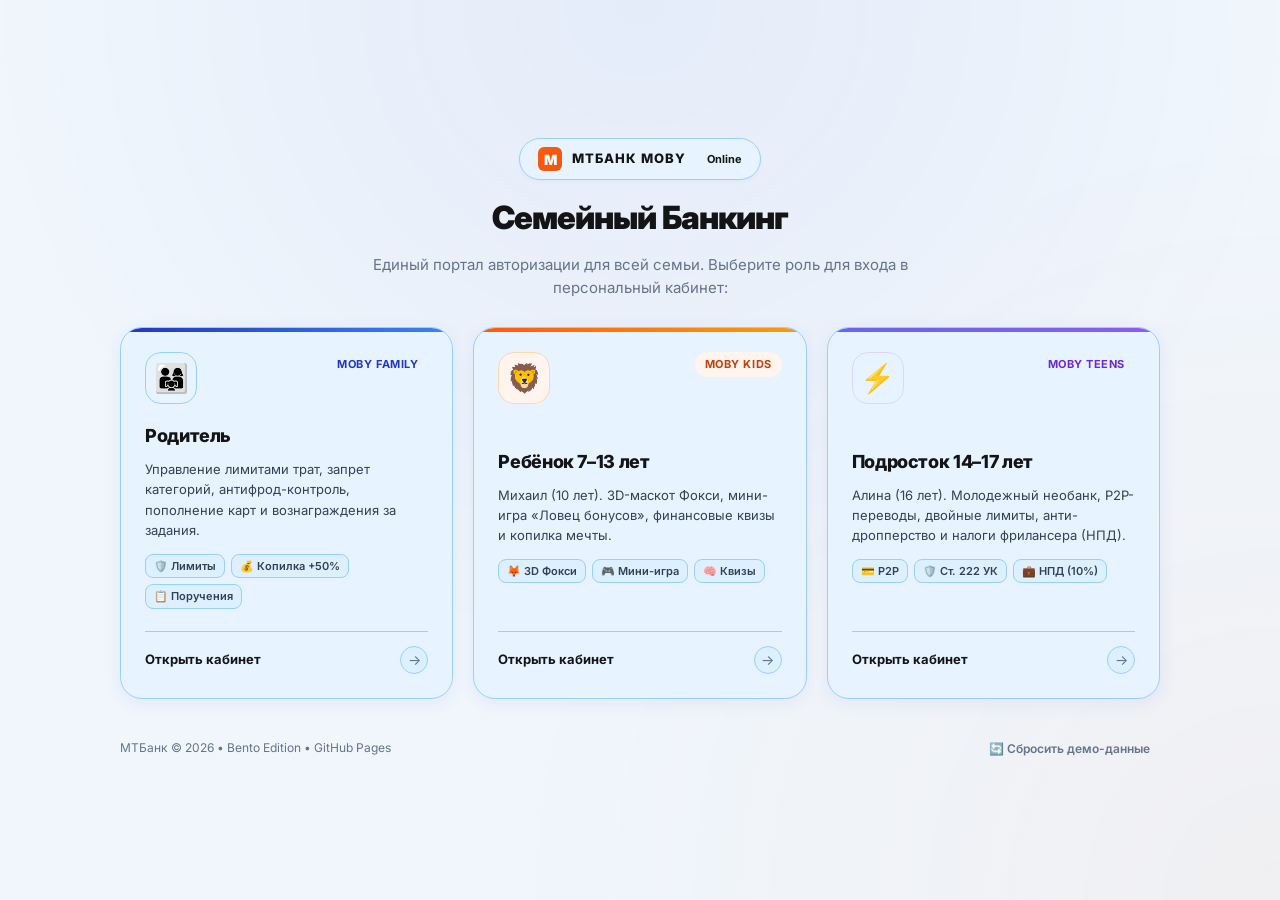
<file: index.html>
<!DOCTYPE html>
<html lang="ru">
<head>
  <meta charset="UTF-8">
  <meta name="viewport" content="width=device-width, initial-scale=1.0, maximum-scale=1.0, user-scalable=no">
  <title>Moby Family — Семейный банкинг нового поколения | МТБанк</title>
  <link rel="preconnect" href="https://fonts.googleapis.com">
  <link rel="preconnect" href="https://fonts.gstatic.com" crossorigin>
  <link href="https://fonts.googleapis.com/css2?family=Inter:wght@400;500;600;700;800;900&display=swap" rel="stylesheet">
  <script src="./moby_storage.js"></script>
  <style>
    :root {
      /* Brandbook Background & Base */
      --bg-page: #F0F6FC;
      --bg-surface: #E7F4FF; /* MT Cloud Blue - карточки синие/голубые */
      --bg-surface-subtle: #DDF0FF;
      --border-subtle: #97CFFF; /* MT Sky Blue */
      --border-hover: #2334C8;
      --text-primary: #141416;
      --text-secondary: #334155;
      --text-muted: #64748B;

      /* MTBank Brand Palette (60% Blue, 20% Orange, 20% Red) */
      --mt-blue: #2334C8;
      --mt-blue-light: #E7F4FF;
      --mt-blue-border: #97CFFF;
      --mt-orange: #FF5912;
      --mt-orange-light: #FFF4EE;
      --mt-orange-border: #FED7AA;
      --mt-red: #E42C26;
      --mt-red-light: #FEF2F2;
      --mt-red-border: #FECACA;
      --mt-cloud-blue: #E7F4FF;
      --mt-sky-blue: #97CFFF;
      --mt-soft-blue: #82AED3;
      --mt-white: #FFFFFF;
      --mt-black: #141416;

      --shadow-sm: 0 2px 4px rgba(35, 52, 200, 0.04);
      --shadow-bento: 0 4px 18px rgba(35, 52, 200, 0.07);
      --shadow-hover: 0 8px 24px -2px rgba(35, 52, 200, 0.15);
      --radius-card: 22px;
      --radius-btn: 14px;
    }

    * {
      box-sizing: border-box;
      margin: 0;
      padding: 0;
      font-family: 'Inter', -apple-system, BlinkMacSystemFont, 'Segoe UI', Roboto, sans-serif;
      -webkit-tap-highlight-color: transparent;
    }

    body {
      background-color: var(--bg-page);
      color: var(--text-primary);
      min-height: 100vh;
      display: flex;
      flex-direction: column;
      align-items: center;
      justify-content: center;
      padding: 32px 20px;
      line-height: 1.5;
      -webkit-font-smoothing: antialiased;
    }

    /* Subtle background grid pattern (Bento style) */
    body::before {
      content: '';
      position: fixed;
      inset: 0;
      background-image: 
        radial-gradient(circle at 50% 0%, rgba(35, 52, 200, 0.05) 0%, transparent 60%),
        radial-gradient(circle at 100% 100%, rgba(255, 89, 18, 0.04) 0%, transparent 50%);
      pointer-events: none;
      z-index: 0;
    }

    .portal-container {
      width: 100%;
      max-width: 1040px;
      z-index: 1;
      display: flex;
      flex-direction: column;
      gap: 28px;
    }

    /* Brand Header */
    .brand-header {
      text-align: center;
      display: flex;
      flex-direction: column;
      align-items: center;
      gap: 12px;
    }

    .brand-logo-badge {
      display: inline-flex;
      align-items: center;
      gap: 10px;
      background: var(--bg-surface);
      border: 1px solid var(--border-subtle);
      padding: 8px 18px;
      border-radius: 40px;
      box-shadow: var(--shadow-sm);
    }

    .logo-m {
      width: 24px;
      height: 24px;
      background: linear-gradient(135deg, var(--mt-orange) 0%, #EA580C 100%);
      color: white;
      font-weight: 900;
      font-size: 14px;
      display: flex;
      align-items: center;
      justify-content: center;
      border-radius: 6px;
    }

    .brand-title {
      font-size: 13px;
      font-weight: 800;
      letter-spacing: 1px;
      color: var(--text-primary);
      text-transform: uppercase;
    }

    .brand-status-dot {
      display: inline-flex;
      align-items: center;
      gap: 5px;
      font-size: 11px;
      color: var(--mt-green);
      font-weight: 700;
    }
    .brand-status-dot::before {
      content: '';
      width: 6px;
      height: 6px;
      background: var(--mt-green);
      border-radius: 50%;
    }

    .portal-heading {
      font-size: 32px;
      font-weight: 900;
      color: var(--text-primary);
      letter-spacing: -0.03em;
      margin-top: 2px;
    }

    .portal-subheading {
      font-size: 15px;
      color: var(--text-muted);
      max-width: 540px;
      line-height: 1.5;
    }

    /* Active Session Banner */
    .active-session-banner {
      background: var(--bg-surface);
      border: 1px solid var(--border-subtle);
      border-radius: 16px;
      padding: 14px 20px;
      display: none;
      align-items: center;
      justify-content: space-between;
      box-shadow: var(--shadow-sm);
      animation: fadeIn 0.3s ease;
    }

    .active-session-info {
      display: flex;
      align-items: center;
      gap: 12px;
    }

    .active-session-avatar {
      font-size: 26px;
      width: 44px;
      height: 44px;
      background: var(--mt-blue-light);
      border-radius: 12px;
      display: flex;
      align-items: center;
      justify-content: center;
    }

    .active-session-text {
      font-size: 12px;
      color: var(--text-muted);
      font-weight: 500;
    }

    .active-session-name {
      font-size: 15px;
      font-weight: 700;
      color: var(--text-primary);
    }

    .btn-session-continue {
      background: var(--mt-blue);
      color: white;
      border: none;
      border-radius: 10px;
      padding: 8px 16px;
      font-size: 13px;
      font-weight: 700;
      cursor: pointer;
      display: inline-flex;
      align-items: center;
      gap: 6px;
      transition: all 0.15s ease;
    }
    .btn-session-continue:hover {
      background: #1D2B99;
      transform: translateY(-1px);
    }

    /* Bento Grid for Roles */
    .bento-roles-grid {
      display: grid;
      grid-template-columns: repeat(3, 1fr);
      gap: 20px;
    }

    @media (max-width: 860px) {
      .bento-roles-grid {
        grid-template-columns: 1fr;
        gap: 14px;
      }
      .portal-heading {
        font-size: 26px;
      }
    }

    /* Bento Card */
    .bento-card {
      background: var(--bg-surface);
      border: 1.5px solid var(--border-subtle);
      border-radius: var(--radius-card);
      padding: 24px;
      cursor: pointer;
      position: relative;
      display: flex;
      flex-direction: column;
      justify-content: space-between;
      box-shadow: var(--shadow-bento);
      transition: all 0.22s cubic-bezier(0.16, 1, 0.3, 1);
      overflow: hidden;
    }

    .bento-card:hover {
      transform: translateY(-3px);
      box-shadow: var(--shadow-hover);
      border-color: var(--border-hover);
    }

    .bento-card:active {
      transform: scale(0.985);
    }

    /* Top Accent Line (Subtle Bento Brand Marker) */
    .bento-card-topbar {
      height: 4px;
      width: 100%;
      position: absolute;
      top: 0;
      left: 0;
      border-radius: var(--radius-card) var(--radius-card) 0 0;
    }
    .bento-card.role-parent .bento-card-topbar {
      background: linear-gradient(90deg, var(--mt-blue), #3B82F6);
    }
    .bento-card.role-kids .bento-card-topbar {
      background: linear-gradient(90deg, var(--mt-orange), #F59E0B);
    }
    .bento-card.role-teens .bento-card-topbar {
      background: linear-gradient(90deg, #6366F1, #8B5CF6);
    }

    .bento-card-header {
      display: flex;
      align-items: flex-start;
      justify-content: space-between;
      margin-bottom: 18px;
    }

    .bento-avatar-wrap {
      width: 52px;
      height: 52px;
      border-radius: 16px;
      display: flex;
      align-items: center;
      justify-content: center;
      font-size: 28px;
      border: 1px solid var(--border-subtle);
    }
    .role-parent .bento-avatar-wrap {
      background: var(--mt-blue-light);
      border-color: var(--mt-blue-border);
    }
    .role-kids .bento-avatar-wrap {
      background: var(--mt-orange-light);
      border-color: var(--mt-orange-border);
    }
    .role-teens .bento-avatar-wrap {
      background: var(--mt-purple-light);
      border-color: #DDD6FE;
    }

    .bento-role-pill {
      font-size: 11px;
      font-weight: 700;
      text-transform: uppercase;
      letter-spacing: 0.05em;
      padding: 4px 10px;
      border-radius: 20px;
    }
    .role-parent .bento-role-pill {
      background: var(--mt-blue-light);
      color: var(--mt-blue);
    }
    .role-kids .bento-role-pill {
      background: var(--mt-orange-light);
      color: #C2410C;
    }
    .role-teens .bento-role-pill {
      background: var(--mt-purple-light);
      color: #6D28D9;
    }

    .bento-card-body {
      display: flex;
      flex-direction: column;
      gap: 10px;
      margin-bottom: 22px;
    }

    .bento-card-title {
      font-size: 18px;
      font-weight: 800;
      color: var(--text-primary);
      letter-spacing: -0.02em;
    }

    .bento-card-desc {
      font-size: 13px;
      color: var(--text-secondary);
      line-height: 1.55;
      min-height: 60px;
    }

    /* Feature tags inside bento block */
    .bento-tags-row {
      display: flex;
      flex-wrap: wrap;
      gap: 6px;
      margin-top: 4px;
    }

    .bento-tag {
      font-size: 11px;
      font-weight: 600;
      background: var(--bg-surface-subtle);
      color: var(--text-secondary);
      border: 1px solid var(--border-subtle);
      padding: 3px 8px;
      border-radius: 8px;
    }

    .bento-card-footer {
      display: flex;
      align-items: center;
      justify-content: space-between;
      padding-top: 14px;
      border-top: 1px solid var(--border-subtle);
    }

    .bento-action-label {
      font-size: 13px;
      font-weight: 700;
      color: var(--text-primary);
      display: flex;
      align-items: center;
      gap: 6px;
    }
    .bento-card:hover .bento-action-label {
      color: var(--mt-blue);
    }

    .bento-arrow {
      width: 28px;
      height: 28px;
      border-radius: 50%;
      background: var(--bg-surface-subtle);
      border: 1px solid var(--border-subtle);
      display: flex;
      align-items: center;
      justify-content: center;
      font-size: 14px;
      color: var(--text-muted);
      transition: all 0.15s ease;
    }
    .bento-card:hover .bento-arrow {
      background: var(--mt-blue);
      color: white;
      border-color: var(--mt-blue);
      transform: translateX(2px);
    }

    /* Portal Footer */
    .portal-footer {
      display: flex;
      align-items: center;
      justify-content: space-between;
      flex-wrap: wrap;
      gap: 12px;
      font-size: 12px;
      color: var(--text-muted);
      padding-top: 8px;
    }

    .btn-reset-demo {
      background: none;
      border: none;
      color: var(--text-muted);
      font-size: 12px;
      font-weight: 600;
      cursor: pointer;
      display: flex;
      align-items: center;
      gap: 6px;
      padding: 6px 10px;
      border-radius: 8px;
      transition: all 0.15s ease;
    }
    .btn-reset-demo:hover {
      background: var(--bg-surface);
      color: var(--mt-orange);
    }

    /* ================= LIGHT BENTO PIN MODAL ================= */
    .pin-modal-backdrop {
      position: fixed;
      inset: 0;
      background: rgba(15, 23, 42, 0.45);
      backdrop-filter: blur(8px);
      z-index: 100;
      display: none;
      align-items: center;
      justify-content: center;
      padding: 20px;
      animation: fadeIn 0.2s ease;
    }

    .pin-modal-dialog {
      background: var(--bg-surface);
      border: 1px solid var(--border-subtle);
      border-radius: 26px;
      width: 100%;
      max-width: 380px;
      padding: 28px 24px 22px;
      text-align: center;
      position: relative;
      box-shadow: 0 20px 40px -8px rgba(0, 0, 0, 0.15);
      animation: popIn 0.22s cubic-bezier(0.16, 1, 0.3, 1);
    }

    .pin-modal-close {
      position: absolute;
      top: 16px;
      right: 16px;
      width: 32px;
      height: 32px;
      border-radius: 50%;
      background: var(--bg-surface-subtle);
      border: 1px solid var(--border-subtle);
      color: var(--text-muted);
      font-size: 14px;
      cursor: pointer;
      display: flex;
      align-items: center;
      justify-content: center;
      transition: all 0.15s ease;
    }
    .pin-modal-close:hover {
      background: #E2E8F0;
      color: var(--text-primary);
    }

    .pin-modal-role-icon {
      font-size: 40px;
      margin-bottom: 8px;
    }

    .pin-modal-title {
      font-size: 19px;
      font-weight: 800;
      color: var(--text-primary);
      margin-bottom: 4px;
      letter-spacing: -0.02em;
    }

    .pin-modal-subtitle {
      font-size: 12.5px;
      color: var(--text-muted);
      margin-bottom: 14px;
    }

    .pin-helper-badge {
      display: inline-flex;
      align-items: center;
      gap: 6px;
      background: #FFF7ED;
      border: 1px solid #FED7AA;
      color: #9A3412;
      font-size: 12px;
      font-weight: 700;
      padding: 6px 14px;
      border-radius: 20px;
      margin-bottom: 18px;
    }

    .pin-dots-row {
      display: flex;
      justify-content: center;
      gap: 14px;
      margin-bottom: 16px;
    }

    .pin-dot {
      width: 16px;
      height: 16px;
      border-radius: 50%;
      background: var(--bg-surface-subtle);
      border: 2px solid var(--border-subtle);
      transition: all 0.15s cubic-bezier(0.16, 1, 0.3, 1);
    }

    .pin-dot.filled {
      background: var(--mt-orange);
      border-color: var(--mt-orange);
      box-shadow: 0 0 12px rgba(255, 89, 18, 0.4);
      transform: scale(1.15);
    }

    .pin-error-message {
      font-size: 12px;
      font-weight: 700;
      min-height: 18px;
      margin-bottom: 12px;
      transition: opacity 0.2s ease;
    }

    .pin-numpad {
      display: grid;
      grid-template-columns: repeat(3, 1fr);
      gap: 10px;
      margin-bottom: 16px;
    }

    .num-btn {
      background: var(--bg-surface-subtle);
      border: 1px solid var(--border-subtle);
      border-radius: var(--radius-btn);
      color: var(--text-primary);
      font-size: 20px;
      font-weight: 700;
      padding: 13px 0;
      cursor: pointer;
      transition: all 0.12s ease;
    }
    .num-btn:hover {
      background: #E2E8F0;
    }
    .num-btn:active {
      background: #CBD5E1;
      transform: scale(0.96);
    }
    .num-btn.btn-action {
      font-size: 14px;
      font-weight: 700;
      color: var(--text-muted);
    }

    .btn-quick-pin {
      width: 100%;
      background: linear-gradient(135deg, var(--mt-orange) 0%, #EA580C 100%);
      color: white;
      border: none;
      border-radius: var(--radius-btn);
      padding: 12px;
      font-size: 13.5px;
      font-weight: 800;
      cursor: pointer;
      display: flex;
      align-items: center;
      justify-content: center;
      gap: 6px;
      box-shadow: 0 4px 14px rgba(255, 89, 18, 0.3);
      transition: all 0.15s ease;
    }
    .btn-quick-pin:hover {
      transform: translateY(-1px);
      box-shadow: 0 6px 18px rgba(255, 89, 18, 0.4);
    }
    .btn-quick-pin:active {
      transform: scale(0.98);
    }

    @keyframes shake {
      0%, 100% { transform: translateX(0); }
      20%, 60% { transform: translateX(-8px); }
      40%, 80% { transform: translateX(8px); }
    }
    .shake {
      animation: shake 0.35s ease;
    }

    @keyframes fadeIn {
      from { opacity: 0; }
      to { opacity: 1; }
    }
    @keyframes popIn {
      from { opacity: 0; transform: scale(0.94); }
      to { opacity: 1; transform: scale(1); }
    }
  </style>
</head>
<body>

  <div class="portal-container">

    <!-- Top Brand Header -->
    <header class="brand-header">
      <div class="brand-logo-badge">
        <div class="logo-m">M</div>
        <span class="brand-title">МТБанк Moby</span>
        <span class="brand-status-dot">Online</span>
      </div>
      <h1 class="portal-heading">Семейный Банкинг</h1>
      <p class="portal-subheading">
        Единый портал авторизации для всей семьи. Выберите роль для входа в персональный кабинет:
      </p>
    </header>

    <!-- Active Session Banner (if already logged in) -->
    <div id="activeSessionBanner" class="active-session-banner">
      <div class="active-session-info">
        <div class="active-session-avatar" id="activeSessionAvatar">👨‍👩‍👧</div>
        <div>
          <div class="active-session-text">Активная сессия:</div>
          <div class="active-session-name" id="activeSessionName">Родитель</div>
        </div>
      </div>
      <button type="button" class="btn-session-continue" onclick="continueActiveSession()">
        <span>Войти</span> <span>→</span>
      </button>
    </div>

    <!-- 3 Role Selection Bento Cards -->
    <div class="bento-roles-grid">

      <!-- 1. РОДИТЕЛЬ -->
      <div class="bento-card role-parent" onclick="openPinModal('parent')">
        <div class="bento-card-topbar"></div>
        <div class="bento-card-header">
          <div class="bento-avatar-wrap">👨‍👩‍👧</div>
          <span class="bento-role-pill">Moby Family</span>
        </div>
        <div class="bento-card-body">
          <h2 class="bento-card-title">Родитель</h2>
          <p class="bento-card-desc">
            Управление лимитами трат, запрет категорий, антифрод-контроль, пополнение карт и вознаграждения за задания.
          </p>
          <div class="bento-tags-row">
            <span class="bento-tag">🛡️ Лимиты</span>
            <span class="bento-tag">💰 Копилка +50%</span>
            <span class="bento-tag">📋 Поручения</span>
          </div>
        </div>
        <div class="bento-card-footer">
          <span class="bento-action-label">Открыть кабинет</span>
          <div class="bento-arrow">→</div>
        </div>
      </div>

      <!-- 2. РЕБЕНОК (7-13 ЛЕТ) -->
      <div class="bento-card role-kids" onclick="openPinModal('child_1')">
        <div class="bento-card-topbar"></div>
        <div class="bento-card-header">
          <div class="bento-avatar-wrap">🦁</div>
          <span class="bento-role-pill">Moby Kids</span>
        </div>
        <div class="bento-card-body">
          <h2 class="bento-card-title">Ребёнок 7–13 лет</h2>
          <p class="bento-card-desc">
            Михаил (10 лет). 3D-маскот Фокси, мини-игра «Ловец бонусов», финансовые квизы и копилка мечты.
          </p>
          <div class="bento-tags-row">
            <span class="bento-tag">🦊 3D Фокси</span>
            <span class="bento-tag">🎮 Мини-игра</span>
            <span class="bento-tag">🧠 Квизы</span>
          </div>
        </div>
        <div class="bento-card-footer">
          <span class="bento-action-label">Открыть кабинет</span>
          <div class="bento-arrow">→</div>
        </div>
      </div>

      <!-- 3. ПОДРОСТОК (14-17 ЛЕТ) -->
      <div class="bento-card role-teens" onclick="openPinModal('teen_1')">
        <div class="bento-card-topbar"></div>
        <div class="bento-card-header">
          <div class="bento-avatar-wrap">⚡</div>
          <span class="bento-role-pill">Moby Teens</span>
        </div>
        <div class="bento-card-body">
          <h2 class="bento-card-title">Подросток 14–17 лет</h2>
          <p class="bento-card-desc">
            Алина (16 лет). Молодежный необанк, P2P-переводы, двойные лимиты, анти-дропперство и налоги фрилансера (НПД).
          </p>
          <div class="bento-tags-row">
            <span class="bento-tag">💳 P2P</span>
            <span class="bento-tag">🛡️ Ст. 222 УК</span>
            <span class="bento-tag">💼 НПД (10%)</span>
          </div>
        </div>
        <div class="bento-card-footer">
          <span class="bento-action-label">Открыть кабинет</span>
          <div class="bento-arrow">→</div>
        </div>
      </div>

    </div>

    <!-- Portal Footer -->
    <footer class="portal-footer">
      <span>МТБанк © 2026 • Bento Edition • GitHub Pages</span>
      <button type="button" class="btn-reset-demo" onclick="handleResetDemo()">
        🔄 Сбросить демо-данные
      </button>
    </footer>

  </div>


  <!-- ================= PIN AUTH MODAL (LIGHT BENTO) ================= -->
  <div id="pinModal" class="pin-modal-backdrop" onclick="onBackdropClick(event)">
    <div class="pin-modal-dialog" id="pinModalDialog">
      <button class="pin-modal-close" onclick="closePinModal()">✕</button>

      <div class="pin-modal-role-icon" id="pinModalAvatar">👨‍👩‍👧</div>
      <div class="pin-modal-title" id="pinModalTitle">Кабинет Родителя</div>
      <div class="pin-modal-subtitle">Введите 4 цифры ПИН-кода для авторизации</div>

      <!-- Helper Hint: Default PIN 1111 -->
      <div class="pin-helper-badge">
        <span>💡</span>
        <span>Пароль по умолчанию: <strong>1111</strong></span>
      </div>

      <!-- 4 PIN Dots -->
      <div class="pin-dots-row">
        <div class="pin-dot" id="dot-0"></div>
        <div class="pin-dot" id="dot-1"></div>
        <div class="pin-dot" id="dot-2"></div>
        <div class="pin-dot" id="dot-3"></div>
      </div>

      <div class="pin-error-message" id="pinErrorMessage"></div>

      <!-- On-Screen Keypad -->
      <div class="pin-numpad">
        <button type="button" class="num-btn" onclick="enterPinDigit('1')">1</button>
        <button type="button" class="num-btn" onclick="enterPinDigit('2')">2</button>
        <button type="button" class="num-btn" onclick="enterPinDigit('3')">3</button>
        <button type="button" class="num-btn" onclick="enterPinDigit('4')">4</button>
        <button type="button" class="num-btn" onclick="enterPinDigit('5')">5</button>
        <button type="button" class="num-btn" onclick="enterPinDigit('6')">6</button>
        <button type="button" class="num-btn" onclick="enterPinDigit('7')">7</button>
        <button type="button" class="num-btn" onclick="enterPinDigit('8')">8</button>
        <button type="button" class="num-btn" onclick="enterPinDigit('9')">9</button>
        <button type="button" class="num-btn btn-action" onclick="clearPin()">C</button>
        <button type="button" class="num-btn" onclick="enterPinDigit('0')">0</button>
        <button type="button" class="num-btn btn-action" onclick="backspacePin()">⌫</button>
      </div>

      <!-- 1-Click Fast Login for Judges -->
      <button type="button" class="btn-quick-pin" id="quick-login-btn" onclick="quickFillAndLogin()">
        <span>⚡</span>
        <span>Войти с паролем 1111</span>
      </button>

    </div>
  </div>

  <script>
    let selectedTargetRole = 'parent';
    let enteredPin = '';

    const ROLE_CONFIG = {
      parent: {
        title: 'Кабинет Родителя',
        avatar: '👨‍👩‍👧',
        targetUrl: './parent.html'
      },
      child_1: {
        title: 'Moby Kids (Михаил, 10 лет)',
        avatar: '🦁',
        targetUrl: './kids.html'
      },
      child7: {
        title: 'Moby Kids (Михаил, 10 лет)',
        avatar: '🦁',
        targetUrl: './kids.html'
      },
      kids: {
        title: 'Moby Kids (Михаил, 10 лет)',
        avatar: '🦁',
        targetUrl: './kids.html'
      },
      teen_1: {
        title: 'Moby Teens (Алина, 16 лет)',
        avatar: '⚡',
        targetUrl: './teens.html'
      },
      child14: {
        title: 'Moby Teens (Алина, 16 лет)',
        avatar: '⚡',
        targetUrl: './teens.html'
      },
      teens: {
        title: 'Moby Teens (Алина, 16 лет)',
        avatar: '⚡',
        targetUrl: './teens.html'
      }
    };

    document.addEventListener('DOMContentLoaded', () => {
      checkActiveSession();

      // Keyboard support
      window.addEventListener('keydown', (e) => {
        const modal = document.getElementById('pinModal');
        if (modal.style.display !== 'flex') return;

        if (e.key >= '0' && e.key <= '9') {
          enterPinDigit(e.key);
        } else if (e.key === 'Backspace') {
          backspacePin();
        } else if (e.key === 'Escape') {
          closePinModal();
        } else if (e.key === 'Enter') {
          if (enteredPin.length === 4) verifyPin();
        }
      });
    });

    function checkActiveSession() {
      const currentRole = MobyStorage.getCurrentUser();
      if (currentRole && ROLE_CONFIG[currentRole]) {
        const cfg = ROLE_CONFIG[currentRole];
        const banner = document.getElementById('activeSessionBanner');
        const avatarEl = document.getElementById('activeSessionAvatar');
        const nameEl = document.getElementById('activeSessionName');
        if (banner && avatarEl && nameEl) {
          avatarEl.textContent = cfg.avatar;
          nameEl.textContent = cfg.title;
          banner.style.display = 'flex';
        }
      }
    }

    function continueActiveSession() {
      const currentRole = MobyStorage.getCurrentUser();
      if (currentRole && ROLE_CONFIG[currentRole]) {
        window.location.href = ROLE_CONFIG[currentRole].targetUrl;
      }
    }

    function openPinModal(role) {
      selectedTargetRole = role;
      enteredPin = '';
      updatePinDots();

      const cfg = ROLE_CONFIG[role] || ROLE_CONFIG.parent;
      document.getElementById('pinModalAvatar').textContent = cfg.avatar;
      document.getElementById('pinModalTitle').textContent = cfg.title;
      document.getElementById('pinErrorMessage').textContent = '';

      const modal = document.getElementById('pinModal');
      modal.style.display = 'flex';
    }

    function closePinModal() {
      const modal = document.getElementById('pinModal');
      modal.style.display = 'none';
      enteredPin = '';
    }

    function onBackdropClick(e) {
      if (e.target.id === 'pinModal') {
        closePinModal();
      }
    }

    function enterPinDigit(digit) {
      if (enteredPin.length < 4) {
        enteredPin += digit;
        updatePinDots();
        if (enteredPin.length === 4) {
          setTimeout(verifyPin, 100);
        }
      }
    }

    function backspacePin() {
      if (enteredPin.length > 0) {
        enteredPin = enteredPin.slice(0, -1);
        updatePinDots();
        document.getElementById('pinErrorMessage').textContent = '';
      }
    }

    function clearPin() {
      enteredPin = '';
      updatePinDots();
      document.getElementById('pinErrorMessage').textContent = '';
    }

    function updatePinDots() {
      for (let i = 0; i < 4; i++) {
        const dot = document.getElementById(`dot-${i}`);
        if (dot) {
          dot.classList.toggle('filled', i < enteredPin.length);
        }
      }
    }

    function verifyPin() {
      const result = MobyStorage.login(selectedTargetRole, enteredPin);
      if (result.success) {
        document.getElementById('pinErrorMessage').style.color = '#10B981';
        document.getElementById('pinErrorMessage').textContent = '✓ Успешный вход! Открытие кабинета...';
        setTimeout(() => {
          window.location.href = ROLE_CONFIG[selectedTargetRole].targetUrl;
        }, 300);
      } else {
        const dialog = document.getElementById('pinModalDialog');
        dialog.classList.remove('shake');
        void dialog.offsetWidth; // trigger reflow
        dialog.classList.add('shake');

        document.getElementById('pinErrorMessage').style.color = '#EF4444';
        document.getElementById('pinErrorMessage').textContent = result.message || 'Неверный ПИН-код! (по умолчанию 1111)';
        enteredPin = '';
        setTimeout(updatePinDots, 200);
      }
    }

    function quickFillAndLogin() {
      enteredPin = '1111';
      updatePinDots();
      verifyPin();
    }

    function handleResetDemo() {
      if (confirm('Сбросить все демо-данные к исходному состоянию?')) {
        MobyStorage.resetDemo();
        alert('Демо-данные успешно сброшены к начальным значениям!');
        window.location.reload();
      }
    }
  </script>
</body>
</html>
</file>
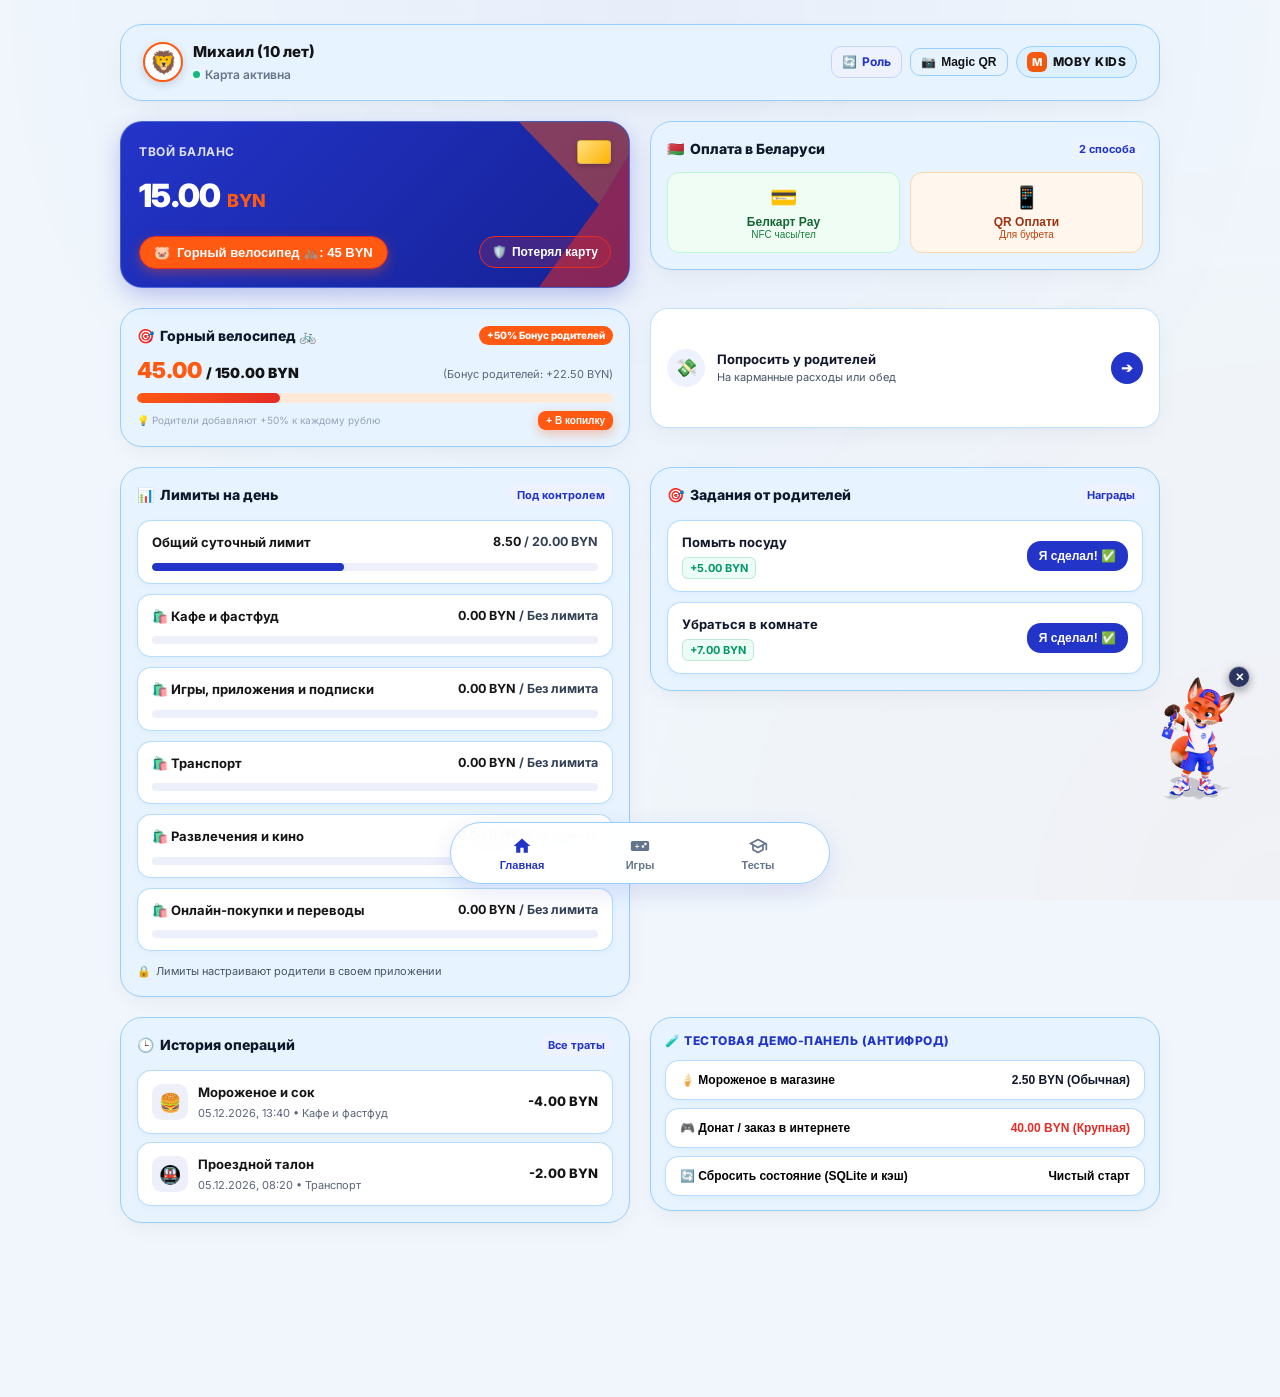
<file: kids.html>
<!DOCTYPE html>
<html lang="ru">
<head>
  <meta charset="UTF-8">
  <meta name="viewport" content="width=device-width, initial-scale=1.0, maximum-scale=1.0, user-scalable=no">
  <title>MTBank Moby Kids — Мобильный детский банкинг</title>
  <link rel="preconnect" href="https://fonts.googleapis.com">
  <link rel="preconnect" href="https://fonts.gstatic.com" crossorigin>
  <link href="https://fonts.googleapis.com/css2?family=Inter:wght@400;500;600;700;800&display=swap" rel="stylesheet">
  <link rel="stylesheet" href="./kids.css">
  <script src="./moby_storage.js"></script>
  <script type="module" src="./model-viewer.min.js"></script>
</head>
<body>

  <!-- Смартфон-оболочка (Mockup Frame) -->
  
  <div class="mobile-app-container">
    <!-- Вырез спикера -->
    <div class="phone-notch">
      <div class="speaker-pill"></div>
    </div>

    <!-- 1. Фирменная шапка МТБанк (MT Blue #2334C8 + Лучи бренда) -->
    <header class="app-header">
      <svg class="brand-rays-svg" viewBox="0 0 180 80" preserveAspectRatio="none">
        <polygon points="40,0 180,0 135,45" class="ray-upper"/>
        <polygon points="135,45 180,0 180,80 75,80" class="ray-lower"/>
      </svg>

      <div class="header-row">
        <div class="header-user-info">
          <div class="child-avatar-wrap">👦</div>
          <div class="user-titles">
            <span class="user-name-badge">Михаил (10 лет)</span>
            <span class="card-status-pill">
              <span class="card-status-dot" id="header-card-dot"></span>
              <span id="header-card-status">Карта активна</span>
            </span>
          </div>
        </div>

        <div class="header-actions-group">
          <a href="./index.html" class="header-action-btn btn-role-pill" title="Сменить роль или выйти в портал">
            <span>🔄</span> <span class="action-btn-text">Роль</span>
          </a>
          <button type="button" id="btn-child-magic-qr" class="header-action-btn btn-qr-pill" title="Сканировать Magic QR родителя" onclick="openMagicQrScannerModal()">
            <span>📷</span> <span><span class="hide-mobile-word">Magic </span>QR</span>
          </button>
          <div class="mtb-mini-logo-pill">
            <div class="mtb-logo-symbol">M</div>
            <span class="mtb-logo-text"><span class="hide-mobile-word">Moby </span>Kids</span>
          </div>
        </div>
      </div>
    </header>

    <!-- 2. Скроллируемая область контента -->
    <main class="app-scroll-content">
      
      <!-- ВКЛАДКА 1: ГЛАВНАЯ (АКТИВНА ПО УМОЛЧАНИЮ) -->
      <section class="tab-pane active" id="pane-home">
        
        <!-- А. Hero-карточка счета ребенка -->
        <div class="card-hero bento-span-6">
          <svg class="card-hero-rays" viewBox="0 0 170 100" preserveAspectRatio="none">
            <polygon points="40,0 170,0 120,50" fill="#FF5912" opacity="0.55"/>
            <polygon points="120,50 170,0 170,100 60,100" fill="#E42C26" opacity="0.65"/>
          </svg>

          <div class="card-hero-header">
            <span class="card-hero-label">Твой баланс</span>
            <div class="card-hero-chip"></div>
          </div>

          <div class="card-hero-balance-wrap">
            <div class="card-hero-amount">
              <span class="balance-val" id="current-balance-text">25.50</span>
              <span class="card-hero-currency">BYN</span>
            </div>
          </div>

          <div class="card-hero-actions">
            <!-- Кнопка Копилки прямо на карточке счета -->
            <button class="btn-piggy-badge" id="btn-open-piggy">
              <span>🐷</span>
              <span id="card-piggy-preview">Копилка: 68.00 BYN</span>
            </button>

            <!-- Кнопка экстренной блокировки «Потерял карту» (#E42C26) -->
            <button class="btn-lost-card" id="btn-lost-card">
              <span>🛡️</span>
              <span>Потерял карту</span>
            </button>
          </div>
        </div>

        <!-- ТРОЙНОЙ ПЛАТЕЖНЫЙ РЕЛЬС В БЕЛАРУСИ -->
        <div class="card-section bento-span-6" style="padding: 16px;">
          <div class="section-header-row" style="margin-bottom: 12px;">
            <span class="section-title">
              <span>🇧🇾</span> Оплата в Беларуси
            </span>
            <span class="section-badge-info" style="background:#EBF3FF; color:#2334C8;">2 способа</span>
          </div>
          <div style="display:grid; grid-template-columns: 1fr 1fr; gap: 10px;">
            <button type="button" class="btn-rail-action" onclick="alert('🟢 БЕЛКАРТ Pay активен!\nПоднесите смартфон или смарт-часы к любому POS-терминалу РБ.')" style="background:#F0FDF4; border:1px solid #BBF7D0; border-radius:12px; padding:12px 6px; text-align:center; cursor:pointer;">
              <div style="font-size:22px; margin-bottom:4px;">💳</div>
              <div style="font-size:12px; font-weight:800; color:#166534;">Белкарт Pay</div>
              <div style="font-size:10px; color:#15803D;">NFC часы/тел</div>
            </button>
            <button type="button" class="btn-rail-action" onclick="alert('🟠 QR «Оплати» сгенерирован!\nПокажите на кассе школьного буфета для мгновенной оплаты обеда.')" style="background:#FFF7ED; border:1px solid #FED7AA; border-radius:12px; padding:12px 6px; text-align:center; cursor:pointer;">
              <div style="font-size:22px; margin-bottom:4px;">📱</div>
              <div style="font-size:12px; font-weight:800; color:#9A3412;">QR Оплати</div>
              <div style="font-size:10px; color:#C2410C;">Для буфета</div>
            </button>
          </div>
        </div>

        <!-- КОПИЛКА МЕЧТЫ С РОДИТЕЛЬСКИМ СОФИНАНСИРОВАНИЕМ -->
        <div class="card-section bento-span-6" style="padding: 16px; background: linear-gradient(135deg, #FFF8F5 0%, #FFFFFF 100%); border: 1px solid #FFEDD5;">
          <div class="section-header-row" style="margin-bottom: 8px;">
            <span class="section-title">
              <span>🎯</span> <span id="home-piggy-name">Копилка: Горный велосипед 🚲</span>
            </span>
            <span id="home-piggy-match-badge" style="font-size:10px; background:#FF5912; color:white; padding:2px 8px; border-radius:10px; font-weight:800;">
              +50% Бонус родителей
            </span>
          </div>
          <div style="display:flex; justify-content:space-between; align-items:baseline; margin-bottom:6px;">
            <div style="font-size:22px; font-weight:900; color:#FF5912;">
              <span id="home-piggy-saved">45.00</span> <span style="font-size:14px; color:#141416;">/ <span id="home-piggy-goal">150.00</span> BYN</span>
            </div>
            <div style="font-size:11px; color:#5A6578;" id="home-piggy-bonus-sub">
              (Бонус родителей: +22.50 BYN)
            </div>
          </div>
          <div class="progress-track" style="height:10px; border-radius:5px; background:#FFEAD9; margin-bottom:8px;">
            <div class="progress-fill" id="home-piggy-fill" style="width: 30%; background:linear-gradient(90deg, #FF5912, #E42C26); height:100%; border-radius:5px;"></div>
          </div>
          <div style="display:flex; justify-content:space-between; align-items:center;">
            <span style="font-size:10px; color:#94A3B8;" id="home-piggy-hint-text">💡 Родители добавляют +50% к каждому рублю</span>
            <button type="button" class="btn-piggy-badge" id="btn-quick-piggy-topup" style="padding:4px 8px; font-size:10px; background:#FF5912; color:white; border:none; border-radius:8px; cursor:pointer; font-weight:700;">
              + В копилку
            </button>
          </div>
        </div>

        <div class="ask-parents-bar bento-span-6" id="btn-open-ask-parents">
          <div class="ask-parents-left">
            <div class="ask-icon-badge">💸</div>
            <div>
              <div class="ask-text-title">Попросить у родителей</div>
              <div class="ask-text-subtitle">На карманные расходы или обед</div>
            </div>
          </div>
          <button class="btn-ask-arrow">➔</button>
        </div>

        <!-- В. Блок лимитов с прогресс-барами -->
        <div class="card-section bento-span-6">
          <div class="section-header-row">
            <span class="section-title">
              <span>📊</span> Лимиты на день
            </span>
            <span class="section-badge-info">Под контролем</span>
          </div>

          <div class="limits-list" id="child-limits-container">
            <!-- 1. Общий суточный -->
            <div class="limit-item">
              <div class="limit-top-row">
                <span class="limit-name">Общий суточный лимит</span>
                <span class="limit-values">
                  <strong id="limit-total-spent">0.00</strong> / <span id="limit-total-max">20.00</span> BYN
                </span>
              </div>
              <div class="progress-track">
                <div class="progress-fill blue" id="limit-total-bar" style="width: 0%;"></div>
              </div>
            </div>
          </div>

          <div class="limits-footer-note">
            <span>🔒</span> Лимиты настраивают родители в своем приложении
          </div>
        </div>

        <!-- Г. Задания от родителей (Chore & Reward) -->
        <div class="card-section bento-span-6">
          <div class="section-header-row">
            <span class="section-title">
              <span>🎯</span> Задания от родителей
            </span>
            <span class="section-badge-info">Награды</span>
          </div>

          <div class="tasks-list" id="tasks-list-container">
            <div style="font-size: 12px; color: #5A6578; text-align: center; padding: 16px; background: rgba(35, 52, 200, 0.04); border-radius: 12px; border: 1px dashed rgba(35, 52, 200, 0.2);">
              Пока нет заданий от родителей. Как только мама или папа добавят задание, оно появится здесь! 🎯
            </div>
          </div>
        </div>

        <!-- Д. История операций -->
        <div class="card-section bento-span-6">
          <div class="section-header-row">
            <span class="section-title">
              <span>🕒</span> История операций
            </span>
            <span class="section-badge-info" id="child-tx-badge">Все траты</span>
          </div>

          <div class="transactions-list" id="child-transactions-container">
            <div style="font-size: 12px; color: #5A6578; text-align: center; padding: 16px; background: rgba(35, 52, 200, 0.04); border-radius: 12px; border: 1px dashed rgba(35, 52, 200, 0.2);">
              Пока нет операций по карте. Первые покупки появятся здесь 💳
            </div>
          </div>
        </div>

        <!-- Е. Тестовая панель имитации покупок (Антифрод скоринг для жюри) -->
        <div class="demo-purchases-card bento-span-6">
          <div class="demo-header-title">🧪 Тестовая демо-панель (Антифрод)</div>
          <div class="demo-buttons-col">
            <!-- Покупка 1: Обычная (2.50 BYN) -->
            <button class="btn-demo-buy" id="btn-buy-icecream">
              <span>🍦 Мороженое в магазине</span>
              <span class="demo-btn-amount">2.50 BYN (Обычная)</span>
            </button>

            <!-- Покупка 2: Подозрительная (40.00 BYN) -->
            <button class="btn-demo-buy suspicious" id="btn-buy-suspicious">
              <span>🎮 Донат / заказ в интернете</span>
              <span class="demo-btn-amount">40.00 BYN (Крупная)</span>
            </button>

            <!-- Кнопка 3: Сброс прогресса в SQLite -->
            <button class="btn-demo-buy" id="btn-demo-reset-all" style="border: 1px dashed #CBD5E1; background: #F8FAFC;">
              <span>🔄 Сбросить состояние (SQLite и кэш)</span>
              <span class="demo-btn-amount" style="color: var(--color-blue);">Чистый старт</span>
            </button>
          </div>
        </div>

      </section>

      <!-- ВКЛАДКА 2: ИГРЫ -->
      <section class="tab-pane" id="pane-games">
        <div class="pane-top-header">
          <button class="btn-back-home font-accent" id="btn-back-from-game">
            <svg viewBox="0 0 24 24"><path d="M20 11H7.83l5.59-5.59L12 4l-8 8 8 8 1.41-1.41L7.83 13H20v-2z"/></svg>
            <span>На главную</span>
          </button>
          <span class="pane-header-title font-accent">Ловец бонусов</span>
          <span class="pane-badge-bonus-limit" id="game-daily-limit-badge" style="font-size:11px; font-weight:800; background:rgba(255,89,18,0.12); color:#FF5912; border:1px solid rgba(255,89,18,0.3); padding:3px 7px; border-radius:12px; white-space:nowrap;">🎁 0/3 в день</span>
          <span class="pane-badge-live">LIVE 🎮</span>
        </div>

        <div class="game-viewport-card">
          <div class="canvas-container">
            <canvas id="game-canvas" width="400" height="550"></canvas>

            <!-- Модальное окно Game Over -->
            <div class="game-modal-overlay" id="game-over-modal">
              <div class="game-modal-card">
                <div class="modal-icon-header">
                  <svg viewBox="0 0 24 24"><path d="M19 5H17V3H7V5H5C3.9 5 3 5.9 3 7V9C3 11.2 4.8 13 7 13.1C7.8 14.8 9.3 16.1 11 16.7V19H8V21H16V19H13V16.7C14.7 16.1 16.2 14.8 17 13.1C19.2 13 21 11.2 21 9V7C21 5.9 20.1 5 19 5ZM5 9V7H7V11C5.9 11 5 10.1 5 9ZM19 9C19 10.1 18.1 11 17 11V7H19V9Z"/></svg>
                </div>
                <h3 class="font-accent" id="modal-game-over-title">Игра окончена!</h3>
                <p class="modal-subtitle" id="modal-game-over-subtitle">Все заработанные награды сохранены в базе</p>
                
                <div class="modal-stats-box">
                  <div class="modal-stat-item">
                    <span class="val" id="modal-final-score">0</span>
                    <span class="lbl">Очки</span>
                  </div>
                  <div class="modal-stat-item">
                    <span class="val orange" id="modal-coins-earned">+0</span>
                    <span class="lbl">Монеты</span>
                  </div>
                </div>

                <div class="modal-sync-badge">
                  <svg viewBox="0 0 24 24"><path d="M12 2C6.48 2 2 6.48 2 12s4.48 10 10 10 10-4.48 10-10S17.52 2 12 2zm-2 15l-5-5 1.41-1.41L10 14.17l7.59-7.59L19 8l-9 9z"/></svg>
                  Синхронизировано с банком (SQLite)
                </div>

                <div class="modal-actions">
                  <button class="btn-primary-mtb font-accent" id="btn-play-again">Сыграть снова 🚀</button>
                  <button class="btn-orange-mtb font-accent" id="btn-go-to-quizzes">Перейти к тестам 🧠</button>
                </div>
              </div>
            </div>
          </div>

          <div class="game-controls-bar">
            <button class="btn-game primary font-accent" id="btn-start-game">▶ Старт</button>
            <button class="btn-game secondary font-accent" id="btn-pause-game">⏸ Пауза</button>
          </div>
          <div class="game-instruction-hint">Двигай палец или мышку по экрану, чтобы управлять Moby</div>
        </div>
      </section>

      <!-- ВКЛАДКА 3: ТЕСТЫ -->
      <section class="tab-pane" id="pane-quizzes">
        <div class="pane-top-header">
          <button class="btn-back-home font-accent" id="btn-back-from-quiz">
            <svg viewBox="0 0 24 24"><path d="M20 11H7.83l5.59-5.59L12 4l-8 8 8 8 1.41-1.41L7.83 13H20v-2z"/></svg>
            <span>На главную</span>
          </button>
          <span class="pane-header-title font-accent">Moby Quiz Hub</span>
          <span class="pane-badge-live">QUIZ 🧠</span>
        </div>

        <div id="quiz-container"></div>
      </section>

    </main>

    
    <!-- МОДАЛКА: СКАНИРОВАНИЕ MAGIC QR РОДИТЕЛЯ -->
    <div class="modal-overlay" id="modal-magic-qr-scanner" style="display:none; position:fixed; inset:0; background:rgba(15,23,42,0.45); backdrop-filter:blur(8px); z-index:2000; align-items:center; justify-content:center; padding:16px;">
      <div class="modal-box" style="text-align:center; position:relative; max-width:360px; width:100%; padding:24px;">
        <button type="button" class="modal-close-btn" onclick="closeMagicQrScannerModal()">✕</button>

        <div style="font-size:18px; font-weight:800; color:var(--text-primary); margin-bottom:4px;">📷 Сканер QR-платежей KPOK</div>
        <div style="font-size:12px; color:var(--text-secondary); margin-bottom:14px;">Оплата по стандарту KPOK и авторизация без СДБО (ст. 27 ГК РБ)</div>

        <!-- Видоискатель камеры (визуализация сканера) -->
        <div style="width:190px; height:190px; margin:0 auto 16px; border:2px dashed var(--color-blue); border-radius:16px; position:relative; overflow:hidden; background:var(--bg-surface-subtle); display:flex; align-items:center; justify-content:center;">
          <div style="position:absolute; left:0; right:0; height:3px; background:#38BDF8; box-shadow:0 0 10px #38BDF8; animation:qrScanLaser 2s ease-in-out infinite;"></div>
          <div style="font-size:42px; opacity:0.85;">📱</div>
        </div>

        <button type="button" class="btn-primary-modal font-accent" onclick="completeSimulatedQrScan()">
          ⚡ Распознать QR код родителя
        </button>

        <div style="margin-top:10px; font-size:11px; color:var(--text-muted);">
          Юридически безопасно • Без оформления СДБО (ст. 27 ГК РБ)
        </div>
      </div>
    </div>

    <!-- 3. Интерактивный 3D-маскот Moby Фокси (Drag-and-Drop) -->
    <div class="moby-draggable-mascot" id="moby-mascot" title="Я Фокси! Нажми или перетащи меня!">
      <!-- Кнопка скрытия маскота -->
      <button type="button" class="mascot-close-btn" id="mascot-close-btn" title="Скрыть маскота" onclick="hideMascot(event)">✕</button>

      <div class="moby-mascot-3d-wrap">
        <model-viewer
          id="moby-3d-fox"
          src="fox.glb"
          alt="3D Маскот Фокси МТБанк"
          autoplay
          power-preference="high-performance"
          minimum-render-scale="1"
          shadow-intensity="1.0"
          shadow-softness="0.3"
          exposure="1.05"
          tone-mapping="neutral"
          disable-zoom
          disable-pan
          interaction-prompt="none"
          camera-orbit="90deg 80deg 105%"
          camera-target="0m 0.5m 0m"
          style="width: 100%; height: 100%; background: transparent; --poster-color: transparent;">
        </model-viewer>
      </div>

      <!-- Всплывающий спич-бабл -->
      <div class="mascot-speech-bubble" id="mascot-speech-bubble">
        Привет! Я лисенок Фокси из Moby! Давай копить и побеждать вместе! 🦊🚀
      </div>
    </div>

    <!-- Кнопка восстановления скрытого маскота -->
    <button type="button" class="mascot-summon-pill" id="mascot-summon-pill" onclick="showMascot()" title="Показать лисенка Фокси">🦊</button>

    <!-- 4. Нижняя панель навигации (Bottom Bar) -->
    <nav class="bottom-nav-bar">
      <!-- 1. Главная -->
      <button class="nav-item-btn active" data-target="pane-home">
        <svg viewBox="0 0 24 24">
          <path d="M10 20v-6h4v6h5v-8h3L12 3 2 12h3v8z"/>
        </svg>
        <span>Главная</span>
      </button>

      <!-- 2. Игры -->
      <button class="nav-item-btn" data-target="pane-games">
        <svg viewBox="0 0 24 24">
          <path d="M21 6H3c-1.1 0-2 .9-2 2v8c0 1.1.9 2 2 2h18c1.1 0 2-.9 2-2V8c0-1.1-.9-2-2-2zm-10 7H9v2H8v-2H6v-1h2v-2h1v2h2v1zm4.5 1c-.83 0-1.5-.67-1.5-1.5s.67-1.5 1.5-1.5 1.5.67 1.5 1.5-.67 1.5-1.5 1.5zm3-3c-.83 0-1.5-.67-1.5-1.5S17.67 8 18.5 8s1.5.67 1.5 1.5-.67 1.5-1.5 1.5z"/>
        </svg>
        <span>Игры</span>
      </button>

      <!-- 3. Тесты -->
      <button class="nav-item-btn" data-target="pane-quizzes">
        <svg viewBox="0 0 24 24">
          <path d="M12 3L1 9l4 2.18v6L12 21l7-3.82v-6l2-1.09V17h2V9L12 3zm6.82 6L12 12.72 5.18 9 12 5.28 18.82 9zM17 15.99l-5 2.73-5-2.73v-3.72L12 15l5-2.73v3.72z"/>
        </svg>
        <span>Тесты</span>
      </button>
    </nav>
  </div>

  <!-- 5. МОДАЛЬНОЕ ОКНО: «СВИНЬЯ-КОПИЛКА» -->
  <div class="modal-overlay" id="modal-piggy">
    <div class="modal-box">
      <button class="modal-close-btn" data-close="modal-piggy">✕</button>

      <div class="modal-header-block">
        <div class="modal-header-icon">🐷</div>
        <h3 class="modal-header-title font-accent">Копилка Moby</h3>
        <p class="modal-header-subtitle">Твоя цель: <strong id="child-piggy-name-text">Новый велосипед 🚲</strong></p>
      </div>

      <!-- Визуальный центр копилки -->
      <div class="piggy-visual-box">
        <svg class="piggy-icon-svg" viewBox="0 0 64 64">
          <!-- Свинка-копилка в цвете MT Orange с синими элементами -->
          <ellipse cx="32" cy="36" rx="22" ry="17" fill="#FF5912"/>
          <!-- Ушки -->
          <polygon points="17,23 23,15 27,24" fill="#E42C26"/>
          <polygon points="37,24 41,15 47,23" fill="#E42C26"/>
          <!-- Пятачок -->
          <ellipse cx="48" cy="37" rx="6" ry="5" fill="#FFA278"/>
          <circle cx="46" cy="37" r="1.2" fill="#E42C26"/>
          <circle cx="50" cy="37" r="1.2" fill="#E42C26"/>
          <!-- Глазик -->
          <circle cx="38" cy="30" r="2.2" fill="#FFFFFF"/>
          <circle cx="38" cy="30" r="1.2" fill="#2334C8"/>
          <!-- Ножки -->
          <rect x="20" y="50" width="6" height="6" rx="2" fill="#E42C26"/>
          <rect x="38" y="50" width="6" height="6" rx="2" fill="#E42C26"/>
          <!-- Прорезь для монет -->
          <rect x="25" y="21" width="14" height="2.5" rx="1" fill="#FFFFFF"/>
        </svg>

        <div class="piggy-stats-row">
          <span>Накоплено: <strong class="piggy-amount-saved" id="piggy-saved-text">0.00 BYN</strong></span>
          <span class="piggy-percent" id="piggy-percent-text">0%</span>
        </div>

        <div class="progress-track" style="height: 10px;">
          <div class="progress-fill orange" id="piggy-progress-bar" style="width: 0%;"></div>
        </div>

        <div style="font-size: 11px; color: #5A6578; width: 100%; display: flex; justify-content: space-between;">
          <span>Старт: 0 BYN</span>
          <span>Цель: <strong id="child-piggy-goal-text">200.00 BYN</strong></span>
        </div>
      </div>

      <!-- Мгновенное пополнение копилки -->
      <div>
        <label style="font-size: 12px; font-weight: 700; display: block; margin-bottom: 6px;">
          Пополнить копилку с карты прямо сейчас:
        </label>
        <div style="display:flex; gap:6px; margin-bottom:8px;">
          <button class="chip-btn child-piggy-chip" data-amt="2.00">+2 BYN</button>
          <button class="chip-btn child-piggy-chip" data-amt="5.00">+5 BYN</button>
          <button class="chip-btn child-piggy-chip" data-amt="10.00">+10 BYN</button>
        </div>
        <div id="child-piggy-match-calc-preview" style="background:#FFF7ED; border:1px dashed #FDBA74; border-radius:10px; padding:8px 12px; margin-bottom:10px; font-size:11px; color:#9A3412;">
          🎁 <strong id="preview-match-label">Родительский бонус (+50%):</strong> ты кладешь <span id="preview-child-amt">5.00</span> BYN, родители добавят <span id="preview-parent-bonus">+2.50</span> BYN. Всего в копилку: <strong id="preview-total-piggy">7.50 BYN</strong>! 🚀
        </div>
        <div class="piggy-topup-row">
          <input type="number" step="0.5" min="0.5" value="5.00" class="mtb-input" id="input-topup-amount">
          <button class="btn-primary-modal font-accent" id="btn-submit-topup" style="width: auto; white-space: nowrap;">
            Пополнить ➔
          </button>
        </div>
      </div>

      <!-- Редактирование цели копилки -->
      <div class="piggy-edit-box">
        <div style="display:flex; justify-content:space-between; align-items:center; cursor:pointer;" id="child-toggle-piggy-edit">
          <span style="font-size:12px; font-weight:700; color:var(--mt-blue);">✏️ Изменить цель и сумму</span>
          <span style="font-size:11px; color:#5A6578;" id="child-piggy-edit-arrow">▼</span>
        </div>
        <div id="child-piggy-edit-form" style="display:none; margin-top:10px;">
          <div style="margin-bottom:8px;">
            <label style="font-size:11px; color:#5A6578; display:block; margin-bottom:4px;">На что копим:</label>
            <input type="text" class="mtb-input" id="child-edit-goal-name" placeholder="Например: Новый велосипед 🚲">
          </div>
          <div style="margin-bottom:10px;">
            <label style="font-size:11px; color:#5A6578; display:block; margin-bottom:4px;">Сколько нужно (BYN):</label>
            <input type="number" step="5" min="5" class="mtb-input" id="child-edit-goal-amount" placeholder="200.00">
          </div>
          <button class="btn-primary-modal font-accent" id="btn-save-child-piggy-edit" style="font-size:12px; padding:8px 0; background:var(--mt-orange);">
            Сохранить цель 💾
          </button>
        </div>
      </div>
    </div>
  </div>

  <!-- 6. МОДАЛЬНОЕ ОКНО: «ПОПРОСИТЬ У РОДИТЕЛЕЙ» -->
  <div class="modal-overlay" id="modal-ask-parents">
    <div class="modal-box">
      <button class="modal-close-btn" data-close="modal-ask-parents">✕</button>

      <div class="modal-header-block">
        <div class="modal-header-icon">💸</div>
        <h3 class="modal-header-title font-accent">Запрос денег у родителей</h3>
        <p class="modal-header-subtitle">Родители получат мгновенное уведомление в Moby</p>
      </div>

      <!-- Быстрые чипсы сумм -->
      <div>
        <label style="font-size: 12px; font-weight: 700; display: block; margin-bottom: 6px;">Выбери сумму:</label>
        <div class="chips-row">
          <button class="chip-btn" data-amount="2.00">+2 BYN</button>
          <button class="chip-btn" data-amount="5.00">+5 BYN</button>
          <button class="chip-btn" data-amount="10.00">+10 BYN</button>
        </div>
      </div>

      <div>
        <label style="font-size: 12px; font-weight: 700; display: block; margin-bottom: 6px;">Или введи свою сумму (BYN):</label>
        <input type="number" step="0.5" min="1" value="5.00" class="mtb-input" id="input-ask-amount">
      </div>

      <div>
        <label style="font-size: 12px; font-weight: 700; display: block; margin-bottom: 6px;">На что нужны деньги?</label>
        <input type="text" class="mtb-input" id="input-ask-note" placeholder="Например: на булочку в школьной столовой" value="На булочку в школьной столовой">
      </div>

      <button class="btn-primary-modal font-accent" id="btn-submit-ask">
        Отправить запрос родителям 📨
      </button>
    </div>
  </div>

  <!-- 7. МОДАЛЬНОЕ ОКНО АНТИФРОДА: ЗАМОРОЗКА ОПЕРАЦИИ -->
  <div class="modal-overlay" id="modal-antifraud-alert">
    <div class="modal-box">
      <button class="modal-close-btn" data-close="modal-antifraud-alert">✕</button>

      <div class="modal-header-block">
        <div class="modal-header-icon">🛡️</div>
        <h3 class="modal-header-title font-accent" style="color: #2334C8;">Операция ждет одобрения</h3>
        <p class="modal-header-subtitle" style="font-size: 13px; line-height: 1.45; margin-top: 8px;">
          Покупка на сумму <strong id="fraud-modal-amount">40.00 BYN</strong> отправлена маме или папе. Как только они подтвердят её в своем приложении, всё будет оплачено!
        </p>
      </div>

      <div style="background: #F0FDF4; border: 1px solid #BBF7D0; border-radius: 12px; padding: 12px; font-size: 12px; color: #166534; line-height: 1.4;">
        ✓ Твои деньги в полной безопасности. МТБанк защищает твои сбережения от непредвиденных трат!
      </div>

      <button class="btn-primary-modal font-accent" data-close="modal-antifraud-alert">
        Понятно, подожду родителей 👍
      </button>
    </div>
  </div>

  <!-- 8. МОДАЛЬНОЕ ОКНО: «ПОТЕРЯЛ КАРТУ» (ЭКСТРЕННАЯ БЛОКИРОВКА) -->
  <div class="modal-overlay" id="modal-lost-card">
    <div class="modal-box">
      <button class="modal-close-btn" data-close="modal-lost-card">✕</button>

      <div class="modal-header-block">
        <div class="modal-header-icon red">🚨</div>
        <h3 class="modal-header-title font-accent" style="color: #E42C26;">Потерял карту?</h3>
        <p class="modal-header-subtitle">
          Мы можем моментально заблокировать цифровую карту Moby, чтобы никто не смог воспользоваться твоими деньгами.
        </p>
      </div>

      <div style="background: #FFF5F5; border: 1px solid #FECACA; border-radius: 12px; padding: 12px; font-size: 12px; color: #991B1B;">
        ⚠️ После блокировки покупки будут приостановлены до подтверждения родителями.
      </div>

      <div style="display: flex; flex-direction: column; gap: 8px;">
        <button class="btn-danger-modal font-accent" id="btn-confirm-freeze-card">
          Да, заблокировать карту 🔒
        </button>
        <button class="chip-btn" data-close="modal-lost-card" style="padding: 10px;">
          Отмена, карта со мной
        </button>
      </div>
    </div>
  </div>

  <!-- 8b. МОДАЛЬНОЕ ОКНО: «РАЗБЛОКИРОВАТЬ КАРТУ» -->
  <div class="modal-overlay" id="modal-unblock-card">
    <div class="modal-box">
      <button class="modal-close-btn" data-close="modal-unblock-card">✕</button>

      <div class="modal-header-block">
        <div class="modal-header-icon" style="background: rgba(35, 52, 200, 0.1); color: #2334C8;">🔓</div>
        <h3 class="modal-header-title font-accent" style="color: #2334C8;">Разблокировка карты</h3>
        <p class="modal-header-subtitle">
          Карта найдена? Нажми кнопку ниже, чтобы вернуть статус «Карта активна». Покупки, игры и квизы снова станут доступны!
        </p>
      </div>

      <div style="background: #F0FDF4; border: 1px solid #BBF7D0; border-radius: 12px; padding: 12px; font-size: 12px; color: #166534; line-height: 1.4;">
        ✓ Запрос на разблокировку подтвержден через родительский профиль Moby.
      </div>

      <div style="display: flex; flex-direction: column; gap: 8px; margin-top: 10px;">
        <button class="btn-primary-modal font-accent" id="btn-confirm-unblock-card">
          Разблокировать карту ✅
        </button>
      </div>
    </div>
  </div>

  <!-- 8c. МОДАЛЬНОЕ ОКНО: ОЖИДАНИЕ ВЫПУСКА КАРТЫ РОДИТЕЛЕМ -->
  <div class="modal-overlay" id="waiting-for-parent-modal">
    <div class="modal-box" style="text-align: center; padding: 28px 20px;">
      <div style="font-size: 48px; margin-bottom: 12px;">👨‍👩‍👧💳</div>
      <h3 class="font-accent" style="color: var(--mt-blue); font-size: 20px; margin-bottom: 8px;">
        Ожидание выпуска карты
      </h3>
      <p style="font-size: 13px; color: #5A6578; line-height: 1.45; margin-bottom: 16px;">
        Родитель еще не выпустил карту в профиле Moby Family.<br>
        Добавьте детский счет в родительском интерфейсе.
      </p>
      <div style="background: #E7F4FF; border: 1px solid #97CFFF; border-radius: 12px; padding: 12px; font-size: 12px; color: #2334C8; margin-bottom: 16px;">
        ⏳ Этот экран обновится <strong>автоматически</strong> сразу после добавления ребенка родителем!
      </div>
      <a href="./parent.html" class="btn-primary-modal font-accent" style="text-decoration: none; display: block;">
        Открыть кабинет родителя ↗
      </a>
    </div>
  </div>

  <!-- 9. Контейнер всплывающих тостов -->
  <div class="toast-container" id="toast-container"></div>

  <script type="module" src="./kids_app.js"></script>
</body>
</html>
</file>
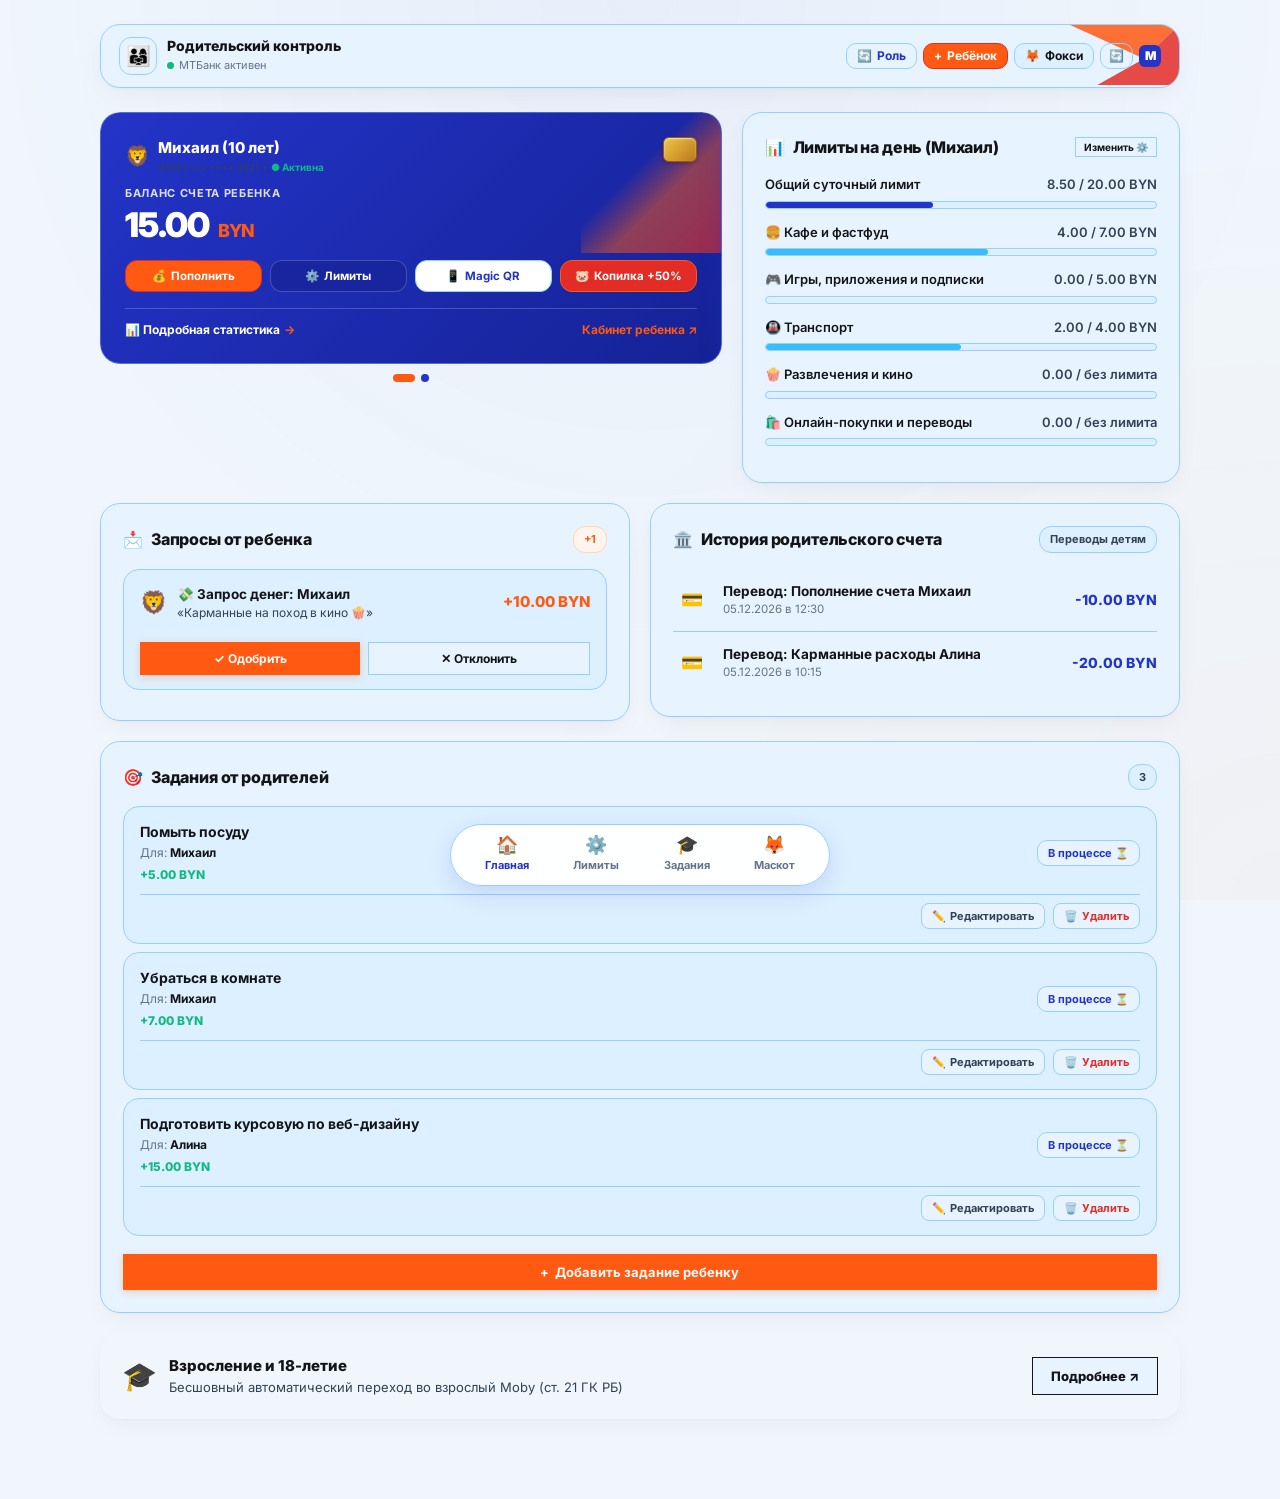
<file: parent.html>
<!DOCTYPE html>
<html lang="ru">
<head>
  <meta charset="UTF-8">
  <meta name="viewport" content="width=device-width, initial-scale=1.0, maximum-scale=1.0, user-scalable=no">
  <title>Moby Family — Родительский контроль | МТБанк</title>
  <link rel="preconnect" href="https://fonts.googleapis.com">
  <link rel="preconnect" href="https://fonts.gstatic.com" crossorigin>
  <link href="https://fonts.googleapis.com/css2?family=Inter:wght@400;500;600;700;800;900&display=swap" rel="stylesheet">
  <link rel="stylesheet" href="./parent.css">
  <script type="module" src="./model-viewer.min.js"></script>
  <script src="./moby_storage.js"></script>
  <script src="./parent_app.js"></script>
</head>
<body>

  <!-- БЕНТО-КОНТЕЙНЕР ПРИЛОЖЕНИЯ РОДИТЕЛЯ -->
  <div class="bento-app-container">

    <!-- ВЕРХНИЙ БЕНТО-БАР MOBY FAMILY (ЕДИНЫЙ СТИЛЬ С ДЕТСКИМ И ПОДРОСТКОВЫМ) -->
    <header class="moby-top-header app-header-unified">
      <svg class="brand-rays-svg" viewBox="0 0 180 80" preserveAspectRatio="none">
        <polygon points="40,0 180,0 135,45" class="ray-upper"/>
        <polygon points="135,45 180,0 180,80 75,80" class="ray-lower"/>
      </svg>

      <div class="header-row">
        <div class="moby-user-badge">
          <div class="moby-avatar">👨‍👩‍👧</div>
          <div class="user-titles">
            <span class="moby-user-name">Родительский контроль</span>
            <span class="moby-user-status">
              <span class="status-dot"></span>
              <span>МТБанк активен</span>
            </span>
          </div>
        </div>

        <div class="header-actions-group">
          <a href="./index.html" class="header-action-btn btn-role-pill" title="Сменить роль или выйти в портал">
            <span>🔄</span> <span class="action-btn-text-always">Роль</span>
          </a>
          <button type="button" class="header-action-btn btn-orange-pill" onclick="openModal('addChildModal')" title="Добавить ребенка в семью">
            <span>+</span> <span class="action-btn-text">Ребёнок</span>
          </button>
          <button type="button" class="header-action-btn btn-mascot-pill" onclick="openModal('mascotModal')" title="Показать 3D Фокси">
            <span>🦊</span> <span class="action-btn-text">Фокси</span>
          </button>
          <button type="button" class="header-action-btn btn-reset-pill" onclick="if(confirm('Сбросить демо-данные к исходному состоянию?')) { MobyStorage.resetDemo(); window.location.reload(); }" title="Сбросить демо-данные к исходному состоянию">
            <span>🔄</span>
          </button>
          <div class="mtb-logo-symbol" title="МТБанк Moby">M</div>
        </div>
      </div>
    </header>

    <!-- МОДУЛЬНЫЙ БЕНТО-ГРИД КОНТЕНТА РОДИТЕЛЯ (12 колонок на десктопе) -->
    <div class="moby-content-scroll">

      <!-- 1. КАРУСЕЛЬ КАРТОЧЕК ДЕТЕЙ (Span 7) -->
      <section class="bento-span-7">
        <div class="carousel-track-wrapper">
          <div class="carousel-cards-track" id="carouselTrack">
            <!-- Динамически заполняется parent_app.js -->
          </div>
        </div>
        <div class="carousel-dots-bar" id="carouselDots">
          <!-- Точки пагинации -->
        </div>
      </section>

      <!-- 2. БЛОК СУТОЧНЫХ ЛИМИТОВ (Span 5) -->
      <div id="parentLimitsBlockContainer" class="bento-span-5">
        <!-- Динамически заполняется parent_app.js -->
      </div>

      <!-- 3. ЗАПРОСЫ ОТ РЕБЕНКА (Span 6) -->
      <section class="moby-block bento-span-6" id="childRequestsSection">
        <div class="moby-block-header">
          <div class="moby-block-title">
            <span>📩</span>
            <span>Запросы от ребенка</span>
          </div>
          <span id="requestsCountBadge" class="moby-badge-tag" style="background:var(--mt-orange-light); color:var(--mt-orange); border-color:var(--mt-orange-border); display:none;">0</span>
        </div>

        <div id="childRequestsListContainer">
          <!-- Динамически заполняется parent_app.js -->
        </div>
      </section>

      <!-- 4. ИСТОРИЯ ОПЕРАЦИЙ РОДИТЕЛЬСКОГО СЧЕТА (Span 6) -->
      <section class="moby-block bento-span-6">
        <div class="moby-block-header">
          <div class="moby-block-title">
            <span>🏛️</span>
            <span>История родительского счета</span>
          </div>
          <span class="moby-badge-tag">Переводы детям</span>
        </div>

        <div id="parentTransactionsList">
          <!-- Динамически заполняется parent_app.js -->
        </div>
      </section>

      <!-- 5. ЗАДАНИЯ ОТ РОДИТЕЛЕЙ (Span 12) -->
      <section class="moby-block bento-span-12">
        <div class="moby-block-header">
          <div class="moby-block-title">
            <span>🎯</span>
            <span>Задания от родителей</span>
          </div>
          <span id="tasksCountBadge" class="moby-badge-tag">0</span>
        </div>

        <div id="childTasksListContainer">
          <!-- Динамически заполняется parent_app.js -->
        </div>

        <button type="button" class="btn-moby btn-moby-orange" onclick="openModal('addTaskModal')" style="width: 100%; margin-top: 10px;">
          <span>+</span> Добавить задание ребенку
        </button>
      </section>

      <!-- 6. БАННЕР ВЗРОСЛЕНИЯ 18 ЛЕТ (Span 12) -->
      <section class="moby-block bento-span-12" style="background: linear-gradient(135deg, var(--mt-purple-light) 0%, #FFFFFF 100%); border: 1px solid var(--mt-purple-border);">
        <div style="display:flex; justify-content:space-between; align-items:center; flex-wrap:wrap; gap:12px;">
          <div style="display:flex; align-items:center; gap: 12px;">
            <span style="font-size: 28px;">🎓</span>
            <div>
              <div style="font-size: 15px; font-weight: 800; color: var(--text-primary);">Взросление и 18-летие</div>
              <div style="font-size: 13px; color: var(--text-secondary);">Бесшовный автоматический переход во взрослый Moby (ст. 21 ГК РБ)</div>
            </div>
          </div>
          <button type="button" class="btn-moby btn-moby-outline" style="border-color:var(--mt-purple-border); color:var(--mt-purple); font-weight:800;" onclick="openModal('transition18Modal')">
            Подробнее ↗
          </button>
        </div>
      </section>

    </div>

    <!-- НИЖНЯЯ ПАНЕЛЬ НАВИГАЦИИ (BENTO FLOATING DOCK) -->
    <nav class="iphone-tab-bar">
      <div class="tab-bar-item active" onclick="window.scrollTo({top:0, behavior:'smooth'})">
        <span class="icon">🏠</span>
        <span>Главная</span>
      </div>
      <div class="tab-bar-item" onclick="openLimitsModal(currentSelectedChildId)">
        <span class="icon">⚙️</span>
        <span>Лимиты</span>
      </div>
      <div class="tab-bar-item" onclick="openModal('addTaskModal')">
        <span class="icon">🎓</span>
        <span>Задания</span>
      </div>
      <div class="tab-bar-item" onclick="openModal('mascotModal')">
        <span class="icon">🦊</span>
        <span>Маскот</span>
      </div>
    </nav>

  </div>


  <!-- ================= МОДАЛЬНЫЕ ОКНА (LIGHT BENTO) ================= -->

  <!-- МОДАЛКА 1: ДОБАВИТЬ РЕБЕНКА -->
  <div id="addChildModal" class="moby-modal-backdrop">
    <div class="moby-modal-dialog">
      <button class="moby-modal-close" onclick="closeModal('addChildModal')">✕</button>

      <div style="display:flex; align-items:center; gap: 10px; margin-bottom: 18px;">
        <div class="moby-logo-m">M</div>
        <div style="font-size: 18px; font-weight: 800; color: var(--text-primary);">Добавить ребенка в семью</div>
      </div>

      <div id="initialAddChildBtnBox" style="text-align: center; padding: 20px 0;">
        <div style="font-size: 44px; margin-bottom: 12px;">👶💳</div>
        <p style="font-size: 13.5px; color: var(--text-secondary); margin-bottom: 22px; line-height: 1.55;">
          Выпуск виртуальной карты МТБанк Kids и привязка к родительскому счету для удобного контроля расходов.
        </p>
        <button type="button" class="btn-moby btn-moby-orange" style="padding: 12px 28px; font-size: 14px;" onclick="revealAddChildFields()">
          Добавить ребенка
        </button>
      </div>

      <form id="addChildFieldsForm" action="/add-child" method="POST" style="display: none;">
        <div class="form-group" style="margin-bottom: 14px;">
          <label style="display:block; font-size: 12px; font-weight: 700; color: var(--text-secondary); margin-bottom: 6px;">Имя ребенка *</label>
          <input type="text" name="name" class="moby-input" placeholder="Например: Артём или Миша" required>
        </div>

        <div class="form-group" style="margin-bottom: 14px;">
          <label style="display:block; font-size: 12px; font-weight: 700; color: var(--text-secondary); margin-bottom: 6px;">Возраст *</label>
          <input type="number" name="age" min="5" max="17" value="10" class="moby-input" required>
        </div>

        <div class="form-group" style="margin-bottom: 22px;">
          <label style="display:block; font-size: 12px; font-weight: 700; color: var(--text-secondary); margin-bottom: 6px;">Выбрать родительскую карту *</label>
          <select name="parentCardId" id="addChildParentCardSelect" class="moby-select" required>
            <!-- Заполняется parent_app.js -->
          </select>
        </div>

        <div style="display:flex; justify-content:flex-end; gap: 10px;">
          <button type="button" class="btn-moby btn-moby-outline" onclick="closeModal('addChildModal')">Отмена</button>
          <button type="submit" class="btn-moby btn-moby-orange">Создать карту ребенка</button>
        </div>
      </form>
    </div>
  </div>

  <!-- МОДАЛКА 2: ДОБАВИТЬ ЗАДАНИЕ -->
  <div id="addTaskModal" class="moby-modal-backdrop">
    <div class="moby-modal-dialog">
      <button class="moby-modal-close" onclick="closeModal('addTaskModal')">✕</button>

      <div style="font-size: 18px; font-weight: 800; margin-bottom: 18px; display:flex; align-items:center; gap: 8px; color: var(--text-primary);">
        <span>🎯</span>
        <span>Добавить задание ребенку</span>
      </div>

      <form action="/child-action/add-task" method="POST">
        <div class="form-group" style="margin-bottom: 14px;">
          <label style="display:block; font-size: 12px; font-weight: 700; color: var(--text-secondary); margin-bottom: 6px;">Кому назначить задание *</label>
          <select name="childId" id="addTaskChildSelect" class="moby-select" required></select>
        </div>

        <div class="form-group" style="margin-bottom: 14px;">
          <label style="display:block; font-size: 12px; font-weight: 700; color: var(--text-secondary); margin-bottom: 6px;">Описание задания *</label>
          <input type="text" name="title" class="moby-input" placeholder="Например: Прочитать 30 страниц книги" required>
        </div>

        <div class="form-group" style="margin-bottom: 22px;">
          <label style="display:block; font-size: 12px; font-weight: 700; color: var(--text-secondary); margin-bottom: 6px;">Сумма вознаграждения (BYN) *</label>
          <input type="number" step="0.5" name="rewardAmount" class="moby-input" value="5.00" min="0.5" required>
        </div>

        <div style="display:flex; justify-content:flex-end; gap: 10px;">
          <button type="button" class="btn-moby btn-moby-outline" onclick="closeModal('addTaskModal')">Отмена</button>
          <button type="submit" class="btn-moby btn-moby-orange">Отправить задание</button>
        </div>
      </form>
    </div>
  </div>

  <!-- МОДАЛКА 3: РЕДАКТИРОВАТЬ ЗАДАНИЕ -->
  <div id="editTaskModal" class="moby-modal-backdrop">
    <div class="moby-modal-dialog">
      <button class="moby-modal-close" onclick="closeModal('editTaskModal')">✕</button>

      <div style="font-size: 18px; font-weight: 800; margin-bottom: 18px; display:flex; align-items:center; gap: 8px; color: var(--text-primary);">
        <span>✏️</span>
        <span>Редактировать задание</span>
      </div>

      <form action="/child-action/edit-task" method="POST" id="editTaskForm">
        <input type="hidden" name="taskId" id="editTaskIdInput">

        <div class="form-group" style="margin-bottom: 14px;">
          <label style="display:block; font-size: 12px; font-weight: 700; color: var(--text-secondary); margin-bottom: 6px;">Кому назначено задание *</label>
          <select name="childId" id="editTaskChildSelect" class="moby-select" required></select>
        </div>

        <div class="form-group" style="margin-bottom: 14px;">
          <label style="display:block; font-size: 12px; font-weight: 700; color: var(--text-secondary); margin-bottom: 6px;">Описание задания *</label>
          <input type="text" name="title" id="editTaskTitleInput" class="moby-input" required>
        </div>

        <div class="form-group" style="margin-bottom: 22px;">
          <label style="display:block; font-size: 12px; font-weight: 700; color: var(--text-secondary); margin-bottom: 6px;">Сумма вознаграждения (BYN) *</label>
          <input type="number" step="0.5" name="rewardAmount" id="editTaskRewardInput" class="moby-input" min="0.5" required>
        </div>

        <div style="display:flex; justify-content:flex-end; gap: 10px;">
          <button type="button" class="btn-moby btn-moby-outline" onclick="closeModal('editTaskModal')">Отмена</button>
          <button type="submit" class="btn-moby btn-moby-orange">Сохранить 💾</button>
        </div>
      </form>
    </div>
  </div>

  <!-- ДИНАМИЧЕСКИЕ МОДАЛКИ ДЕТЕЙ: ПОПОЛНЕНИЕ, ЛИМИТЫ, КОПИЛКА -->
  <div id="dynamicChildModalsContainer"></div>

  <!-- МОДАЛКА: ДЕТАЛЬНАЯ СТАТИСТИКА РЕБЕНКА -->
  <div id="childDetailsModal" class="moby-modal-backdrop">
    <div class="moby-modal-dialog" style="max-width: 480px;">
      <button class="moby-modal-close" onclick="closeModal('childDetailsModal')">✕</button>
      <div id="childDetailsModalContent"></div>
    </div>
  </div>

  <!-- МОДАЛКА: MAGIC FAMILY QR И KPOK -->
  <div id="magicQrModal" class="moby-modal-backdrop">
    <div class="moby-modal-dialog" style="max-width: 480px; text-align: center;">
      <button class="moby-modal-close" onclick="closeModal('magicQrModal')">✕</button>
      
      <div style="display:inline-flex; align-items:center; gap:8px; background:var(--mt-blue-light); border:1px solid var(--mt-blue-border); padding:6px 14px; border-radius:20px; font-size:12px; font-weight:700; color:var(--mt-blue); margin-bottom:12px;">
        <span>✨</span> 100% Легально по ст. 27 ГК РБ • Интеграция KPOK
      </div>

      <div style="font-size: 20px; font-weight: 800; color: var(--text-primary); margin-bottom: 6px;">
        📱 Magic Family QR & Национальный стандарт KPOK
      </div>
      <div style="font-size: 13px; color: var(--text-secondary); margin-bottom: 18px; line-height: 1.5;">
        Безопасная привязка детского приложения к счету родителя через систему KPOK без подписания СДБО
      </div>

      <!-- Выбор ребенка: Михаил или Алина -->
      <div style="display:flex; gap:10px; justify-content:center; margin-bottom:18px;">
        <button type="button" id="qrChildBtn_1" class="btn-moby btn-moby-blue" style="border-radius:12px; font-weight:700; padding:8px 16px; cursor:pointer;" onclick="selectQrChild('child_1', 'Михаил (10 лет)', 'kids', '742-891')">
          👦 Михаил (Kids 7–13)
        </button>
        <button type="button" id="qrChildBtn_2" class="btn-moby btn-moby-outline" style="border-radius:12px; font-weight:700; padding:8px 16px; cursor:pointer;" onclick="selectQrChild('teen_1', 'Алина (16 лет)', 'teens', '915-384')">
          👧 Алина (Junior 14–17)
        </button>
      </div>

      <!-- Анимированный QR код KPOK -->
      <div style="background:var(--bg-surface-subtle); border:1px solid var(--border-subtle); border-radius:20px; padding:20px; display:inline-block; margin-bottom:18px; position:relative; box-shadow:var(--shadow-bento);">
        <svg width="170" height="170" viewBox="0 0 170 170" fill="none" xmlns="http://www.w3.org/2000/svg" style="border-radius:12px; background:white; padding:10px; border:1px solid var(--border-subtle);">
          <rect x="0" y="0" width="46" height="46" fill="#101B4B" rx="4"/>
          <rect x="8" y="8" width="30" height="30" fill="white" rx="2"/>
          <rect x="14" y="14" width="18" height="18" fill="#FF5912" rx="2"/>

          <rect x="124" y="0" width="46" height="46" fill="#101B4B" rx="4"/>
          <rect x="132" y="8" width="30" height="30" fill="white" rx="2"/>
          <rect x="138" y="14" width="18" height="18" fill="#FF5912" rx="2"/>

          <rect x="0" y="124" width="46" height="46" fill="#101B4B" rx="4"/>
          <rect x="8" y="132" width="30" height="30" fill="white" rx="2"/>
          <rect x="14" y="138" width="18" height="18" fill="#FF5912" rx="2"/>

          <circle cx="85" cy="85" r="22" fill="#FF5912" stroke="#FFFFFF" stroke-width="3"/>
          <text x="85" y="92" text-anchor="middle" font-size="20">🦊</text>
        </svg>

        <div style="margin-top:12px; font-size:13px; font-weight:700; color:var(--text-secondary);">
          Код сопряжения KPOK: <span id="qrPinDisplay" style="color:var(--mt-blue); letter-spacing:2px; font-size:16px; font-weight:800;">742-891</span>
        </div>
      </div>

      <div style="display:flex; flex-direction:column; gap:10px;">
        <button type="button" class="btn-moby btn-moby-orange" style="width:100%; font-size:14px; font-weight:800; padding:12px;" onclick="simulateQrPairing()">
          🚀 Симулировать сканирование ребенком (Шаг 2 ➔ 3)
        </button>
        <button type="button" class="btn-moby btn-moby-outline" style="width:100%;" onclick="closeModal('magicQrModal')">
          Закрыть
        </button>
      </div>
    </div>
  </div>

  <!-- МОДАЛКА: ВЗРОСЛЕНИЕ 18 ЛЕТ -->
  <div id="transition18Modal" class="moby-modal-backdrop">
    <div class="moby-modal-dialog" style="max-width: 480px; text-align: center;">
      <button class="moby-modal-close" onclick="closeModal('transition18Modal')">✕</button>
      
      <div style="display:inline-flex; align-items:center; gap:8px; background:var(--mt-purple-light); border:1px solid var(--mt-purple-border); padding:6px 14px; border-radius:20px; font-size:12px; font-weight:700; color:var(--mt-purple); margin-bottom:12px;">
        <span>🎓</span> Наступление 18-летия
      </div>

      <div style="font-size: 20px; font-weight: 800; color: var(--text-primary); margin-bottom: 6px;">
        ✨ Бесшовный переход во взрослый Moby
      </div>
      <div style="font-size: 13px; color: var(--text-secondary); margin-bottom: 18px; line-height: 1.5;">
        Юридическая автономия и превращение суб-счета в полноценный счет клиента банка (ст. 21 ГК РБ)
      </div>

      <div style="text-align:left; background:var(--bg-surface-subtle); border:1px solid var(--border-subtle); border-radius:16px; padding:16px; margin-bottom:18px;">
        <div style="font-size:12.5px; color:var(--text-secondary); line-height:1.6;">
          • <strong>Автоматический договор СДБО</strong>: В 18 лет подросток через МСИ в 1 клик подписывает персональный IBAN.<br>
          • <strong>Сохранение накоплений и рейтинга</strong>: Все средства из Копилки и кредитный рейтинг Moby Score переносятся во взрослый банкинг.<br>
          • <strong>Приветственный студенческий бонус</strong>: Карта «Шчодрая» с кэшбэком и льготный студенческий овердрафт.
        </div>
      </div>

      <button type="button" class="btn-moby btn-moby-orange" style="width:100%; padding:12px;" onclick="closeModal('transition18Modal')">
        Понятно!
      </button>
    </div>
  </div>

  <!-- МОДАЛКА 3D МАСКОТА ФОКСИ -->
  <div id="mascotModal" class="moby-modal-backdrop">
    <div class="moby-modal-dialog" style="max-width: 480px; text-align: center;">
      <button class="moby-modal-close" onclick="closeModal('mascotModal')">✕</button>
      
      <div style="font-size: 20px; font-weight: 800; color: var(--text-primary); margin-bottom: 4px;">🦊 Фокси — Напарник Moby Family</div>
      <div style="font-size: 13px; color: var(--text-secondary); margin-bottom: 16px;">3D-Маскот и финансовый наставник МТБанка</div>

      <div style="width: 100%; height: 270px; background: radial-gradient(circle, var(--mt-blue-light) 0%, var(--bg-surface-subtle) 100%); border-radius: 18px; margin-bottom: 16px; position: relative; overflow: hidden; border: 1px solid var(--border-subtle);">
        <model-viewer
          src="./fox.glb"
          alt="3D Фокси"
          autoplay
          camera-controls
          camera-orbit="90deg 80deg 105%"
          camera-target="0m 0.5m 0m"
          disable-zoom
          shadow-intensity="1"
          exposure="1.05"
          style="width: 100%; height: 100%; background: transparent;">
        </model-viewer>
      </div>

      <div style="background:var(--bg-surface-subtle); border:1px solid var(--border-subtle); border-radius:14px; padding:14px; text-align:left; margin-bottom:16px;">
        <div style="font-size:12.5px; font-weight:700; color:var(--mt-orange); margin-bottom:6px;">💡 Как маскот обучает детей финансовой грамотности:</div>
        <div style="font-size:12px; color:var(--text-secondary); line-height:1.5;">
          • Реагирует на накопления в копилке и поздравляет ребенка при достижении цели.<br>
          • Проводит интерактивные тесты и выдает награды в игре «Ловец бонусов».<br>
          • Подсказывает правила кибербезопасности и бережного обращения с деньгами.
        </div>
      </div>

      <button type="button" class="btn-moby btn-moby-orange" style="width:100%; padding:12px;" onclick="closeModal('mascotModal')">
        Отлично!
      </button>
    </div>
  </div>

  <div id="appToast" class="moby-toast"></div>

</body>
</html>
</file>
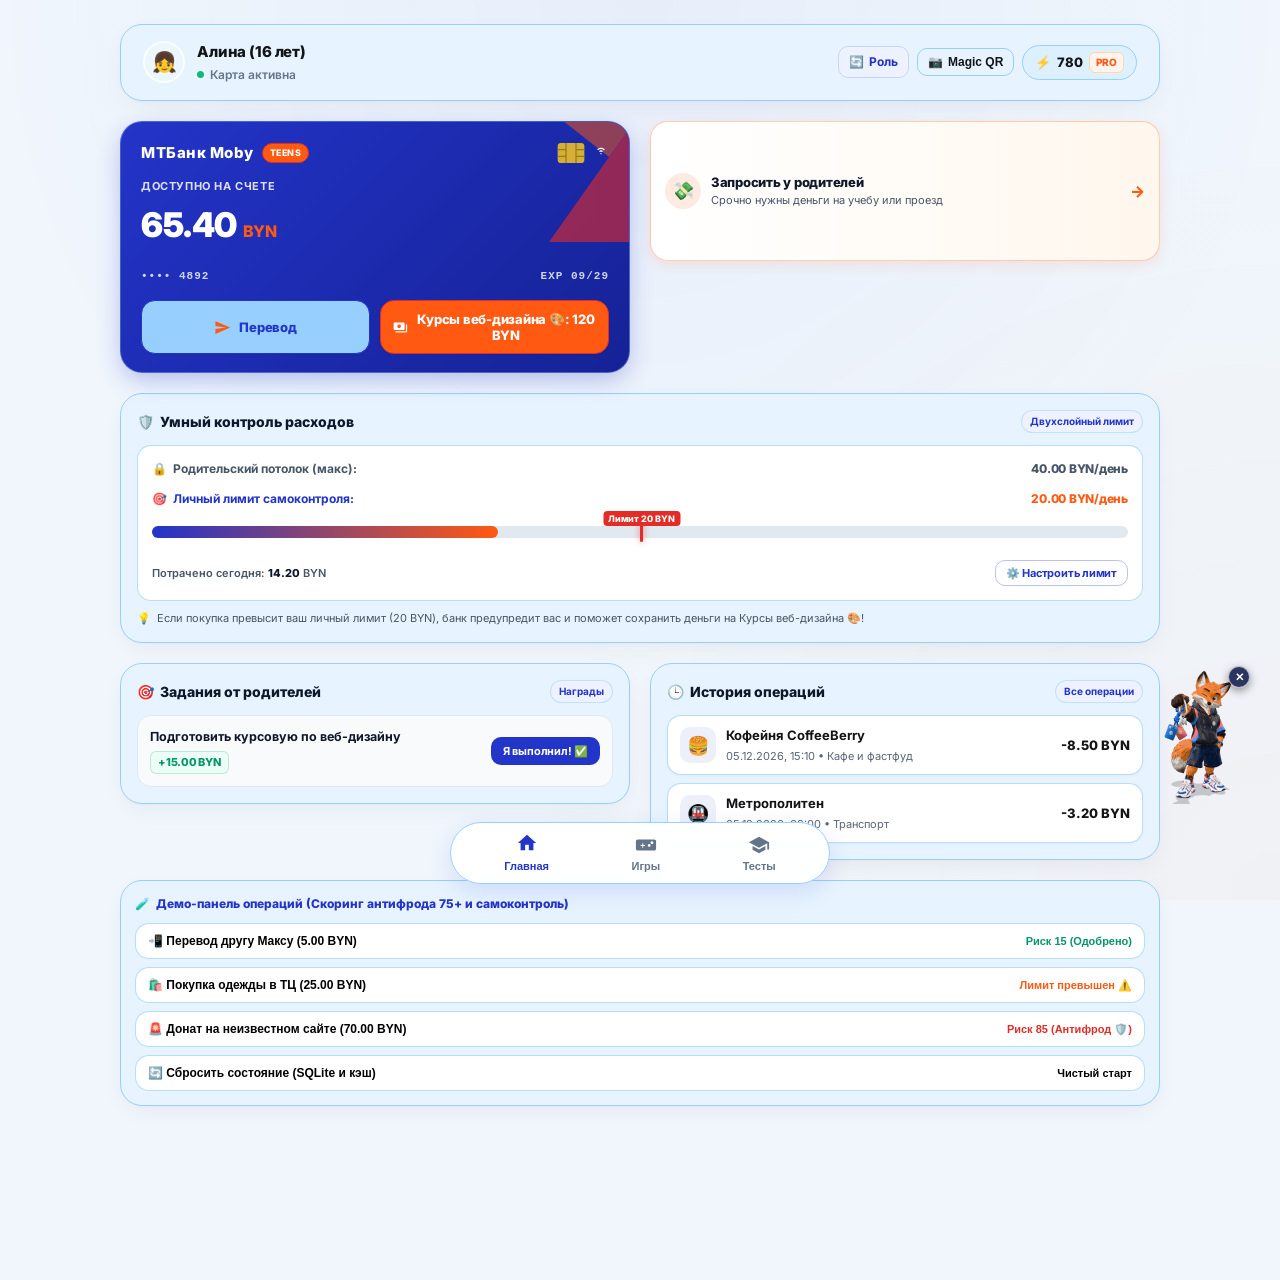
<file: teens.html>
<!DOCTYPE html>
<html lang="ru">
<head>
  <meta charset="UTF-8">
  <meta name="viewport" content="width=device-width, initial-scale=1.0, maximum-scale=1.0, user-scalable=no">
  <title>MTBank Moby Teens — Мобильный банкинг для подростков (14–17 лет)</title>
  <link rel="preconnect" href="https://fonts.googleapis.com">
  <link rel="preconnect" href="https://fonts.gstatic.com" crossorigin>
  <link href="https://fonts.googleapis.com/css2?family=Inter:wght@400;500;600;700;800&display=swap" rel="stylesheet">
  <link rel="stylesheet" href="./teens.css">
  <script src="./moby_storage.js"></script>
  <script type="module" src="./model-viewer.min.js"></script>
</head>
<body>

  <!-- Смартфон-оболочка (Mockup Frame) -->
  
  <div class="mobile-app-container">
    <!-- Вырез спикера -->
    <div class="phone-notch">
      <div class="speaker-pill"></div>
    </div>

    <!-- 1. Фирменная шапка МТБанк (MT Blue #2334C8 + Лучи бренда) -->
    <header class="app-header">
      <svg class="brand-rays-svg" viewBox="0 0 180 80" preserveAspectRatio="none">
        <polygon points="40,0 180,0 135,45" class="ray-upper"/>
        <polygon points="135,45 180,0 180,80 75,80" class="ray-lower"/>
      </svg>

      <div class="header-row">
        <div class="header-user-info">
          <div class="teen-avatar-wrap">👩</div>
          <div class="user-titles">
            <span class="user-name-badge">Алина (16 лет)</span>
            <span class="card-status-pill">
              <span class="card-status-dot" id="header-card-dot"></span>
              <span id="header-card-status">Карта активна</span>
            </span>
          </div>
        </div>

        <div class="header-actions-group">
          <a href="./index.html" class="header-action-btn btn-role-pill" title="Сменить роль или выйти в портал">
            <span>🔄</span> <span class="action-btn-text">Роль</span>
          </a>
          <button type="button" id="btn-teen-magic-qr" class="header-action-btn btn-qr-pill" title="Сканировать Magic QR родителя" onclick="openMagicQrScannerModal()">
            <span>📷</span> <span><span class="hide-mobile-word">Magic </span>QR</span>
          </button>
          <!-- Moby Score Pill -->
          <div class="header-moby-score-pill" id="btn-moby-score-info" title="Твой кредитно-финансовый рейтинг доверия">
            <span class="score-star-icon">⚡</span>
            <span class="score-val font-accent" id="moby-score-val">780</span>
            <span class="score-lvl font-accent">PRO</span>
          </div>
        </div>
      </div>
    </header>

    <!-- 2. Скроллируемая область контента (3 вкладки) -->
    <main class="app-content-scroll">

      <!-- ==================================================================
           ВКЛАДКА 1: ГЛАВНАЯ (HOME TAB)
           ================================================================== -->
      <section class="tab-pane active" id="pane-home">

        <!-- А. Карточка виртуального счета (Hero Card) -->
        <div class="hero-account-card bento-span-6">
          <svg class="card-rays-svg" viewBox="0 0 170 140" preserveAspectRatio="none">
            <polygon points="60,0 170,0 130,55" fill="#FF5912" opacity="0.6"/>
            <polygon points="130,55 170,0 170,140 70,140" fill="#E42C26" opacity="0.7"/>
          </svg>

          <div class="card-top-row">
            <div class="card-brand-badge">
              <span class="card-logo-text font-accent">МТБанк Moby</span>
              <span class="card-tag-teen">TEENS</span>
            </div>
            <div class="card-chip-nfc">
              <svg class="card-chip-svg" viewBox="0 0 32 24" fill="none">
                <rect width="32" height="24" rx="4" fill="#D4AF37"/>
                <path d="M0 8h10M0 16h10M22 8h10M22 16h10M10 0v24M22 0v24" stroke="#997A15" stroke-width="1.5"/>
              </svg>
              <svg class="card-contactless-svg" viewBox="0 0 24 24">
                <path d="M12 4C14.2 4 16.3 4.9 17.8 6.4L16.4 7.8C15.2 6.7 13.7 6 12 6C10.3 6 8.8 6.7 7.6 7.8L6.2 6.4C7.7 4.9 9.8 4 12 4ZM12 8C13.1 8 14.1 8.4 14.9 9.2L13.5 10.6C13.1 10.2 12.6 10 12 10C11.4 10 10.9 10.2 10.5 10.6L9.1 9.2C9.9 8.4 10.9 8 12 8ZM12 12C12.6 12 13 12.4 13 13S12.6 14 12 14 11 13.6 11 13 11.4 12 12 12Z"/>
              </svg>
            </div>
          </div>

          <div class="card-balance-block">
            <div class="balance-caption">Доступно на счете</div>
            <div class="balance-amount-row font-accent">
              <span class="balance-big-val" id="current-balance-text">65.40</span>
              <span class="balance-currency">BYN</span>
            </div>
          </div>

          <div class="card-number-row">
            <span>•••• 4892</span>
            <span>EXP 09/29</span>
          </div>

          <!-- Быстрые кнопки P2P и Копилка -->
          <div class="card-quick-actions">
            <button class="btn-card-action p2p font-accent" id="btn-open-p2p-modal">
              <svg viewBox="0 0 24 24"><path d="M2.01 21L23 12 2.01 3 2 10l15 2-15 2z"/></svg>
              <span>Перевод</span>
            </button>
            <button class="btn-card-action font-accent" id="btn-open-piggy-modal">
              <svg viewBox="0 0 24 24"><path d="M19 14V6c0-1.1-.9-2-2-2H3c-1.1 0-2 .9-2 2v8c0 1.1.9 2 2 2h14c1.1 0 2-.9 2-2zm-9-1c-1.66 0-3-1.34-3-3s1.34-3 3-3 3 1.34 3 3-1.34 3-3 3zm13-6v11c0 1.1-.9 2-2 2H4v-2h17V7h2z"/></svg>
              <span id="card-piggy-preview">Цель: 185 BYN</span>
            </button>
          </div>
        </div>



        <!-- Б. Выдвижная боковая плашка «Запрос денег у родителей» -->
        <div class="sticky-request-parent-bar bento-span-6" id="btn-open-parent-request-modal">
          <div class="request-bar-left">
            <div class="request-icon-wrap">💸</div>
            <div class="request-texts">
              <span class="request-title font-accent">Запросить у родителей</span>
              <span class="request-subtitle">Срочно нужны деньги на учебу или проезд</span>
            </div>
          </div>
          <span class="request-bar-arrow">→</span>
        </div>

        <!-- В. Умная система двухслойных лимитов (Самоконтроль) -->
        <div class="card-section bento-span-12">
          <div class="section-header-row">
            <span class="section-title">
              <span>🛡️</span> Умный контроль расходов
            </span>
            <span class="section-badge-info">Двухслойный лимит</span>
          </div>

          <div class="dual-limits-box">
            <!-- Родительский потолок -->
            <div class="limit-tier-row">
              <span class="limit-tier-label parent">
                <span>🔒</span> Родительский потолок (макс):
              </span>
              <span class="limit-tier-val parent font-accent">
                <span id="limit-parent-max-text">30.00</span> BYN/день
              </span>
            </div>

            <!-- Добровольный лимит подростка -->
            <div class="limit-tier-row">
              <span class="limit-tier-label self">
                <span>🎯</span> Личный лимит самоконтроля:
              </span>
              <span class="limit-tier-val self font-accent">
                <span id="limit-self-max-text">18.00</span> BYN/день
              </span>
            </div>

            <!-- Двухслойная шкала -->
            <div class="dual-track-container" id="dual-track-box">
              <div class="dual-track-fill" id="dual-track-fill-bar" style="width: 41.6%;"></div>
              <!-- Маркер личного лимита -->
              <div class="self-limit-marker" id="self-limit-marker-line" style="left: 60%;">
                <div class="self-limit-marker-tag">Лимит 18 BYN</div>
              </div>
            </div>

            <!-- Подвал лимитов: Потрачено сегодня и кнопка настройки -->
            <div class="limits-footer-row">
              <div class="spent-today-note">
                Потрачено сегодня: <strong id="limit-spent-today-text">12.50</strong> BYN
              </div>
              <button class="btn-setup-self-limit font-accent" id="btn-open-self-limit-modal">
                ⚙️ Настроить лимит
              </button>
            </div>
          </div>

          <div class="self-limit-tip">
            <span>💡</span>
            <span id="self-limit-tip-text">Если покупка превысит ваш личный лимит (18 BYN), банк предупредит вас и поможет сохранить деньги на ноутбук!</span>
          </div>
        </div>

        <!-- Г. Задания от родителей (Chore & Reward для подростков) -->
        <div class="card-section bento-span-6">
          <div class="section-header-row">
            <span class="section-title">
              <span>🎯</span> Задания от родителей
            </span>
            <span class="section-badge-info">Награды</span>
          </div>

          <div class="teen-tasks-list" id="teen-tasks-container">
            <div style="font-size: 12px; color: #5A6578; text-align: center; padding: 16px; background: rgba(35, 52, 200, 0.04); border-radius: 12px; border: 1px dashed rgba(35, 52, 200, 0.2);">
              Пока нет заданий от родителей. Новые задачи появятся здесь сразу после назначения 🎯
            </div>
          </div>
        </div>

        <!-- Д. История операций -->
        <div class="card-section bento-span-6">
          <div class="section-header-row">
            <span class="section-title">
              <span>🕒</span> История операций
            </span>
            <span class="section-badge-info" id="teen-tx-badge">Все операции</span>
          </div>

          <div class="teen-tx-list" id="teen-transactions-container">
            <div style="font-size: 12px; color: #5A6578; text-align: center; padding: 16px; background: rgba(35, 52, 200, 0.04); border-radius: 12px; border: 1px dashed rgba(35, 52, 200, 0.2);">
              Пока нет операций. Первые переводы или покупки появятся здесь 💳
            </div>
          </div>
        </div>

        <!-- Е. Тестовая демо-панель операций (Антифрод 75+ и Самоконтроль) -->
        <div class="demo-purchases-card bento-span-12">
          <div class="demo-header-title">
            <span>🧪</span> Демо-панель операций (Скоринг антифрода 75+ и самоконтроль)
          </div>
          <div class="demo-buttons-col">
            <!-- Кнопка 1: Перевод другу 5.00 BYN (Риск 15) -->
            <button class="btn-demo-op" id="btn-demo-p2p-lowrisk">
              <span>📲 Перевод другу Максу (5.00 BYN)</span>
              <span class="demo-op-badge" style="color: #059669;">Риск 15 (Одобрено)</span>
            </button>

            <!-- Кнопка 2: Превышение личного лимита 25.00 BYN -->
            <button class="btn-demo-op warning" id="btn-demo-overlimit">
              <span>🛍️ Покупка одежды в ТЦ (25.00 BYN)</span>
              <span class="demo-op-badge">Лимит превышен ⚠️</span>
            </button>

            <!-- Кнопка 3: Донат на сомнительном сайте 70.00 BYN (Риск 85) -->
            <button class="btn-demo-op danger" id="btn-demo-antifraud">
              <span>🚨 Донат на неизвестном сайте (70.00 BYN)</span>
              <span class="demo-op-badge">Риск 85 (Антифрод 🛡️)</span>
            </button>

            <!-- Кнопка 4: Сброс прогресса в SQLite -->
            <button class="btn-demo-op" id="btn-demo-reset-all" style="border: 1px dashed #CBD5E1; background: #F8FAFC;">
              <span>🔄 Сбросить состояние (SQLite и кэш)</span>
              <span class="demo-op-badge" style="color: var(--color-blue); background: var(--color-cloud-blue);">Чистый старт</span>
            </button>
          </div>
        </div>

      </section>

      <!-- ==================================================================
           ВКЛАДКА 2: ИГРЫ (CANVAS 60-SEC GAME)
           ================================================================== -->
      <section class="tab-pane" id="pane-games">
        <div class="pane-top-header">
          <button class="btn-back-home font-accent" id="btn-back-from-game">
            <svg viewBox="0 0 24 24"><path d="M20 11H7.83l5.59-5.59L12 4l-8 8 8 8 1.41-1.41L7.83 13H20v-2z"/></svg>
            <span>На главную</span>
          </button>
          <span class="pane-header-title font-accent">Ловец бонусов</span>
          <span class="pane-badge-bonus-limit" id="game-daily-limit-badge" style="font-size:11px; font-weight:800; background:rgba(255,89,18,0.12); color:#FF5912; border:1px solid rgba(255,89,18,0.3); padding:3px 7px; border-radius:12px; white-space:nowrap;">🎁 0/3 в день</span>
          <span class="pane-badge-live" id="game-live-badge">LIVE 🎮</span>
        </div>

        <div class="game-viewport-card">
          <div class="canvas-container">
            <canvas id="game-canvas" width="400" height="550"></canvas>

            <!-- Модальное окно Game Over -->
            <div class="game-modal-overlay" id="game-over-modal">
              <div class="game-modal-card">
                <div class="modal-icon-header">
                  <svg viewBox="0 0 24 24"><path d="M19 5H17V3H7V5H5C3.9 5 3 5.9 3 7V9C3 11.2 4.8 13 7 13.1C7.8 14.8 9.3 16.1 11 16.7V19H8V21H16V19H13V16.7C14.7 16.1 16.2 14.8 17 13.1C19.2 13 21 11.2 21 9V7C21 5.9 20.1 5 19 5ZM5 9V7H7V11C5.9 11 5 10.1 5 9ZM19 9C19 10.1 18.1 11 17 11V7H19V9Z"/></svg>
                </div>
                <h3 class="font-accent" id="modal-game-over-title">Игра окончена!</h3>
                <p class="modal-subtitle" id="modal-game-over-subtitle">Все заработанные награды сохранены в базе</p>
                
                <div class="modal-stats-box">
                  <div class="modal-stat-item">
                    <span class="val" id="modal-final-score">0</span>
                    <span class="lbl">Очки</span>
                  </div>
                  <div class="modal-stat-item">
                    <span class="val orange" id="modal-coins-earned">+0</span>
                    <span class="lbl">Монеты</span>
                  </div>
                </div>

                <div class="modal-sync-badge">
                  <svg viewBox="0 0 24 24"><path d="M12 2C6.48 2 2 6.48 2 12s4.48 10 10 10 10-4.48 10-10S17.52 2 12 2zm-2 15l-5-5 1.41-1.41L10 14.17l7.59-7.59L19 8l-9 9z"/></svg>
                  Синхронизировано с базой Moby Teens (SQLite)
                </div>

                <div class="modal-actions">
                  <button class="btn-primary-mtb font-accent" id="btn-play-again">Сыграть снова (60 сек) 🚀</button>
                  <button class="btn-orange-mtb font-accent" id="btn-go-to-quizzes">Перейти к тестам 🎓</button>
                </div>
              </div>
            </div>
          </div>

          <div class="game-controls-bar">
            <button class="btn-game primary font-accent" id="btn-start-game">▶ Старт (60 сек)</button>
            <button class="btn-game secondary font-accent" id="btn-pause-game">⏸ Пауза</button>
          </div>
          <div class="game-instruction-hint">Двигай палец или мышку по экрану, чтобы управлять Moby</div>
        </div>
      </section>

      <!-- ==================================================================
           ВКЛАДКА 3: ТЕСТЫ (QUIZ HUB FOR TEENS)
           ================================================================== -->
      <section class="tab-pane" id="pane-quizzes">
        <div class="pane-top-header">
          <button class="btn-back-home font-accent" id="btn-back-from-quiz">
            <svg viewBox="0 0 24 24"><path d="M20 11H7.83l5.59-5.59L12 4l-8 8 8 8 1.41-1.41L7.83 13H20v-2z"/></svg>
            <span>На главную</span>
          </button>
          <span class="pane-header-title font-accent">Moby Teens Quiz Hub</span>
          <span class="pane-badge-live">QUIZ 🎓</span>
        </div>

        <div id="quiz-container"></div>
      </section>

    </main>

    
    <!-- МОДАЛКА: СКАНИРОВАНИЕ MAGIC QR РОДИТЕЛЯ -->
    <div class="modal-overlay" id="modal-magic-qr-scanner" style="display:none; position:fixed; inset:0; background:rgba(15,23,42,0.45); backdrop-filter:blur(8px); z-index:2000; align-items:center; justify-content:center; padding:16px;">
      <div class="modal-box" style="text-align:center; position:relative; max-width:360px; width:100%; padding:24px;">
        <button type="button" class="modal-close-btn" onclick="closeMagicQrScannerModal()">✕</button>

        <div style="font-size:18px; font-weight:800; color:var(--text-primary); margin-bottom:4px;">📷 Сканер QR-платежей KPOK</div>
        <div style="font-size:12px; color:var(--text-secondary); margin-bottom:14px;">Оплата по стандарту KPOK и авторизация без СДБО (ст. 27 ГК РБ)</div>

        <!-- Видоискатель камеры (визуализация сканера) -->
        <div style="width:190px; height:190px; margin:0 auto 16px; border:2px dashed var(--color-blue); border-radius:16px; position:relative; overflow:hidden; background:var(--bg-surface-subtle); display:flex; align-items:center; justify-content:center;">
          <div style="position:absolute; left:0; right:0; height:3px; background:#38BDF8; box-shadow:0 0 10px #38BDF8; animation:qrScanLaser 2s ease-in-out infinite;"></div>
          <div style="font-size:42px; opacity:0.85;">📱</div>
        </div>

        <button type="button" class="btn-primary-modal font-accent" onclick="completeSimulatedQrScan()">
          ⚡ Распознать QR код родителя
        </button>

        <div style="margin-top:10px; font-size:11px; color:var(--text-muted);">
          Юридически безопасно • Без оформления СДБО (ст. 27 ГК РБ)
        </div>
      </div>
    </div>

    <!-- 3. Интерактивный 3D-маскот Moby Фокси (Drag-and-Drop) -->
    <div class="moby-draggable-mascot" id="moby-mascot" title="Я Фокси! Нажми или перетащи меня!">
      <!-- Кнопка скрытия маскота -->
      <button type="button" class="mascot-close-btn" id="mascot-close-btn" title="Скрыть маскота" onclick="hideMascot(event)">✕</button>

      <div class="moby-mascot-3d-wrap">
        <model-viewer
          id="moby-3d-fox"
          src="fox_teen.glb"
          alt="3D Маскот Фокси МТБанк"
          autoplay
          animation-name="Idle_Sway"
          power-preference="high-performance"
          minimum-render-scale="1"
          shadow-intensity="1.0"
          shadow-softness="0.3"
          exposure="1.05"
          tone-mapping="neutral"
          disable-zoom
          disable-pan
          interaction-prompt="none"
          camera-orbit="0deg 80deg 102%"
          style="width: 100%; height: 100%; background: transparent; --poster-color: transparent;">
        </model-viewer>
      </div>

      <!-- Всплывающий спич-бабл маскота -->
      <div class="mascot-speech-bubble" id="mascot-speech-bubble">
        Привет! Я Фокси — твой финансовый напарник Moby! 🦊 Твой Moby Score в надежных лапах!
      </div>
    </div>

    <!-- Кнопка восстановления скрытого маскота -->
    <button type="button" class="mascot-summon-pill" id="mascot-summon-pill" onclick="showMascot()" title="Показать маскота Фокси">🦊</button>

    <!-- 4. Нижняя панель навигации (Bottom Bar) -->
    <nav class="bottom-nav-bar">
      <!-- 1. Главная -->
      <button class="nav-item-btn active" data-target="pane-home">
        <svg viewBox="0 0 24 24"><path d="M10 20v-6h4v6h5v-8h3L12 3 2 12h3v8z"/></svg>
        <span>Главная</span>
      </button>

      <!-- 2. Игры -->
      <button class="nav-item-btn" data-target="pane-games">
        <svg viewBox="0 0 24 24"><path d="M21 6H3c-1.1 0-2 .9-2 2v8c0 1.1.9 2 2 2h18c1.1 0 2-.9 2-2V8c0-1.1-.9-2-2-2zm-10 7H9v2H8v-2H6v-1h2v-2h1v2h2v1zm4.5 1c-.83 0-1.5-.67-1.5-1.5s.67-1.5 1.5-1.5 1.5.67 1.5 1.5-.67 1.5-1.5 1.5zm3-3c-.83 0-1.5-.67-1.5-1.5S17.67 8 18.5 8s1.5.67 1.5 1.5-.67 1.5-1.5 1.5z"/></svg>
        <span>Игры</span>
      </button>

      <!-- 3. Тесты -->
      <button class="nav-item-btn" data-target="pane-quizzes">
        <svg viewBox="0 0 24 24"><path d="M5 13.18v4L12 21l7-3.82v-4L12 17l-7-3.82zM12 3L1 9l11 6 9-4.91V17h2V9L12 3z"/></svg>
        <span>Тесты</span>
      </button>
    </nav>
  </div>

  <!-- ==================================================================
       МОДАЛЬНЫЕ ОКНА
       ================================================================== -->

  <!-- 1. МОДАЛКА: P2P ПЕРЕВОД ДРУГУ -->
  <div class="modal-overlay" id="modal-p2p-transfer">
    <div class="modal-sheet">
      <div class="modal-top-handle"></div>
      <div class="modal-sheet-header">
        <h3 class="modal-sheet-title font-accent">
          <span>📲</span> Перевод другу (P2P)
        </h3>
        <button class="modal-close-btn" data-close="modal-p2p-transfer">✕</button>
      </div>

      <!-- Быстрые контакты друзей -->
      <div class="modal-form-group">
        <label class="modal-label">Быстрый выбор из друзей:</label>
        <div class="p2p-contacts-grid">
          <button class="p2p-contact-chip" data-phone="+375 29 111-22-33" data-name="Макс (Одноклассник)">
            <span>👦</span> Макс
          </button>
          <button class="p2p-contact-chip" data-phone="+375 29 444-55-66" data-name="Аня (Сестра)">
            <span>👧</span> Аня
          </button>
          <button class="p2p-contact-chip" data-phone="+375 29 777-88-99" data-name="Даник (Друг)">
            <span>🧑</span> Даник
          </button>
        </div>
      </div>

      <!-- Ввод получателя -->
      <div class="modal-form-group">
        <label class="modal-label">Получатель (Телефон или карта):</label>
        <input type="text" class="modal-input" id="p2p-recipient-input" placeholder="+375 (XX) XXX-XX-XX или номер карты">
      </div>

      <!-- Ввод суммы с чипсами -->
      <div class="modal-form-group">
        <label class="modal-label">Сумма перевода (BYN):</label>
        <div class="amount-chips-row">
          <button class="amount-chip-btn" data-amount="5.00">5 BYN</button>
          <button class="amount-chip-btn" data-amount="10.00">10 BYN</button>
          <button class="amount-chip-btn" data-amount="20.00">20 BYN</button>
        </div>
        <input type="number" step="0.5" class="modal-input" id="p2p-amount-input" placeholder="0.00" style="margin-top: 6px;">
      </div>

      <!-- Сообщение получателю -->
      <div class="modal-form-group">
        <label class="modal-label">Сообщение / комментарий:</label>
        <input type="text" class="modal-input" id="p2p-comment-input" placeholder="Например: За обед 🍕 или На подарок 🎁">
      </div>

      <div class="modal-actions-col">
        <button class="btn-modal-primary font-accent" id="btn-submit-p2p">Отправить перевод ⚡</button>
        <button class="btn-modal-cancel" data-close="modal-p2p-transfer">Отмена</button>
      </div>
    </div>
  </div>

  <!-- 2. МОДАЛКА: ЗАПРОС ДЕНЕГ У РОДИТЕЛЕЙ -->
  <div class="modal-overlay" id="modal-parent-request">
    <div class="modal-sheet">
      <div class="modal-top-handle"></div>
      <div class="modal-sheet-header">
        <h3 class="modal-sheet-title font-accent">
          <span>💸</span> Запрос денег у родителей
        </h3>
        <button class="modal-close-btn" data-close="modal-parent-request">✕</button>
      </div>

      <!-- Быстрые чипсы сумм -->
      <div class="modal-form-group">
        <label class="modal-label">Сколько запросить (BYN):</label>
        <div class="amount-chips-row">
          <button class="amount-chip-btn" data-req-amount="10.00">10 BYN</button>
          <button class="amount-chip-btn" data-req-amount="20.00">20 BYN</button>
          <button class="amount-chip-btn" data-req-amount="50.00">50 BYN</button>
        </div>
        <input type="number" step="1" class="modal-input" id="parent-req-amount-input" placeholder="0.00" style="margin-top: 6px;">
      </div>

      <!-- Цель запроса -->
      <div class="modal-form-group">
        <label class="modal-label">На что нужны деньги:</label>
        <select class="modal-input" id="parent-req-purpose-select">
          <option value="Книги и курсы">📚 Книги и курсы</option>
          <option value="Одежда и обувь">👕 Одежда и обувь</option>
          <option value="Проездной билет">🚌 Проездной билет</option>
          <option value="Кафе с друзьями">☕ Кафе с друзьями</option>
          <option value="Другое">✨ Другое</option>
        </select>
      </div>

      <!-- Комментарий -->
      <div class="modal-form-group">
        <label class="modal-label">Комментарий для мамы или папы:</label>
        <input type="text" class="modal-input" id="parent-req-comment-input" placeholder="Например: Не хватает на учебник по физике">
      </div>

      <div class="modal-actions-col">
        <button class="btn-modal-primary font-accent" id="btn-submit-parent-request">Отправить запрос родителям 📲</button>
        <button class="btn-modal-cancel" data-close="modal-parent-request">Отмена</button>
      </div>
    </div>
  </div>

  <!-- 3. МОДАЛКА: НАСТРОЙКА ЛИМИТА САМОКОНТРОЛЯ -->
  <div class="modal-overlay" id="modal-self-limit-setup">
    <div class="modal-sheet">
      <div class="modal-sheet-header">
        <h3 class="modal-sheet-title font-accent">
          <span>🎯</span> Лимит самоконтроля
        </h3>
        <button class="modal-close-btn" data-close="modal-self-limit-setup">✕</button>
      </div>

      <div style="font-size: 12px; color: var(--mt-gray-text); line-height: 1.45;" id="self-limit-modal-desc">
        Вы можете <strong>добровольно ужесточить свой лимит</strong> ниже родительского потолка (30.00 BYN/день), чтобы выработать дисциплину и быстрее накопить на цель.
      </div>

      <div class="modal-form-group">
        <label class="modal-label">Ваш дневной лимит самодисциплины (BYN):</label>
        
        <!-- Ползунок с динамическим максимумом -->
        <input type="range" id="self-limit-range" min="1" max="30" step="1" value="18" style="width: 100%; accent-color: var(--mt-blue); margin: 8px 0;">
        
        <div style="display: flex; justify-content: space-between; font-size: 12px; font-weight: 700; color: var(--mt-gray-text);">
          <span id="self-limit-range-min-label">1.00 BYN</span>
          <span style="color: var(--mt-blue); font-size: 16px; font-weight: 800;" id="self-limit-range-val">18.00 BYN</span>
          <span id="self-limit-range-max-label">Макс: 30.00 BYN</span>
        </div>

        <!-- Дополнительное поле прямого числового ввода -->
        <div style="margin-top: 10px; background: #F8FAFC; border: 1px solid #E2E8F0; border-radius: 12px; padding: 10px 12px;">
          <label class="modal-label" style="font-size: 11px; color: var(--mt-gray-text); display: block; margin-bottom: 4px;">
            Или введите точную сумму (BYN):
          </label>
          <div style="display: flex; gap: 8px; align-items: center;">
            <input type="number" step="1" min="1" class="modal-input" id="self-limit-number-input" placeholder="18.00" value="18" style="padding: 9px 12px; font-weight: 700;">
            <span style="font-size: 12px; font-weight: 700; color: var(--mt-gray-text); white-space: nowrap;">BYN/день</span>
          </div>
        </div>
      </div>

      <div class="modal-actions-col">
        <button class="btn-modal-primary font-accent" id="btn-save-self-limit">Сохранить лимит 💾</button>
        <button class="btn-modal-cancel" data-close="modal-self-limit-setup">Отмена</button>
      </div>
    </div>
  </div>

  <!-- 4. МОДАЛКА: ПРЕДУПРЕЖДЕНИЕ О ПРЕВЫШЕНИИ САМОКОНТРОЛЯ -->
  <div class="modal-overlay" id="modal-self-limit-warning">
    <div class="modal-sheet">
      <button class="modal-close-btn" data-close="modal-self-limit-warning" style="position: absolute; top: 14px; right: 14px;">✕</button>
      
      <div class="warning-alert-card" style="margin-top: 10px;">
        <span class="warning-icon-large">⚠️</span>
        <div class="warning-alert-texts">
          <span class="warning-alert-title font-accent">Внимание: превышен лимит самоконтроля!</span>
          <span class="warning-alert-desc" id="warning-alert-desc-text">
            Вы собираетесь потратить 25.00 BYN. Это превышает ваш добровольный дневной лимит (18.00 BYN), но укладывается в родительский потолок (30.00 BYN).
          </span>
        </div>
      </div>

      <div style="font-size: 12px; color: var(--mt-gray-text); line-height: 1.45;">
        Осознанные расходы помогают быстрее накопить на ноутбук. Вы уверены, что хотите совершить эту покупку прямо сейчас?
      </div>

      <div class="modal-actions-col">
        <button class="btn-modal-primary font-accent" id="btn-confirm-overlimit-pay" style="background: var(--mt-orange);">
          Все равно оплатить 💳
        </button>
        <button class="btn-modal-cancel font-accent" data-close="modal-self-limit-warning" style="background: #ECFDF5; color: #065F46; border: 1px solid #A7F3D0;">
          Отмена, сберечь деньги 🎯
        </button>
      </div>
    </div>
  </div>

  <!-- 5. МОДАЛКА: АНТИФРОД 75+ (ТРЕБУЕТСЯ ПОДТВЕРЖДЕНИЕ РОДИТЕЛЯМИ) -->
  <div class="modal-overlay" id="modal-antifraud-approval">
    <div class="modal-sheet">
      <button class="modal-close-btn" data-close="modal-antifraud-approval" style="position: absolute; top: 14px; right: 14px;">✕</button>

      <div class="antifraud-alert-card" style="margin-top: 10px;">
        <div class="antifraud-icon-wrap">🛡️</div>
        <h4 class="antifraud-title font-accent">Операция требует подтверждения родителями</h4>
        <p class="antifraud-desc" id="antifraud-modal-desc">
          Сумма операции или сайт вызвали сомнения службы безопасности банка. В целях защиты средств запрос на подтверждение отправлен в родительское приложение Moby Family.
        </p>
      </div>

      <div class="modal-actions-col">
        <button class="btn-modal-primary font-accent" data-close="modal-antifraud-approval">
          Понятно, жду подтверждения 👍
        </button>
      </div>
    </div>
  </div>

  <!-- 6. МОДАЛКА: КОПИЛКА И ФИНАНСОВАЯ ЦЕЛЬ -->
  <div class="modal-overlay" id="modal-piggy-goal">
    <div class="modal-sheet">
      <div class="modal-sheet-header">
        <h3 class="modal-sheet-title font-accent">
          <span>🎯</span> <span id="piggy-modal-title">Цель: Ноутбук</span>
        </h3>
        <button class="modal-close-btn" data-close="modal-piggy-goal">✕</button>
      </div>

      <div class="piggy-modal-summary">
        <div class="piggy-goal-header">
          <span>Прогресс накоплений</span>
          <span style="color: var(--mt-orange);" id="piggy-modal-pct">0%</span>
        </div>
        <div class="piggy-progress-track">
          <div class="piggy-progress-fill" id="piggy-modal-bar" style="width: 0%;"></div>
        </div>
        <div class="piggy-stats-row">
          <span>Накоплено: <strong id="piggy-modal-saved">0.00</strong> BYN</span>
          <span>Цель: <strong id="piggy-modal-goal">600.00</strong> BYN</span>
        </div>
      </div>

      <!-- Пополнение копилки -->
      <div class="modal-form-group">
        <label class="modal-label">Пополнить копилку с карты:</label>
        <div id="teen-piggy-match-calc-preview" style="background:#FFF7ED; border:1px dashed #FDBA74; border-radius:10px; padding:8px 12px; margin-bottom:10px; font-size:11px; color:#9A3412;">
          🎁 <strong id="teen-preview-match-label">Бонус родителей (+50%):</strong> ты откладываешь <span id="teen-preview-child-amt">10.00</span> BYN, родители добавят <span id="teen-preview-parent-bonus">+5.00</span> BYN. Всего в копилку: <strong id="teen-preview-total-piggy">15.00 BYN</strong>! 🎯
        </div>
        <div class="amount-chips-row">
          <button class="amount-chip-btn teen-piggy-chip" data-amt="5.00">+5 BYN</button>
          <button class="amount-chip-btn teen-piggy-chip" data-amt="10.00">+10 BYN</button>
          <button class="amount-chip-btn teen-piggy-chip" data-amt="25.00">+25 BYN</button>
        </div>
        <div style="display:flex; gap:8px; margin-top:8px;">
          <input type="number" step="0.5" class="modal-input" id="teen-piggy-topup-input" value="10.00" min="0.5">
          <button class="btn-modal-primary font-accent" id="btn-topup-piggy-fast" style="width:auto; white-space:nowrap; padding:0 18px;">
            Пополнить 💰
          </button>
        </div>
      </div>

      <!-- Блок редактирования цели -->
      <div class="piggy-edit-box">
        <div style="display:flex; justify-content:space-between; align-items:center; cursor:pointer;" id="teen-toggle-piggy-edit">
          <span style="font-size:12px; font-weight:700; color:var(--mt-blue);">⚙️ Редактировать цель и сумму</span>
          <span style="font-size:11px; color:#5A6578;" id="teen-piggy-edit-arrow">▼</span>
        </div>
        <div id="teen-piggy-edit-form" style="display:none; margin-top:10px;">
          <div style="margin-bottom:8px;">
            <label style="font-size:11px; color:#5A6578; display:block; margin-bottom:4px;">Название цели:</label>
            <input type="text" class="modal-input" id="teen-edit-goal-name" placeholder="Например: Ноутбук для IT">
          </div>
          <div style="margin-bottom:10px;">
            <label style="font-size:11px; color:#5A6578; display:block; margin-bottom:4px;">Сумма цели (BYN):</label>
            <input type="number" step="10" min="10" class="modal-input" id="teen-edit-goal-amount" placeholder="600.00">
          </div>
          <button class="btn-modal-primary font-accent" id="btn-save-piggy-edit" style="font-size:12px; padding:8px 0; background:var(--mt-orange);">
            Сохранить цель 💾
          </button>
        </div>
      </div>

      <div class="modal-actions-col">
        <button class="btn-modal-cancel" data-close="modal-piggy-goal">Закрыть</button>
      </div>
    </div>
  </div>

  <!-- 6b. МОДАЛЬНОЕ ОКНО: ОЖИДАНИЕ ВЫПУСКА КАРТЫ РОДИТЕЛЕМ -->
  <div class="modal-overlay" id="waiting-for-parent-modal">
    <div class="modal-sheet" style="text-align: center; padding: 28px 20px;">
      <div style="font-size: 48px; margin-bottom: 12px;">👨‍👩‍👧💳</div>
      <h3 class="font-accent" style="color: var(--mt-blue); font-size: 20px; margin-bottom: 8px;">
        Ожидание выпуска карты
      </h3>
      <p style="font-size: 13px; color: #5A6578; line-height: 1.45; margin-bottom: 16px;">
        Родитель еще не выпустил подростковую карту в профиле Moby Family.<br>
        Добавьте профиль подростка (14–17 лет) в родительском интерфейсе.
      </p>
      <div style="background: #E7F4FF; border: 1px solid #97CFFF; border-radius: 12px; padding: 12px; font-size: 12px; color: #2334C8; margin-bottom: 16px;">
        ⏳ Этот экран обновится <strong>автоматически</strong> сразу после добавления счета родителем!
      </div>
      <a href="./parent.html" class="btn-modal-primary font-accent" style="text-decoration: none; display: block;">
        Открыть кабинет родителя ↗
      </a>
    </div>
  </div>

  <!-- 7. Контейнер всплывающих тостов -->
  <div class="toast-container" id="toast-container"></div>

  <script type="module" src="./teens_app.js"></script>
</body>
</html>
</file>
<file: kids.css>
/* styles.css - MTBank Moby Kids Official Brandbook Design System */
@import url('https://fonts.googleapis.com/css2?family=Inter:wght@400;500;600;700;800&display=swap');

:root {
  /* Brandbook Colors & Bento Surfaces */
  --bg-page: #F0F6FC;
  --bg-surface: #E7F4FF; /* MT Cloud Blue - карточки синие/голубые */
  --bg-surface-subtle: #DDF0FF;
  --border-subtle: #97CFFF; /* MT Sky Blue */
  --border-hover: #2334C8;
  --text-primary: #141416;
  --text-secondary: #334155;
  --text-muted: #64748B;

  /* MTBank Brand Palette */
  --mt-blue: #2334C8;
  --mt-blue-hover: #1927AA;
  --mt-blue-gradient: linear-gradient(135deg, #2334C8 0%, #152296 100%);
  --mt-blue-light: #EEF2FF;
  --mt-blue-border: #C7D2FE;
  --mt-red: #E42C26;
  --mt-red-hover: #C5221D;
  --mt-red-light: #FEF2F2;
  --mt-red-border: #FECACA;
  --mt-orange: #FF5912;
  --mt-orange-hover: #E84D0C;
  --mt-orange-light: #FFF4EE;
  --mt-orange-border: #FED7AA;
  --mt-green: #10B981;
  --mt-green-light: #ECFDF5;
  --mt-green-border: #A7F3D0;

  /* Backward Compatibility Aliases */
  --mt-cloud-blue: #EEF2FF;
  --mt-sky-blue: #93C5FD;
  --mt-soft-blue: #BFDBFE;
  --mt-white: #FFFFFF;
  --mt-black: #0F172A;
  --mt-gray-text: #475569;
  --mt-gray-border: #E2E8F0;
  --mt-gray-bg: #F8FAFC;

  /* Bento Elevation & Radii */
  --shadow-sm: 0 1px 2px rgba(0, 0, 0, 0.04);
  --shadow-bento: 0 1px 3px rgba(0, 0, 0, 0.03), 0 8px 24px -4px rgba(0, 0, 0, 0.05);
  --shadow-hover: 0 4px 6px -1px rgba(0, 0, 0, 0.05), 0 16px 32px -4px rgba(0, 0, 0, 0.08);
  --mt-shadow-card: var(--shadow-bento);
  --mt-shadow-hover: var(--shadow-hover);
  --mt-shadow-modal: 0 24px 64px -8px rgba(15, 23, 42, 0.2);
  --radius-xs: 8px;
  --radius-sm: 10px;
  --radius-md: 14px;
  --radius-lg: 18px;
  --radius-xl: 22px;
  --radius-card: 22px;
  --radius-pill: 9999px;
}

* {
  box-sizing: border-box;
  margin: 0;
  padding: 0;
  -webkit-tap-highlight-color: transparent;
}

body {
  font-family: 'Inter', system-ui, -apple-system, BlinkMacSystemFont, "Segoe UI", Roboto, sans-serif;
  background-color: var(--bg-page);
  color: var(--text-primary);
  min-height: 100vh;
  display: flex;
  flex-direction: column;
  align-items: center;
  justify-content: flex-start;
  padding: 24px 20px 84px;
  line-height: 1.5;
  -webkit-font-smoothing: antialiased;
  position: relative;
}

body::before {
  content: '';
  position: fixed;
  inset: 0;
  background-image: 
    radial-gradient(circle at 50% 0%, rgba(35, 52, 200, 0.04) 0%, transparent 60%),
    radial-gradient(circle at 100% 100%, rgba(255, 89, 18, 0.03) 0%, transparent 50%);
  pointer-events: none;
  z-index: 0;
}

/* Акцидентные заголовки и цифры */
.font-accent,
.balance-val,
.card-hero-num,
.piggy-percent,
.task-reward-val,
.stat-chip-val {
  font-family: 'Inter', system-ui, sans-serif;
  letter-spacing: -0.02em;
}

/* RESPONSIVE BENTO APPLICATION CONTAINER */
.mobile-app-container {
  width: 100%;
  max-width: 1040px;
  margin: 0 auto;
  position: relative;
  z-index: 1;
  background: transparent;
  border: none;
  border-radius: 0;
  box-shadow: none;
  outline: none;
  overflow: visible;
  display: flex;
  flex-direction: column;
  gap: 20px;
}

/* Hide notch on desktop / tablet */
.phone-notch {
  display: none !important;
}

/* 1. LIGHT BENTO HEADER */
.app-header {
  background: var(--bg-surface);
  border: 1px solid var(--border-subtle);
  border-radius: var(--radius-card);
  padding: 16px 22px;
  box-shadow: var(--shadow-bento);
  position: relative;
  overflow: hidden;
  flex-shrink: 0;
  color: var(--text-primary);
}

.brand-rays-svg {
  display: none;
}

.header-row {
  display: flex;
  align-items: center;
  justify-content: space-between;
  position: relative;
  z-index: 2;
}

.header-user-info {
  display: flex;
  align-items: center;
  gap: 10px;
}

.child-avatar-wrap {
  width: 40px;
  height: 40px;
  border-radius: 50%;
  background: var(--mt-white);
  border: 2px solid var(--mt-orange);
  display: flex;
  align-items: center;
  justify-content: center;
  font-size: 22px;
  box-shadow: 0 3px 8px rgba(0, 0, 0, 0.15);
}

.user-titles {
  display: flex;
  flex-direction: column;
}

.user-name-badge {
  font-size: 15px;
  font-weight: 800;
  color: var(--text-primary);
  display: flex;
  align-items: center;
  gap: 6px;
}

.card-status-pill {
  font-size: 12px;
  font-weight: 600;
  color: var(--text-muted);
  display: flex;
  align-items: center;
  gap: 5px;
  margin-top: 2px;
}

.card-status-dot {
  width: 7px;
  height: 7px;
  border-radius: 50%;
  background: var(--mt-green);
  display: inline-block;
  box-shadow: 0 0 0 2px var(--mt-green-light);
}

.card-status-dot.blocked {
  background: var(--mt-red);
  box-shadow: 0 0 0 2px var(--mt-red-light);
}

/* Header Action Buttons (Роль, Magic QR) */
.header-actions-group {
  display: flex;
  align-items: center;
  gap: 8px;
  flex-shrink: 0;
}

.header-action-btn {
  background: var(--bg-surface);
  border: 1px solid var(--border-subtle);
  border-radius: 10px;
  color: var(--text-primary);
  padding: 6px 10px;
  font-size: 12px;
  font-weight: 700;
  cursor: pointer;
  display: flex;
  align-items: center;
  gap: 5px;
  text-decoration: none;
  white-space: nowrap;
  transition: all 0.18s ease;
}

.header-action-btn:hover {
  background: var(--border-subtle);
  transform: translateY(-1px);
}

.header-action-btn.btn-role-pill {
  background: var(--mt-blue-light);
  border-color: var(--mt-blue-border);
  color: var(--mt-blue);
}

.header-action-btn.btn-role-pill:hover {
  background: rgba(35, 52, 200, 0.12);
}

.mtb-mini-logo,
.mtb-mini-logo-pill {
  display: flex;
  align-items: center;
  gap: 6px;
  background: var(--bg-surface-subtle);
  border: 1px solid var(--border-subtle);
  padding: 5px 10px;
  border-radius: var(--radius-pill);
}

.mtb-logo-symbol {
  width: 20px;
  height: 20px;
  background: linear-gradient(135deg, var(--mt-orange) 0%, #EA580C 100%);
  color: #FFFFFF;
  border-radius: 6px;
  font-weight: 800;
  font-size: 11px;
  display: flex;
  align-items: center;
  justify-content: center;
}

.mtb-logo-text {
  font-size: 12px;
  font-weight: 800;
  letter-spacing: 0.5px;
  color: var(--text-primary);
  text-transform: uppercase;
}

/* 2. СКРОЛЛИРУЕМЫЙ КОНТЕНТ ПРИЛОЖЕНИЯ */
.app-scroll-content {
  width: 100%;
  display: flex;
  flex-direction: column;
  gap: 20px;
  padding-bottom: 90px;
}

/* Вкладки SPA */
.tab-pane {
  display: none;
  flex-direction: column;
  gap: 20px;
  animation: fadeIn 0.2s cubic-bezier(0.16, 1, 0.3, 1);
}

.tab-pane.active {
  display: flex;
}

@keyframes fadeIn {
  0% { opacity: 0; transform: translateY(4px); }
  100% { opacity: 1; transform: translateY(0); }
}

/* 3. HERO-КАРТОЧКА СЧЕТА (Фирменный синий MT Blue) */
.card-hero {
  background: linear-gradient(135deg, #2334C8 0%, #152296 100%);
  border-radius: var(--radius-xl);
  padding: 18px;
  color: #FFFFFF;
  position: relative;
  overflow: hidden;
  box-shadow: 0 8px 24px -2px rgba(35, 52, 200, 0.3);
  border: 1px solid rgba(151, 207, 255, 0.35);
  transition: border-color 0.2s ease, box-shadow 0.2s ease;
}

.card-hero:hover {
  box-shadow: 0 12px 30px -2px rgba(35, 52, 200, 0.4);
}

.card-hero-rays {
  position: absolute;
  top: 0;
  right: -20px;
  width: 170px;
  height: 100%;
  pointer-events: none;
  opacity: 0.85;
}

.card-hero-header {
  display: flex;
  align-items: center;
  justify-content: space-between;
  margin-bottom: 8px;
  position: relative;
  z-index: 2;
}

.card-hero-label {
  font-size: 12px;
  font-weight: 700;
  color: rgba(255, 255, 255, 0.85);
  text-transform: uppercase;
  letter-spacing: 0.5px;
}

.card-hero-chip {
  width: 34px;
  height: 24px;
  background: linear-gradient(135deg, #FFE082, #FFB300);
  border-radius: 4px;
  border: 1px solid rgba(0, 0, 0, 0.15);
  box-shadow: 0 2px 4px rgba(0,0,0,0.2);
}

.card-hero-balance-wrap {
  position: relative;
  z-index: 2;
  margin-bottom: 16px;
}

.card-hero-amount {
  font-size: 32px;
  font-weight: 900;
  color: #FFFFFF;
  display: flex;
  align-items: baseline;
  gap: 6px;
}

.card-hero-currency {
  font-size: 18px;
  font-weight: 800;
  color: var(--mt-orange);
}

/* Нижний ряд кнопок на карте: Копилка (#FF5912) + Блокировка (#E42C26) */
.card-hero-actions {
  display: flex;
  align-items: center;
  justify-content: space-between;
  gap: 8px;
  position: relative;
  z-index: 2;
}

.btn-piggy-badge {
  background: var(--mt-orange);
  color: #FFFFFF;
  font-weight: 800;
  border: 1px solid var(--mt-red);
  border-radius: var(--radius-pill);
  padding: 8px 14px;
  font-size: 13px;
  cursor: pointer;
  display: flex;
  align-items: center;
  gap: 7px;
  box-shadow: 0 4px 12px rgba(255, 89, 18, 0.35);
  transition: all 0.2s ease;
}

.btn-piggy-badge:hover {
  background: var(--mt-orange-hover);
  transform: translateY(-1px);
}

.btn-lost-card {
  background: var(--mt-red);
  color: #FFFFFF;
  font-weight: 800;
  border: 1px solid rgba(255, 255, 255, 0.25);
  border-radius: var(--radius-pill);
  padding: 8px 12px;
  font-size: 12px;
  cursor: pointer;
  display: flex;
  align-items: center;
  gap: 5px;
  transition: all 0.2s ease;
}

.btn-lost-card:hover {
  background: var(--mt-red-hover);
}

.card-hero.card-blocked {
  box-shadow: 0 8px 24px rgba(228, 44, 38, 0.35);
  border: 1.5px solid rgba(228, 44, 38, 0.7);
}

.card-status-pill:hover {
  opacity: 0.9;
  transform: scale(1.03);
}

/* 4. ПЛАВАЮЩАЯ БОКОВАЯ ПЛАШКА «ПОПРОСИТЬ У РОДИТЕЛЕЙ» */
.ask-parents-bar {
  background: var(--mt-white);
  border-radius: var(--radius-lg);
  padding: 12px 16px;
  display: flex;
  align-items: center;
  justify-content: space-between;
  border: 1.5px solid rgba(151, 207, 255, 0.6);
  box-shadow: var(--mt-shadow-card);
  cursor: pointer;
  transition: all 0.2s ease;
}

.ask-parents-bar:hover {
  transform: translateY(-1px);
  border-color: var(--mt-blue);
  box-shadow: var(--mt-shadow-hover);
}

.ask-parents-left {
  display: flex;
  align-items: center;
  gap: 12px;
}

.ask-icon-badge {
  width: 38px;
  height: 38px;
  background: var(--mt-cloud-blue);
  border-radius: 50%;
  display: flex;
  align-items: center;
  justify-content: center;
  font-size: 18px;
}

.ask-text-title {
  font-size: 13px;
  font-weight: 700;
  color: var(--mt-black);
}

.ask-text-subtitle {
  font-size: 11px;
  color: var(--mt-gray-text);
}

.btn-ask-arrow {
  background: var(--mt-blue);
  color: #FFFFFF;
  width: 32px;
  height: 32px;
  border-radius: 50%;
  display: flex;
  align-items: center;
  justify-content: center;
  border: none;
  font-weight: 800;
  font-size: 14px;
}

/* 5. КАРТОЧКА ЛИМИТОВ (С ПРОГРЕСС-БАРАМИ) */
.card-section {
  background: var(--mt-white);
  border-radius: var(--radius-xl);
  padding: 16px;
  box-shadow: var(--mt-shadow-card);
  border: 1px solid rgba(151, 207, 255, 0.4);
}

.section-header-row {
  display: flex;
  align-items: center;
  justify-content: space-between;
  margin-bottom: 14px;
}

.section-title {
  font-size: 14px;
  font-weight: 800;
  color: var(--mt-black);
  display: flex;
  align-items: center;
  gap: 6px;
}

.section-badge-info {
  font-size: 11px;
  color: var(--mt-blue);
  background: var(--mt-cloud-blue);
  padding: 3px 8px;
  border-radius: var(--radius-pill);
  font-weight: 700;
}

.limits-list {
  display: flex;
  flex-direction: column;
  gap: 10px;
}

.limit-item {
  display: flex;
  flex-direction: column;
  gap: 8px;
  background: #FFFFFF;
  border: 1px solid rgba(151, 207, 255, 0.7);
  border-radius: 14px;
  padding: 12px 14px;
  box-shadow: 0 2px 6px rgba(35, 52, 200, 0.04);
  transition: all 0.2s ease;
}

.limit-item:hover {
  border-color: rgba(35, 52, 200, 0.35);
  box-shadow: 0 4px 12px rgba(35, 52, 200, 0.08);
}

.limit-top-row {
  display: flex;
  align-items: center;
  justify-content: space-between;
  font-size: 13px;
}

.limit-name {
  font-weight: 700;
  font-size: 13px;
  color: var(--text-primary);
  display: flex;
  align-items: center;
  gap: 8px;
}

.limit-values {
  font-weight: 700;
  font-size: 12.5px;
  color: var(--text-secondary);
}

.limit-values strong {
  color: var(--text-primary);
}

.progress-track {
  width: 100%;
  height: 8px;
  background: rgba(35, 52, 200, 0.08);
  border-radius: 6px;
  overflow: hidden;
  margin-top: 2px;
}

.progress-fill {
  height: 100%;
  border-radius: 4px;
  transition: width 0.4s ease;
}

.progress-fill.blue { background: var(--mt-blue); }
.progress-fill.orange { background: var(--mt-orange); }
.progress-fill.skyblue { background: var(--mt-sky-blue); }
.progress-fill.softblue { background: var(--mt-soft-blue); }
.progress-fill.red { background: var(--mt-red); }

.limits-footer-note {
  margin-top: 12px;
  font-size: 11px;
  color: var(--mt-gray-text);
  display: flex;
  align-items: center;
  gap: 5px;
}

/* 6. КАРТОЧКА ЗАДАНИЙ ОТ РОДИТЕЛЕЙ (CHORE & REWARD) */
.tasks-list {
  display: flex;
  flex-direction: column;
  gap: 10px;
}

.task-item {
  background: var(--mt-gray-bg);
  border: 1px solid var(--mt-gray-border);
  border-radius: var(--radius-lg);
  padding: 12px;
  display: flex;
  align-items: center;
  justify-content: space-between;
  gap: 10px;
  transition: all 0.2s ease;
}

.task-left {
  display: flex;
  flex-direction: column;
  gap: 4px;
}

.task-name {
  font-size: 13px;
  font-weight: 700;
  color: var(--mt-black);
}

.task-reward-badge {
  font-size: 11px;
  font-weight: 700;
  color: #059669;
  background: #ECFDF5;
  padding: 2px 7px;
  border-radius: 6px;
  width: fit-content;
  border: 1px solid rgba(5, 150, 105, 0.2);
}

.btn-task-action {
  background: var(--mt-blue);
  color: #FFFFFF;
  border: none;
  border-radius: var(--radius-md);
  padding: 8px 12px;
  font-size: 12px;
  font-weight: 700;
  cursor: pointer;
  white-space: nowrap;
  transition: all 0.2s ease;
}

.btn-task-action:hover:not(:disabled) {
  background: var(--mt-blue-hover);
}

.btn-task-action.waiting {
  background: #FFFBEB;
  color: #D97706;
  border: 1px solid rgba(217, 119, 6, 0.3);
  cursor: default;
}

/* 7. ПАНЕЛЬ ИМИТАЦИИ ПОКУПОК ДЛЯ ЖЮРИ (АНТИФРОД) */
.demo-purchases-card {
  background: #FFFFFF;
  border: 1.5px dashed rgba(35, 52, 200, 0.3);
  border-radius: var(--radius-xl);
  padding: 14px;
  display: flex;
  flex-direction: column;
  gap: 10px;
}

.demo-header-title {
  font-size: 12px;
  font-weight: 800;
  color: var(--mt-blue);
  text-transform: uppercase;
  letter-spacing: 0.5px;
}

.demo-buttons-col {
  display: flex;
  flex-direction: column;
  gap: 8px;
}

.btn-demo-buy {
  width: 100%;
  padding: 10px 12px;
  border-radius: var(--radius-md);
  font-size: 12px;
  font-weight: 700;
  text-align: left;
  border: 1px solid var(--mt-gray-border);
  background: var(--mt-gray-bg);
  cursor: pointer;
  transition: all 0.15s ease;
  display: flex;
  align-items: center;
  justify-content: space-between;
}

.btn-demo-buy:hover {
  background: var(--mt-cloud-blue);
  border-color: var(--mt-blue);
}

.btn-demo-buy.suspicious {
  border-color: rgba(228, 44, 38, 0.4);
  background: #FFF5F5;
}

.btn-demo-buy.suspicious:hover {
  background: #FEE2E2;
}

.demo-btn-amount {
  font-weight: 800;
  color: var(--mt-black);
}

.btn-demo-buy.suspicious .demo-btn-amount {
  color: var(--mt-red);
}

/* 8. ИНТЕРАКТИВНЫЙ 3D-МАСКОТ (СВОБОДНАЯ 3D-МОДЕЛЬ БЕЗ КРУЖКА) */
.moby-draggable-mascot {
  position: absolute;
  top: 340px;
  right: 8px;
  width: 90px;
  height: 124px;
  background: transparent;
  border: none;
  box-shadow: none;
  border-radius: 0;
  cursor: grab;
  z-index: 999;
  user-select: none;
  touch-action: none;
  display: flex;
  align-items: center;
  justify-content: center;
  overflow: visible;
  transition: opacity 0.25s ease, transform 0.25s ease;
}

.moby-draggable-mascot:active {
  cursor: grabbing;
}

.moby-draggable-mascot.snapping {
  transition: left 0.3s cubic-bezier(0.16, 1, 0.3, 1), right 0.3s cubic-bezier(0.16, 1, 0.3, 1), opacity 0.25s ease;
}

.moby-mascot-3d-wrap {
  width: 100%;
  height: 100%;
  display: flex;
  align-items: center;
  justify-content: center;
  pointer-events: none;
}

.moby-mascot-3d-wrap model-viewer {
  width: 100%;
  height: 100%;
  pointer-events: none;
  --poster-color: transparent;
  background-color: transparent;
  outline: none;
}

/* Кнопка скрытия маскота */
.mascot-close-btn {
  position: absolute;
  top: 2px;
  right: 2px;
  width: 22px;
  height: 22px;
  border-radius: 50%;
  background: rgba(16, 27, 75, 0.88);
  color: #FFFFFF;
  border: 1.5px solid rgba(255, 255, 255, 0.65);
  font-size: 11px;
  font-weight: 700;
  display: flex;
  align-items: center;
  justify-content: center;
  cursor: pointer;
  z-index: 1002;
  box-shadow: 0 3px 8px rgba(0, 0, 0, 0.35);
  transition: all 0.2s ease;
  padding: 0;
  line-height: 1;
}

.mascot-close-btn:hover,
.mascot-close-btn:active {
  background: var(--mt-red);
  transform: scale(1.15);
  border-color: #FFFFFF;
}

/* Кнопка восстановления маскота (если скрыт) */
.mascot-summon-pill {
  position: absolute;
  top: 360px;
  right: 10px;
  width: 40px;
  height: 40px;
  border-radius: 50%;
  background: var(--mt-blue);
  border: 2px solid #FFFFFF;
  box-shadow: 0 4px 16px rgba(35, 52, 200, 0.45);
  font-size: 20px;
  display: none;
  align-items: center;
  justify-content: center;
  cursor: pointer;
  z-index: 998;
  transition: transform 0.2s ease, box-shadow 0.2s ease;
}

.mascot-summon-pill:hover,
.mascot-summon-pill:active {
  transform: scale(1.1);
  box-shadow: 0 6px 20px rgba(35, 52, 200, 0.6);
}

/* Всплывающее облако речи маскота */
.mascot-speech-bubble {
  position: absolute;
  top: 14px;
  width: 190px;
  max-width: 190px;
  background: var(--mt-blue);
  color: #FFFFFF;
  border-radius: var(--radius-lg);
  padding: 8px 12px;
  font-size: 11.5px;
  font-weight: 600;
  line-height: 1.35;
  box-shadow: 0 8px 24px rgba(35, 52, 200, 0.35);
  display: none;
  pointer-events: none;
  border: 1px solid rgba(255, 255, 255, 0.3);
  animation: bubblePop 0.2s cubic-bezier(0.16, 1, 0.3, 1);
  z-index: 1001;
  box-sizing: border-box;
}

/* Направление спич-бабла: строго внутри интерфейса */
.mascot-speech-bubble,
.mascot-speech-bubble.bubble-on-left {
  right: 86px;
  left: auto;
}
.mascot-speech-bubble.bubble-on-left::after {
  content: '';
  position: absolute;
  right: -6px;
  top: 18px;
  border-top: 6px solid transparent;
  border-bottom: 6px solid transparent;
  border-left: 6px solid var(--mt-blue);
}

.mascot-speech-bubble.bubble-on-right {
  left: 86px;
  right: auto;
}
.mascot-speech-bubble.bubble-on-right::after {
  content: '';
  position: absolute;
  left: -6px;
  top: 18px;
  border-top: 6px solid transparent;
  border-bottom: 6px solid transparent;
  border-right: 6px solid var(--mt-blue);
}

.mascot-speech-bubble.visible {
  display: block;
}

@keyframes bubblePop {
  0% { transform: scale(0.85); opacity: 0; }
  100% { transform: scale(1); opacity: 1; }
}

.mascot-bounce {
  animation: mascotJoy 0.4s ease;
}

@keyframes mascotJoy {
  0%, 100% { transform: translateY(0); }
  50% { transform: translateY(-8px); }
}

/* 9. НИЖНЯЯ ПАНЕЛЬ НАВИГАЦИИ (BENTO FLOATING DOCK) */
.bottom-nav-bar {
  position: fixed;
  bottom: calc(16px + env(safe-area-inset-bottom, 0px));
  left: 50%;
  transform: translateX(-50%);
  max-width: 380px;
  width: calc(100% - 32px);
  height: 62px;
  background: rgba(255, 255, 255, 0.95);
  backdrop-filter: blur(16px);
  -webkit-backdrop-filter: blur(16px);
  border: 1px solid var(--border-subtle);
  border-radius: 36px;
  display: flex;
  align-items: center;
  justify-content: space-around;
  padding: 0 12px;
  z-index: 1000;
  box-shadow: 0 8px 24px rgba(35, 52, 200, 0.12);
  box-sizing: border-box;
  margin: 0 auto;
}

.nav-item-btn {
  flex: 1;
  display: flex;
  flex-direction: column;
  align-items: center;
  justify-content: center;
  gap: 3px;
  background: transparent;
  border: none;
  color: var(--text-muted);
  font-size: 11px;
  font-weight: 700;
  cursor: pointer;
  padding: 6px 0;
  transition: all 0.18s ease;
}

.nav-item-btn svg {
  width: 20px;
  height: 20px;
  fill: var(--text-muted);
  transition: fill 0.18s ease;
}

.nav-item-btn.active {
  color: var(--mt-blue);
}

.nav-item-btn.active svg {
  fill: var(--mt-blue);
}

/* 10. КАРТОЧКИ-ЗАГЛУШКИ ДЛЯ ИГР И ТЕСТОВ (С ПРЯМЫМ ЗАПУСКОМ) */
.module-placeholder-card {
  background: var(--mt-white);
  border-radius: var(--radius-xl);
  padding: 24px 20px;
  text-align: center;
  box-shadow: var(--mt-shadow-card);
  border: 1px solid rgba(151, 207, 255, 0.4);
  display: flex;
  flex-direction: column;
  align-items: center;
  gap: 14px;
}

.module-icon-large {
  width: 64px;
  height: 64px;
  border-radius: 50%;
  background: var(--mt-cloud-blue);
  display: flex;
  align-items: center;
  justify-content: center;
  font-size: 32px;
  border: 2px solid rgba(151, 207, 255, 0.6);
}

.module-title {
  font-size: 18px;
  font-weight: 800;
  color: var(--mt-blue);
}

.module-desc {
  font-size: 13px;
  color: var(--mt-gray-text);
  line-height: 1.5;
}

.btn-launch-module {
  background: var(--mt-blue);
  color: #FFFFFF;
  border: none;
  border-radius: var(--radius-md);
  padding: 12px 20px;
  font-size: 14px;
  font-weight: 700;
  cursor: pointer;
  display: flex;
  align-items: center;
  gap: 8px;
  box-shadow: 0 4px 12px rgba(35, 52, 200, 0.25);
  transition: all 0.2s ease;
}

.btn-launch-module:hover {
  background: var(--mt-blue-hover);
}

/* 11. МОДАЛЬНЫЕ ОКНА (ГЛАССМОРФИЗМ И ЗАТЕМНЕНИЕ) */
.modal-overlay {
  position: fixed;
  top: 0;
  left: 0;
  right: 0;
  bottom: 0;
  background: rgba(20, 20, 22, 0.65);
  backdrop-filter: blur(5px);
  -webkit-backdrop-filter: blur(5px);
  z-index: 1000;
  display: none;
  align-items: center;
  justify-content: center;
  padding: 16px;
}

.modal-overlay.open {
  display: flex;
}

.modal-box {
  background: var(--mt-white);
  border-radius: var(--radius-xl);
  padding: 22px 18px;
  width: 100%;
  max-width: 380px;
  max-height: 90vh;
  overflow-y: auto;
  box-shadow: var(--mt-shadow-modal);
  position: relative;
  display: flex;
  flex-direction: column;
  gap: 16px;
  animation: modalScale 0.25s cubic-bezier(0.16, 1, 0.3, 1);
  border: 1px solid rgba(151, 207, 255, 0.4);
}

@keyframes modalScale {
  0% { transform: scale(0.9); opacity: 0; }
  100% { transform: scale(1); opacity: 1; }
}

.modal-close-btn {
  position: absolute;
  top: 14px;
  right: 14px;
  background: #F1F5F9;
  border: none;
  width: 28px;
  height: 28px;
  border-radius: 50%;
  font-size: 14px;
  color: var(--mt-gray-text);
  cursor: pointer;
  display: flex;
  align-items: center;
  justify-content: center;
}

.modal-header-block {
  text-align: center;
}

.modal-header-icon {
  width: 52px;
  height: 52px;
  margin: 0 auto 8px auto;
  border-radius: 50%;
  display: flex;
  align-items: center;
  justify-content: center;
  font-size: 26px;
  background: var(--mt-cloud-blue);
}

.modal-header-icon.red {
  background: #FEE2E2;
}

.modal-header-title {
  font-size: 18px;
  font-weight: 800;
  color: var(--mt-black);
}

.modal-header-subtitle {
  font-size: 12px;
  color: var(--mt-gray-text);
  margin-top: 4px;
}

/* Форма копилки */
.piggy-visual-box {
  background: var(--mt-cloud-blue);
  border-radius: var(--radius-lg);
  padding: 16px;
  text-align: center;
  display: flex;
  flex-direction: column;
  align-items: center;
  gap: 8px;
  border: 1px solid rgba(151, 207, 255, 0.5);
}

.piggy-icon-svg {
  width: 64px;
  height: 64px;
}

.piggy-stats-row {
  display: flex;
  align-items: center;
  justify-content: space-between;
  width: 100%;
  font-size: 12px;
  font-weight: 700;
}

.piggy-amount-saved {
  color: var(--mt-orange);
  font-size: 16px;
  font-weight: 800;
}

.piggy-topup-row {
  display: flex;
  gap: 8px;
}

.mtb-input {
  width: 100%;
  padding: 11px 14px;
  border-radius: var(--radius-md);
  border: 1.5px solid var(--mt-gray-border);
  font-size: 14px;
  font-family: inherit;
  outline: none;
  transition: border-color 0.2s ease;
}

.mtb-input:focus {
  border-color: var(--mt-blue);
}

.mtb-select {
  width: 100%;
  padding: 11px 14px;
  border-radius: var(--radius-md);
  border: 1.5px solid var(--mt-gray-border);
  font-size: 13px;
  font-family: inherit;
  outline: none;
  background: #FFFFFF;
}

.btn-primary-modal {
  width: 100%;
  padding: 12px;
  background: var(--mt-blue);
  color: #FFFFFF;
  border: none;
  border-radius: var(--radius-md);
  font-size: 14px;
  font-weight: 700;
  cursor: pointer;
  transition: all 0.2s ease;
  box-shadow: 0 4px 12px rgba(35, 52, 200, 0.25);
}

.btn-primary-modal:hover {
  background: var(--mt-blue-hover);
}

.btn-danger-modal {
  width: 100%;
  padding: 12px;
  background: var(--mt-red);
  color: #FFFFFF;
  border: none;
  border-radius: var(--radius-md);
  font-size: 14px;
  font-weight: 700;
  cursor: pointer;
  transition: all 0.2s ease;
}

.chips-row {
  display: flex;
  gap: 8px;
}

.chip-btn {
  flex: 1;
  padding: 8px;
  border-radius: var(--radius-md);
  background: var(--mt-cloud-blue);
  border: 1px solid rgba(151, 207, 255, 0.6);
  color: var(--mt-blue);
  font-weight: 700;
  font-size: 12px;
  cursor: pointer;
  transition: all 0.15s ease;
}

.chip-btn:hover {
  background: var(--mt-blue);
  color: #FFFFFF;
}

/* 12. ТОСТЫ (УВЕДОМЛЕНИЯ) */
.toast-container {
  position: fixed;
  top: 24px;
  left: 50%;
  transform: translateX(-50%);
  z-index: 2000;
  display: flex;
  flex-direction: column;
  gap: 8px;
  pointer-events: none;
  width: 90%;
  max-width: 380px;
}

.toast-item {
  background: var(--mt-white);
  border-left: 4px solid var(--mt-blue);
  border-radius: var(--radius-md);
  padding: 12px 14px;
  font-size: 13px;
  font-weight: 600;
  color: var(--mt-black);
  box-shadow: 0 10px 30px rgba(0, 0, 0, 0.15);
  animation: toastSlide 0.3s cubic-bezier(0.16, 1, 0.3, 1);
  pointer-events: auto;
  border-top: 1px solid #E2E8F0;
  border-right: 1px solid #E2E8F0;
  border-bottom: 1px solid #E2E8F0;
}

.toast-item.success {
  border-left-color: #059669;
}

.toast-item.danger {
  border-left-color: var(--mt-red);
}

.toast-item.warning {
  border-left-color: var(--mt-orange);
}

@keyframes toastSlide {
  0% { transform: translateY(-20px); opacity: 0; }
  100% { transform: translateY(0); opacity: 1; }
}

/* Мобильная адаптация (полноэкранный нативный режим для реальных смартфонов) */
@media (max-width: 600px) {
  html, body {
    width: 100%;
    height: 100%;
    height: 100dvh;
    overflow: hidden;
    position: fixed;
    margin: 0;
    padding: 0;
    background: #F4F8FC;
  }

  .mobile-app-container {
    width: 100% !important;
    max-width: 100% !important;
    height: 100% !important;
    height: 100dvh !important;
    max-height: 100dvh !important;
    border-radius: 0 !important;
    border: none !important;
    outline: none !important;
    box-shadow: none !important;
    margin: 0 !important;
    position: relative !important;
    display: flex !important;
    flex-direction: column !important;
    overflow: hidden !important;
  }

  .phone-notch {
    display: none !important;
  }

  .app-header {
    flex-shrink: 0 !important;
    position: sticky !important;
    top: 0 !important;
    z-index: 30 !important;
    padding: max(8px, env(safe-area-inset-top)) 10px 8px 10px !important;
    border-radius: 0 0 16px 16px !important;
    margin: 0 !important;
    width: 100% !important;
    box-sizing: border-box !important;
  }

  .header-row {
    display: flex !important;
    align-items: center !important;
    justify-content: space-between !important;
    gap: 6px !important;
    width: 100% !important;
  }

  .header-user-info {
    gap: 8px !important;
    min-width: 0 !important;
    flex-shrink: 1 !important;
  }

  .child-avatar-wrap {
    width: 32px !important;
    height: 32px !important;
    font-size: 16px !important;
    flex-shrink: 0 !important;
  }

  .user-titles {
    min-width: 0 !important;
    overflow: hidden !important;
  }

  .user-name-badge {
    font-size: 12.5px !important;
    white-space: nowrap !important;
    overflow: hidden !important;
    text-overflow: ellipsis !important;
  }

  .card-status-pill {
    font-size: 10px !important;
    padding: 1px 4px !important;
    gap: 4px !important;
  }

  .header-actions-group {
    display: flex !important;
    align-items: center !important;
    gap: 4px !important;
    flex-shrink: 0 !important;
  }

  .header-action-btn {
    padding: 5px 7px !important;
    font-size: 11px !important;
    gap: 3px !important;
    border-radius: 8px !important;
  }

  .header-action-btn .hide-mobile-word {
    display: none !important;
  }

  .mtb-mini-logo-pill {
    padding: 3px 6px !important;
    font-size: 11px !important;
    gap: 4px !important;
    border-radius: 8px !important;
  }

  .mtb-mini-logo-pill .hide-mobile-word {
    display: none !important;
  }

  .mtb-logo-symbol {
    width: 17px !important;
    height: 17px !important;
    font-size: 10px !important;
  }

  .mtb-logo-text {
    font-size: 10.5px !important;
  }

  .app-scroll-content {
    flex: 1 !important;
    overflow-y: auto !important;
    overflow-x: hidden !important;
    -webkit-overflow-scrolling: touch !important;
    overscroll-behavior: contain !important;
    padding: 12px 14px calc(110px + env(safe-area-inset-bottom, 0px)) 14px !important;
  }

  /* --- Game Viewport Mobile Fit (100% screen fit) --- */
  #pane-games {
    padding-bottom: 6px !important;
  }

  .pane-top-header {
    padding: 2px 0 6px 0 !important;
    margin-bottom: 6px !important;
  }

  .btn-back-home {
    padding: 5px 9px !important;
    font-size: 11px !important;
  }

  .pane-header-title {
    font-size: 13.5px !important;
  }

  .game-viewport-card {
    padding: 6px !important;
    margin: 0 auto !important;
    width: 100% !important;
    box-sizing: border-box !important;
    border-radius: 14px !important;
  }

  .canvas-container {
    height: calc(100dvh - 250px) !important;
    max-height: 420px !important;
    width: auto !important;
    max-width: 100% !important;
    aspect-ratio: 400 / 550 !important;
    margin: 0 auto !important;
    display: flex !important;
    align-items: center !important;
    justify-content: center !important;
    border-radius: 12px !important;
  }

  #game-canvas {
    height: 100% !important;
    width: 100% !important;
    max-height: 100% !important;
    max-width: 100% !important;
    object-fit: contain !important;
    aspect-ratio: 400 / 550 !important;
  }

  .game-controls-bar {
    margin-top: 6px !important;
    gap: 6px !important;
    width: 100% !important;
  }

  .btn-game {
    padding: 8px 12px !important;
    font-size: 12px !important;
    border-radius: 10px !important;
  }

  .game-instruction-hint {
    margin-top: 4px !important;
    font-size: 10px !important;
    line-height: 1.2 !important;
  }

  /* --- Quiz Viewport Mobile Fit (Fits all 4 options on screen) --- */
  .moby-quiz-hub {
    gap: 7px !important;
  }

  .quiz-streak-banner {
    padding: 6px 10px !important;
    border-radius: 12px !important;
    margin-bottom: 2px !important;
  }

  .streak-badge {
    gap: 6px !important;
  }

  .streak-badge svg {
    width: 18px !important;
    height: 18px !important;
  }

  .streak-count {
    font-size: 13px !important;
  }

  .streak-label {
    font-size: 9.5px !important;
  }

  .stat-pill {
    padding: 3px 6px !important;
    border-radius: 8px !important;
  }

  .stat-pill-label {
    font-size: 9px !important;
  }

  .stat-pill-value {
    font-size: 11px !important;
  }

  .quiz-hints-panel {
    padding: 4px 8px !important;
    border-radius: 10px !important;
    margin-bottom: 2px !important;
  }

  .hints-panel-title {
    display: none !important;
  }

  .hint-badges-row {
    gap: 6px !important;
    justify-content: space-between !important;
    width: 100% !important;
  }

  .hint-btn {
    padding: 4px 8px !important;
    font-size: 11px !important;
    min-height: 28px !important;
    border-radius: 8px !important;
    flex: 1 !important;
    justify-content: center !important;
  }

  .hint-btn svg {
    width: 13px !important;
    height: 13px !important;
  }

  .quiz-card {
    padding: 8px 10px !important;
    border-radius: 14px !important;
  }

  .quiz-card-meta {
    margin-bottom: 6px !important;
  }

  .topic-tag {
    font-size: 10px !important;
    padding: 2px 6px !important;
    border-radius: 6px !important;
  }

  .question-progress {
    font-size: 10.5px !important;
  }

  .duo-mascot-dialogue {
    gap: 8px !important;
    margin-bottom: 8px !important;
  }

  .duo-mascot-avatar-wrap {
    width: 48px !important;
  }

  .duo-fox-model-box,
  .duo-fox-model-box model-viewer,
  .duo-fox-model {
    width: 48px !important;
    height: 58px !important;
  }

  .duo-mascot-name {
    font-size: 9px !important;
    margin-top: 1px !important;
  }

  .duo-speech-bubble {
    padding: 6px 10px !important;
    border-radius: 12px !important;
  }

  .duo-speech-text {
    font-size: 12px !important;
    line-height: 1.3 !important;
  }

  .quiz-options-list {
    gap: 5px !important;
  }

  .option-btn {
    padding: 7px 10px !important;
    min-height: 38px !important;
    border-radius: 10px !important;
    font-size: 12px !important;
    line-height: 1.25 !important;
  }

  .opt-key-badge {
    width: 22px !important;
    height: 22px !important;
    font-size: 10px !important;
    min-width: 22px !important;
    margin-right: 8px !important;
  }

  .quiz-result-box {
    padding: 8px 10px !important;
    border-radius: 10px !important;
    margin-top: 6px !important;
  }

  .result-title {
    font-size: 12.5px !important;
  }

  .result-explanation {
    font-size: 11px !important;
    margin: 3px 0 6px !important;
  }

  .next-question-btn {
    padding: 7px 14px !important;
    font-size: 12px !important;
    border-radius: 8px !important;
  }

  .bottom-nav-bar {
    position: fixed !important;
    bottom: calc(14px + env(safe-area-inset-bottom, 0px)) !important;
    left: 50% !important;
    transform: translateX(-50%) !important;
    width: calc(100% - 32px) !important;
    max-width: 380px !important;
    height: 62px !important;
    border-radius: 36px !important;
    box-shadow: 0 8px 24px rgba(35, 52, 200, 0.14) !important;
    z-index: 1000 !important;
    display: flex !important;
    align-items: center !important;
    justify-content: space-around !important;
    padding: 0 8px !important;
    box-sizing: border-box !important;
    margin: 0 auto !important;
    background: rgba(255, 255, 255, 0.95) !important;
    backdrop-filter: blur(16px) !important;
    -webkit-backdrop-filter: blur(16px) !important;
    border: 1px solid var(--border-subtle) !important;
  }
}

/* ==========================================================================
   ИНТЕГРАЦИЯ ИГРЫ И КВИЗА ВНУТРИ СТРАНИЦЫ (ВКЛАДКИ «ИГРЫ» И «ТЕСТЫ»)
   ========================================================================== */

/* Верхняя панель навигации внутри вкладок Игры и Тесты */
.pane-top-header {
  display: flex;
  align-items: center;
  justify-content: space-between;
  padding: 4px 0 10px 0;
  border-bottom: 1px solid rgba(151, 207, 255, 0.45);
  margin-bottom: 10px;
}

.btn-back-home {
  display: flex;
  align-items: center;
  gap: 6px;
  background: var(--mt-white);
  border: 1.5px solid rgba(151, 207, 255, 0.6);
  border-radius: var(--radius-pill);
  padding: 7px 14px;
  font-size: 12px;
  font-weight: 700;
  color: var(--mt-blue);
  cursor: pointer;
  transition: all 0.2s ease;
  box-shadow: 0 2px 8px rgba(35, 52, 200, 0.08);
}

.btn-back-home:hover {
  background: var(--mt-cloud-blue);
  border-color: var(--mt-blue);
  transform: translateX(-2px);
}

.btn-back-home svg {
  width: 14px;
  height: 14px;
  fill: var(--mt-blue);
}

.pane-header-title {
  font-size: 15px;
  font-weight: 800;
  color: var(--mt-blue);
}

.pane-badge-live {
  font-size: 11px;
  font-weight: 700;
  background: var(--mt-cloud-blue);
  color: var(--mt-orange);
  padding: 4px 8px;
  border-radius: var(--radius-sm);
  border: 1px solid rgba(151, 207, 255, 0.5);
}

/* --- СТИЛИ ИГРЫ (CANVAS) ВНУТРИ ВКЛАДКИ «ИГРЫ» --- */
.game-viewport-card {
  background: var(--mt-white);
  border-radius: var(--radius-lg);
  padding: 8px;
  box-shadow: var(--mt-shadow-card);
  display: flex;
  flex-direction: column;
  align-items: center;
  position: relative;
  border: 1px solid rgba(151, 207, 255, 0.4);
}

.canvas-container {
  width: 100%;
  max-width: 400px;
  border-radius: var(--radius-md);
  overflow: hidden;
  box-shadow: inset 0 0 0 1px rgba(151, 207, 255, 0.3);
  background: var(--mt-cloud-blue);
  position: relative;
  touch-action: none;
}

#game-canvas {
  display: block;
  width: 100%;
  height: auto;
  aspect-ratio: 400 / 550;
  cursor: grab;
}

#game-canvas:active {
  cursor: grabbing;
}

.game-controls-bar {
  display: flex;
  gap: 10px;
  width: 100%;
  max-width: 400px;
  margin-top: 10px;
}

.btn-game {
  flex: 1;
  padding: 12px;
  border-radius: var(--radius-md);
  font-size: 13px;
  font-weight: 700;
  border: none;
  cursor: pointer;
  transition: all 0.2s ease;
  display: flex;
  align-items: center;
  justify-content: center;
  gap: 6px;
}

.btn-game.primary {
  background: var(--mt-blue);
  color: var(--mt-white);
  box-shadow: 0 4px 12px rgba(35, 52, 200, 0.25);
}

.btn-game.primary:hover {
  background: var(--mt-blue-hover);
}

.btn-game.secondary {
  background: var(--mt-white);
  color: var(--mt-black);
  border: 1px solid var(--mt-gray-border);
}

.btn-game.secondary:hover {
  background: #F1F5F9;
}

.game-instruction-hint {
  margin-top: 8px;
  font-size: 11px;
  color: var(--mt-gray-text);
  text-align: center;
}

/* Модалка Game Over */
.game-modal-overlay {
  display: none;
  position: absolute;
  top: 0;
  left: 0;
  right: 0;
  bottom: 0;
  background: rgba(15, 17, 23, 0.78);
  backdrop-filter: blur(8px);
  -webkit-backdrop-filter: blur(8px);
  z-index: 50;
  align-items: center;
  justify-content: center;
  padding: 10px;
  border-radius: var(--radius-lg);
}

.game-modal-overlay.visible {
  display: flex;
}

.game-modal-card {
  background: var(--mt-white);
  border-radius: 18px;
  padding: 12px 14px;
  width: 88%;
  max-width: 290px;
  max-height: 94%;
  overflow-y: auto;
  text-align: center;
  box-shadow: 0 14px 32px rgba(0, 0, 0, 0.35);
  animation: modalPop 0.25s cubic-bezier(0.16, 1, 0.3, 1);
  border: 1px solid rgba(151, 207, 255, 0.35);
}

@keyframes modalPop {
  0% { transform: scale(0.88); opacity: 0; }
  100% { transform: scale(1); opacity: 1; }
}

.modal-icon-header {
  width: 34px;
  height: 34px;
  margin: 0 auto 5px auto;
  background: var(--mt-cloud-blue);
  border-radius: 50%;
  display: flex;
  align-items: center;
  justify-content: center;
}

.modal-icon-header svg {
  width: 18px;
  height: 18px;
  fill: var(--mt-orange);
}

.game-modal-card h3 {
  font-size: 15px;
  color: var(--mt-blue);
  margin-bottom: 2px;
  font-weight: 800;
}

.modal-subtitle {
  font-size: 10.5px;
  color: var(--mt-gray-text);
  margin-bottom: 6px;
  line-height: 1.3;
}

.modal-stats-box {
  background: var(--mt-cloud-blue);
  border-radius: 10px;
  padding: 6px 10px;
  display: grid;
  grid-template-columns: 1fr 1fr;
  gap: 6px;
  margin-bottom: 6px;
  border: 1px solid rgba(151, 207, 255, 0.4);
}

.modal-stat-item {
  display: flex;
  flex-direction: column;
}

.modal-stat-item .val {
  font-size: 15px;
  font-weight: 800;
  color: var(--mt-blue);
  line-height: 1.15;
}

.modal-stat-item .val.orange {
  color: var(--mt-orange);
}

.modal-stat-item .lbl {
  font-size: 9px;
  color: var(--mt-gray-text);
  font-weight: 700;
  text-transform: uppercase;
  margin-top: 1px;
}

.modal-sync-badge {
  background: rgba(35, 52, 200, 0.08);
  color: var(--mt-blue);
  font-size: 9.5px;
  font-weight: 700;
  padding: 4px 6px;
  border-radius: 6px;
  margin-bottom: 6px;
  display: flex;
  align-items: center;
  justify-content: center;
  gap: 4px;
}

.modal-sync-badge svg {
  width: 11px;
  height: 11px;
  fill: var(--mt-blue);
}

.modal-actions {
  display: flex;
  flex-direction: column;
  gap: 5px;
}

.btn-primary-mtb {
  width: 100%;
  padding: 8px 10px;
  background: var(--mt-blue);
  color: var(--mt-white);
  border: none;
  border-radius: 8px;
  font-size: 12.5px;
  font-weight: 800;
  cursor: pointer;
  transition: all 0.2s ease;
  box-shadow: 0 4px 12px rgba(35, 52, 200, 0.25);
}

.btn-primary-mtb:hover {
  background: var(--mt-blue-hover);
}

.btn-orange-mtb {
  width: 100%;
  padding: 8px 10px;
  background: var(--mt-orange);
  color: var(--mt-white);
  border: none;
  border-radius: 8px;
  font-size: 12.5px;
  font-weight: 800;
  cursor: pointer;
  transition: all 0.2s ease;
  box-shadow: 0 4px 12px rgba(255, 89, 18, 0.3);
}

.btn-orange-mtb:hover {
  background: #E84D0C;
}

/* --- СТИЛИ КВИЗ-ТРЕНАЖЕРА (QUIZ HUB) ВНУТРИ ВКЛАДКИ «ТЕСТЫ» --- */
.moby-quiz-hub {
  display: flex;
  flex-direction: column;
  gap: 12px;
}

.quiz-streak-banner {
  background: var(--mt-blue);
  color: var(--mt-white);
  border-radius: var(--radius-lg);
  padding: 12px 14px;
  display: flex;
  align-items: center;
  justify-content: space-between;
  box-shadow: var(--mt-shadow-glass);
  position: relative;
  overflow: hidden;
}

.streak-rays-svg {
  position: absolute;
  top: 0;
  right: -10px;
  width: 160px;
  height: 100%;
  pointer-events: none;
  opacity: 0.9;
}

.streak-badge {
  display: flex;
  align-items: center;
  gap: 10px;
  position: relative;
  z-index: 2;
}

.fire-icon-svg {
  width: 30px;
  height: 30px;
  fill: var(--mt-orange);
  filter: drop-shadow(0 0 6px var(--mt-red));
  animation: firePulse 1.4s infinite alternate ease-in-out;
}

@keyframes firePulse {
  0% { transform: scale(1); }
  100% { transform: scale(1.12); }
}

.streak-info {
  display: flex;
  flex-direction: column;
}

.streak-count {
  font-size: 20px;
  font-weight: 800;
  color: #FFFFFF;
}

.streak-label {
  font-size: 10px;
  text-transform: uppercase;
  letter-spacing: 0.5px;
  color: rgba(255, 255, 255, 0.85);
}

.stats-pills {
  display: flex;
  gap: 8px;
  position: relative;
  z-index: 2;
}

.stat-pill {
  background: rgba(255, 255, 255, 0.16);
  backdrop-filter: blur(8px);
  -webkit-backdrop-filter: blur(8px);
  border: 1px solid rgba(255, 255, 255, 0.25);
  border-radius: var(--radius-sm);
  padding: 6px 10px;
  display: flex;
  flex-direction: column;
  align-items: flex-end;
}

.stat-pill-label {
  font-size: 9px;
  color: rgba(255, 255, 255, 0.85);
  text-transform: uppercase;
  font-weight: 600;
}

.stat-pill-value {
  font-size: 14px;
  font-weight: 800;
  color: #FFFFFF;
}

.stat-pill.byn-pill .stat-pill-value {
  color: var(--mt-orange);
}

.quiz-hints-panel {
  background: var(--mt-white);
  border-radius: var(--radius-md);
  padding: 10px 12px;
  border: 1px solid rgba(151, 207, 255, 0.4);
  box-shadow: var(--mt-shadow-glass);
}

.hints-panel-title {
  font-size: 11px;
  font-weight: 700;
  color: var(--mt-gray-text);
  margin-bottom: 8px;
}

.hint-badges-row {
  display: flex;
  gap: 8px;
}

.hint-btn {
  flex: 1;
  display: flex;
  align-items: center;
  justify-content: center;
  gap: 6px;
  padding: 9px 8px;
  border-radius: var(--radius-md);
  border: 1.5px solid rgba(130, 174, 211, 0.3);
  background: var(--mt-white);
  cursor: pointer;
  transition: all 0.2s ease;
  font-size: 12px;
  font-weight: 700;
  color: var(--mt-black);
}

.hint-btn svg {
  width: 16px;
  height: 16px;
}

.hint-btn:not(.disabled):not(.inactive):hover {
  transform: translateY(-1px);
  box-shadow: 0 4px 12px rgba(35, 52, 200, 0.12);
  border-color: var(--mt-blue);
}

.hint-btn.hint-5050 svg {
  fill: var(--mt-blue);
}

.hint-btn.hint-life.active {
  background: #FFF5F5;
  border-color: rgba(228, 44, 38, 0.35);
  color: var(--mt-red);
}

.hint-btn.hint-life.active svg {
  fill: var(--mt-red);
}

.hint-btn.hint-life.inactive {
  opacity: 0.5;
  cursor: default;
}

.hint-btn.hint-advice svg {
  fill: var(--mt-orange);
}

.hint-btn.disabled {
  opacity: 0.4;
  cursor: not-allowed;
  pointer-events: none;
}

.hint-qty {
  background: rgba(35, 52, 200, 0.08);
  color: var(--mt-blue);
  padding: 2px 6px;
  border-radius: 10px;
  font-size: 11px;
  font-weight: 800;
}

.hint-btn.hint-life.active .hint-qty {
  background: rgba(228, 44, 38, 0.1);
  color: var(--mt-red);
}

.mascot-thought-bubble {
  display: none;
  background: var(--mt-blue);
  color: var(--mt-white);
  border-radius: var(--radius-md);
  padding: 14px 16px;
  position: relative;
  box-shadow: var(--mt-shadow-glass);
  align-items: flex-start;
  gap: 12px;
  animation: slideDown 0.25s cubic-bezier(0.16, 1, 0.3, 1);
  border: 1px solid rgba(255, 255, 255, 0.2);
  overflow: hidden;
}

.mascot-thought-bubble.visible {
  display: flex;
}

@keyframes slideDown {
  0% { transform: translateY(-8px); opacity: 0; }
  100% { transform: translateY(0); opacity: 1; }
}

.mascot-avatar-mini {
  width: 28px;
  height: 28px;
  background: var(--mt-orange);
  border-radius: 50%;
  display: flex;
  align-items: center;
  justify-content: center;
  box-shadow: 0 2px 6px rgba(0, 0, 0, 0.15);
}

.mascot-avatar-mini svg {
  width: 18px;
  height: 18px;
  fill: #FFFFFF;
}

.thought-content {
  flex: 1;
}

.thought-header {
  font-size: 11px;
  font-weight: 800;
  color: var(--mt-orange);
  text-transform: uppercase;
  letter-spacing: 0.5px;
  margin-bottom: 4px;
}

.thought-body {
  font-size: 12px;
  line-height: 1.5;
  color: #FFFFFF;
}

.thought-close-btn {
  background: transparent;
  border: none;
  color: rgba(255, 255, 255, 0.7);
  font-size: 16px;
  cursor: pointer;
  padding: 2px;
}

.thought-close-btn:hover {
  color: #FFFFFF;
}

.shield-alert {
  display: none;
  background: #FFF5F5;
  border: 1.5px solid rgba(228, 44, 38, 0.35);
  color: var(--mt-red);
  padding: 12px 14px;
  border-radius: var(--radius-md);
  align-items: center;
  gap: 10px;
  animation: shake 0.35s ease-in-out;
}

.shield-alert.visible {
  display: flex;
}

@keyframes shake {
  0%, 100% { transform: translateX(0); }
  20%, 60% { transform: translateX(-4px); }
  40%, 80% { transform: translateX(4px); }
}

.shield-alert svg {
  width: 20px;
  height: 20px;
  fill: var(--mt-red);
  min-width: 20px;
}

.shield-alert-text {
  font-size: 12px;
  line-height: 1.4;
}

.quiz-card {
  background: var(--mt-white);
  border-radius: var(--radius-lg);
  padding: 18px 16px;
  border: 1px solid rgba(151, 207, 255, 0.4);
  box-shadow: var(--mt-shadow-glass);
  display: flex;
  flex-direction: column;
}

.quiz-card-meta {
  display: flex;
  align-items: center;
  justify-content: space-between;
  gap: 10px;
  margin-bottom: 14px;
}

.topic-tag {
  background: rgba(35, 52, 200, 0.08);
  color: var(--mt-blue);
  font-size: 11px;
  font-weight: 700;
  text-transform: uppercase;
  letter-spacing: 0.3px;
  padding: 4px 10px;
  border-radius: 6px;
  border: 1px solid rgba(35, 52, 200, 0.15);
  max-width: 65%;
  line-height: 1.3;
}

.question-progress {
  font-size: 11px;
  color: #64748B;
  font-weight: 700;
  white-space: nowrap;
  flex-shrink: 0;
}

.question-title {
  font-size: 15px;
  font-weight: 700;
  color: var(--mt-black);
  line-height: 1.45;
  margin-bottom: 16px;
}

/* DUOLINGO STYLE MASCOT DIALOGUE - MINIMALIST & CLEAN */
.duo-mascot-dialogue {
  display: flex;
  align-items: center;
  gap: 12px;
  margin-bottom: 18px;
}

.duo-mascot-avatar-wrap {
  display: flex;
  flex-direction: column;
  align-items: center;
  flex-shrink: 0;
  width: 82px;
}

.duo-fox-model-box {
  width: 80px;
  height: 105px;
  display: flex;
  align-items: center;
  justify-content: center;
  background: transparent;
  border: none;
  box-shadow: none;
  overflow: visible;
}

.duo-fox-model {
  width: 80px;
  height: 105px;
  background: transparent;
  --poster-color: transparent;
  outline: none;
}

.duo-mascot-name {
  font-size: 11px;
  font-weight: 800;
  color: #FF5912;
  margin-top: 2px;
}

.duo-speech-bubble {
  position: relative;
  flex: 1;
  background: #F8FAFC;
  border: 1.5px solid #E2E8F0;
  border-radius: 16px;
  padding: 12px 14px;
  box-shadow: 0 2px 8px rgba(0, 0, 0, 0.04);
}

.duo-speech-tail {
  position: absolute;
  top: 36px;
  left: -8px;
  width: 0;
  height: 0;
  border-top: 6px solid transparent;
  border-bottom: 6px solid transparent;
  border-right: 8px solid #F8FAFC;
  z-index: 2;
}

.duo-speech-tail::before {
  content: '';
  position: absolute;
  top: -7px;
  left: 0;
  width: 0;
  height: 0;
  border-top: 7px solid transparent;
  border-bottom: 7px solid transparent;
  border-right: 9px solid #E2E8F0;
  z-index: -1;
}

.duo-speech-text {
  font-size: 13.5px;
  font-weight: 700;
  color: #1E293B;
  line-height: 1.45;
}

.quiz-options-list {
  display: flex;
  flex-direction: column;
  gap: 10px;
}

.option-btn {
  display: flex;
  align-items: center;
  gap: 12px;
  width: 100%;
  padding: 12px 14px;
  background: var(--mt-white);
  border: 1.5px solid var(--mt-gray-border);
  border-radius: var(--radius-md);
  text-align: left;
  font-size: 13px;
  font-weight: 600;
  color: var(--mt-black);
  cursor: pointer;
  transition: all 0.2s ease;
  line-height: 1.35;
}

.option-btn:hover:not(:disabled) {
  border-color: var(--mt-blue);
  background: #F8FBFE;
  transform: translateY(-1px);
}

.opt-key-badge {
  width: 28px;
  height: 28px;
  min-width: 28px;
  border-radius: 50%;
  background: var(--mt-cloud-blue);
  color: var(--mt-blue);
  font-weight: 800;
  font-size: 13px;
  display: flex;
  align-items: center;
  justify-content: center;
  transition: all 0.2s ease;
}

.option-btn:hover:not(:disabled) .opt-key-badge {
  background: var(--mt-blue);
  color: var(--mt-white);
}

.option-btn.struck-opt {
  opacity: 0.32;
  text-decoration: line-through;
  background: #F8FAFC;
  border-color: var(--mt-gray-border);
  cursor: not-allowed;
}

.option-btn.correct-opt {
  background: #F0FDF4;
  border-color: #16A34A;
  color: #15803D;
}

.option-btn.correct-opt .opt-key-badge {
  background: #16A34A;
  color: #FFFFFF;
}

.option-btn.wrong-opt {
  background: #FFF5F5;
  border-color: var(--mt-red);
  color: var(--mt-red);
}

.option-btn.wrong-opt .opt-key-badge {
  background: var(--mt-red);
  color: var(--mt-white);
}

.quiz-result-box {
  margin-top: 16px;
  border-radius: var(--radius-md);
  padding: 14px;
  animation: fadeIn 0.25s ease-out;
}

.quiz-result-box.result-success {
  background: var(--mt-cloud-blue);
  border: 1px solid rgba(35, 52, 200, 0.3);
}

.quiz-result-box.result-fail {
  background: #FFF5F5;
  border: 1px solid rgba(228, 44, 38, 0.3);
}

.result-header {
  display: flex;
  align-items: center;
  gap: 8px;
  margin-bottom: 6px;
}

.result-title {
  font-size: 13px;
  font-weight: 800;
  color: var(--mt-black);
}

.result-explanation {
  font-size: 12px;
  color: var(--mt-gray-text);
  line-height: 1.45;
  margin-bottom: 12px;
}

.next-question-btn {
  width: 100%;
  padding: 12px;
  background: var(--mt-blue);
  color: var(--mt-white);
  border: none;
  border-radius: var(--radius-md);
  font-size: 14px;
  font-weight: 700;
  cursor: pointer;
  transition: all 0.2s ease;
  box-shadow: 0 4px 12px rgba(35, 52, 200, 0.25);
}

.next-question-btn:hover {
  background: var(--mt-blue-hover);
}

.quiz-completion-card {
  background: var(--mt-white);
  border-radius: var(--radius-lg);
  padding: 28px 20px;
  text-align: center;
  border: 1px solid rgba(151, 207, 255, 0.4);
  box-shadow: var(--mt-shadow-glass);
}

.completion-mascot-badge {
  width: 60px;
  height: 60px;
  margin: 0 auto 14px auto;
  background: var(--mt-cloud-blue);
  border-radius: 50%;
  display: flex;
  align-items: center;
  justify-content: center;
}

.completion-mascot-badge svg {
  width: 34px;
  height: 34px;
  fill: var(--mt-orange);
}

.quiz-completion-card h2 {
  font-size: 20px;
  color: var(--mt-blue);
  margin-bottom: 8px;
}

.completion-desc {
  font-size: 13px;
  color: var(--mt-gray-text);
  line-height: 1.45;
  margin-bottom: 20px;
}

.completion-stats-grid {
  display: grid;
  grid-template-columns: 1fr 1fr;
  gap: 10px;
  margin-bottom: 22px;
}

.comp-stat-item {
  background: var(--mt-cloud-blue);
  border-radius: var(--radius-md);
  padding: 12px;
  display: flex;
  flex-direction: column;
  border: 1px solid rgba(151, 207, 255, 0.5);
}

.comp-stat-val {
  font-size: 18px;
  font-weight: 800;
  color: var(--mt-blue);
}

.comp-stat-lbl {
  font-size: 10px;
  color: var(--mt-gray-text);
  font-weight: 600;
}

/* ==========================================================================
   ИСТОРИЯ ОПЕРАЦИЙ (ТРАНЗАКЦИИ) И КОПИЛКА
   ========================================================================== */
.transactions-list, .teen-tx-list {
  display: flex;
  flex-direction: column;
  gap: 8px;
}

.tx-item {
  display: flex;
  align-items: center;
  justify-content: space-between;
  background: #FFFFFF;
  border: 1px solid #E2E8F0;
  border-radius: 14px;
  padding: 10px 12px;
  box-shadow: 0 1px 3px rgba(0, 0, 0, 0.04);
}

.tx-left {
  display: flex;
  align-items: center;
  gap: 10px;
}

.tx-icon-wrap {
  width: 36px;
  height: 36px;
  border-radius: 10px;
  display: flex;
  align-items: center;
  justify-content: center;
  font-size: 18px;
  background: rgba(35, 52, 200, 0.08);
  flex-shrink: 0;
}

.tx-title {
  font-size: 13px;
  font-weight: 700;
  color: #141416;
}

.tx-meta {
  font-size: 11px;
  color: #5A6578;
  margin-top: 2px;
}

.tx-amount {
  font-size: 13px;
  font-weight: 800;
  white-space: nowrap;
}

.tx-amount.expense {
  color: #141416;
}

.tx-amount.income {
  color: #059669;
}

.piggy-edit-box {
  background: #F8FAFC;
  border: 1px solid #E2E8F0;
  border-radius: 14px;
  padding: 12px;
}

/* --- 1-CLICK SOS EMERGENCY BUTTON --- */
.btn-sos-emergency {
  transition: transform 0.15s ease, box-shadow 0.15s ease;
}
.btn-sos-emergency:hover {
  transform: translateY(-2px);
  box-shadow: 0 6px 18px rgba(220, 38, 38, 0.5) !important;
}
.btn-sos-emergency:active {
  transform: scale(0.97);
}
@keyframes pulse {
  0% { transform: scale(1); }
  50% { transform: scale(1.03); }
  100% { transform: scale(1); }
}

@keyframes qrScanLaser {
  0% { top: 4px; opacity: 0.3; }
  50% { opacity: 1; }
  100% { top: calc(100% - 7px); opacity: 0.3; }
}

/* ==========================================================================
   BENTO GRID RESPONSIVE LAYOUT (DESKTOP / TABLET)
   ========================================================================== */
.bento-span-12 { grid-column: span 12; }
.bento-span-7  { grid-column: span 7; }
.bento-span-6  { grid-column: span 6; }
.bento-span-5  { grid-column: span 5; }

@media (min-width: 860px) {
  #pane-home.active {
    display: grid !important;
    grid-template-columns: repeat(12, 1fr) !important;
    gap: 20px !important;
    align-items: start !important;
  }

  #pane-home > * {
    margin-bottom: 0 !important;
  }

  .bento-span-12 { grid-column: span 12 !important; }
  .bento-span-7  { grid-column: span 7 !important; }
  .bento-span-6  { grid-column: span 6 !important; }
  .bento-span-5  { grid-column: span 5 !important; }

  /* Ensure ask parents bar fills height appropriately in grid */
  .ask-parents-bar.bento-span-6 {
    min-height: 120px;
    display: flex;
    align-items: center;
    justify-content: space-between;
  }
}

@media (max-width: 859px) {
  .bento-span-12,
  .bento-span-7,
  .bento-span-6,
  .bento-span-5 {
    grid-column: span 12 !important;
  }
}

@media (min-width: 860px) {
  /* Floating mascot on desktop */
  .moby-draggable-mascot {
    position: fixed !important;
    bottom: 96px !important;
    right: 28px !important;
    top: auto !important;
    left: auto !important;
    width: 105px !important;
    height: 140px !important;
    z-index: 999 !important;
  }

  .mascot-speech-bubble {
    right: 100px !important;
    left: auto !important;
    top: 10px !important;
    width: 210px !important;
    max-width: 210px !important;
  }

  .mascot-summon-pill {
    position: fixed !important;
    bottom: 96px !important;
    right: 28px !important;
    top: auto !important;
    left: auto !important;
    z-index: 998 !important;
  }
}

/* Modals Bento Upgrade */
.modal-overlay {
  background: rgba(15, 23, 42, 0.45) !important;
  backdrop-filter: blur(8px) !important;
  -webkit-backdrop-filter: blur(8px) !important;
}

.modal-box {
  background: var(--bg-surface) !important;
  border: 1px solid var(--border-subtle) !important;
  border-radius: var(--radius-xl) !important;
  box-shadow: 0 24px 64px -8px rgba(15, 23, 42, 0.2) !important;
  color: var(--text-primary) !important;
}

.card-section,
.demo-purchases-card {
  background: var(--bg-surface) !important;
  border: 1px solid var(--border-subtle) !important;
  border-radius: var(--radius-card) !important;
  box-shadow: var(--shadow-bento) !important;
}

.card-section:hover,
.demo-purchases-card:hover {
  border-color: var(--border-hover) !important;
  box-shadow: var(--shadow-hover) !important;
}

/* Inner slots inside Cloud Blue cards for contrast */
.card-section .task-item,
.card-section .tx-item,
.card-section .limit-item,
.demo-purchases-card .btn-demo-buy {
  background: #FFFFFF !important;
  border: 1px solid rgba(151, 207, 255, 0.7) !important;
  border-radius: 14px !important;
  padding: 12px 14px !important;
  box-shadow: 0 2px 6px rgba(35, 52, 200, 0.04) !important;
}
</file>
<file: parent.css>
/* parent.css - MTBank Moby Family Parent Dashboard (Light Bento Design System) */
@import url('https://fonts.googleapis.com/css2?family=Inter:wght@400;500;600;700;800;900&display=swap');

:root {
  /* Brandbook Colors & Bento Surfaces */
  --bg-page: #F0F6FC;
  --bg-surface: #E7F4FF; /* MT Cloud Blue - карточки синие/голубые */
  --bg-surface-subtle: #DDF0FF;
  --border-subtle: #97CFFF; /* MT Sky Blue */
  --border-hover: #2334C8;
  --text-primary: #141416;
  --text-secondary: #334155;
  --text-muted: #64748B;

  /* MTBank Official Brandbook Colors */
  --mt-blue: #2334C8;
  --mt-blue-hover: #1927AA;
  --mt-blue-light: #E7F4FF;
  --mt-blue-border: #97CFFF;
  --mt-orange: #FF5912;
  --mt-orange-hover: #E84D0C;
  --mt-orange-light: #FFF4EE;
  --mt-orange-border: #FED7AA;
  --mt-red: #E42C26;
  --mt-red-hover: #C5221D;
  --mt-red-light: #FEF2F2;
  --mt-red-border: #FECACA;
  --mt-cloud-blue: #E7F4FF;
  --mt-sky-blue: #97CFFF;
  --mt-soft-blue: #82AED3;
  --mt-white: #FFFFFF;
  --mt-black: #141416;
  --mt-green: #10B981;
  --mt-green-light: #ECFDF5;
  --mt-green-border: #A7F3D0;
  --mt-amber: #F59E0B;

  /* Bento Elevation & Radii */
  --shadow-sm: 0 1px 2px rgba(0, 0, 0, 0.04);
  --shadow-bento: 0 1px 3px rgba(0, 0, 0, 0.03), 0 8px 24px -4px rgba(0, 0, 0, 0.05);
  --shadow-hover: 0 4px 6px -1px rgba(0, 0, 0, 0.05), 0 16px 32px -4px rgba(0, 0, 0, 0.08);
  --radius-xs: 8px;
  --radius-sm: 12px;
  --radius-md: 16px;
  --radius-card: 20px;
  --radius-xl: 24px;
  --radius-pill: 9999px;

  /* Legacy variable aliases for full app compatibility */
  --moby-bg: var(--bg-page);
  --moby-surface: var(--bg-surface);
  --moby-surface-hover: var(--bg-surface-subtle);
  --moby-card-border: var(--border-subtle);
  --moby-card-border-active: var(--mt-orange-border);
  --moby-blue: var(--mt-blue);
  --moby-blue-bright: #3B82F6;
  --moby-orange: var(--mt-orange);
  --moby-red: var(--mt-red);
  --moby-green: var(--mt-green);
  --moby-amber: var(--mt-amber);
  --moby-text: var(--text-primary);
  --moby-text-muted: var(--text-secondary);
  --moby-text-dim: var(--text-muted);
}

* {
  box-sizing: border-box;
  margin: 0;
  padding: 0;
  font-family: 'Inter', -apple-system, BlinkMacSystemFont, 'Segoe UI', Roboto, sans-serif;
  -webkit-tap-highlight-color: transparent;
}

body {
  background-color: var(--bg-page);
  color: var(--text-primary);
  min-height: 100vh;
  display: flex;
  flex-direction: column;
  align-items: center;
  justify-content: flex-start;
  padding: 24px 20px 80px;
  line-height: 1.5;
  -webkit-font-smoothing: antialiased;
  position: relative;
}

/* Subtle Bento Background Grid Pattern */
body::before {
  content: '';
  position: fixed;
  inset: 0;
  background-image: 
    radial-gradient(circle at 50% 0%, rgba(35, 52, 200, 0.04) 0%, transparent 60%),
    radial-gradient(circle at 100% 100%, rgba(255, 89, 18, 0.03) 0%, transparent 50%);
  pointer-events: none;
  z-index: 0;
}

/* RESPONSIVE BENTO APPLICATION CONTAINER */
.phone-viewport-container,
.bento-app-container {
  width: 100%;
  max-width: 1080px;
  margin: 0 auto;
  display: flex;
  flex-direction: column;
  gap: 20px;
  position: relative;
  z-index: 1;
  background: transparent;
  border: none;
  border-radius: 0;
  box-shadow: none;
  outline: none;
  overflow: visible;
}

/* Hide legacy dynamic island on desktop/bento */
.dynamic-island {
  display: none !important;
}

/* ==========================================================================
   BENTO HEADER: BRAND & CONTROLS (UNIFIED WITH KIDS & TEENS)
   ========================================================================== */
.moby-top-header {
  position: relative;
  background: var(--bg-surface);
  border: 1px solid var(--border-subtle);
  border-radius: var(--radius-card);
  padding: 12px 18px;
  box-shadow: var(--shadow-bento);
  overflow: hidden;
  margin-bottom: 4px;
}

/* Brand Rays (MTBank rays in top right) */
.moby-top-header .brand-rays-svg {
  position: absolute;
  top: 0;
  right: 0;
  width: 140px;
  height: 60px;
  pointer-events: none;
  opacity: 0.85;
}
.moby-top-header .ray-upper { fill: #FF5912; }
.moby-top-header .ray-lower { fill: #E42C26; }

.moby-top-header .header-row {
  display: flex;
  align-items: center;
  justify-content: space-between;
  width: 100%;
  position: relative;
  z-index: 2;
  gap: 8px;
}

.moby-user-badge {
  display: flex;
  align-items: center;
  gap: 10px;
  min-width: 0;
  flex-shrink: 1;
}

.moby-avatar {
  width: 38px;
  height: 38px;
  background: var(--mt-blue-light);
  border: 1px solid var(--mt-blue-border);
  border-radius: 12px;
  display: flex;
  align-items: center;
  justify-content: center;
  font-size: 20px;
  flex-shrink: 0;
}

.moby-top-header .user-titles {
  display: flex;
  flex-direction: column;
  min-width: 0;
}

.moby-user-name {
  font-size: 14px;
  font-weight: 800;
  color: var(--text-primary);
  line-height: 1.2;
  white-space: nowrap;
  overflow: hidden;
  text-overflow: ellipsis;
}

.moby-user-status {
  font-size: 11px;
  color: var(--text-muted);
  display: flex;
  align-items: center;
  gap: 5px;
  margin-top: 2px;
  white-space: nowrap;
}

.status-dot {
  width: 7px;
  height: 7px;
  border-radius: 50%;
  background: var(--mt-green);
  box-shadow: 0 0 0 2px var(--mt-green-light);
  flex-shrink: 0;
}

/* Unified Action Pill Buttons */
.header-actions-group {
  display: flex;
  align-items: center;
  gap: 6px;
  flex-shrink: 0;
}

.header-action-btn {
  display: inline-flex;
  align-items: center;
  justify-content: center;
  gap: 5px;
  padding: 6px 10px;
  font-size: 12px;
  font-weight: 700;
  border-radius: 10px;
  cursor: pointer;
  text-decoration: none;
  line-height: 1;
  transition: all 0.16s ease;
  white-space: nowrap;
  border: 1px solid transparent;
}

.btn-role-pill {
  background: var(--mt-blue-light);
  border-color: var(--mt-blue-border);
  color: var(--mt-blue);
}
.btn-role-pill:hover {
  background: var(--mt-blue);
  color: #FFFFFF;
}

.btn-orange-pill {
  background: var(--mt-orange);
  border-color: var(--mt-red);
  color: #FFFFFF;
}
.btn-orange-pill:hover {
  background: var(--mt-orange-hover);
}

.btn-mascot-pill {
  background: var(--bg-surface-subtle);
  border-color: var(--border-subtle);
  color: var(--text-primary);
}
.btn-mascot-pill:hover {
  border-color: var(--mt-blue-border);
  background: var(--mt-blue-light);
}

.btn-reset-pill {
  background: transparent;
  border-color: var(--border-subtle);
  color: var(--text-secondary);
  padding: 6px 8px;
}
.btn-reset-pill:hover {
  background: var(--bg-surface-subtle);
}

.mtb-logo-symbol {
  width: 22px;
  height: 22px;
  background: var(--mt-blue);
  color: #FFFFFF;
  font-weight: 900;
  font-size: 12px;
  display: flex;
  align-items: center;
  justify-content: center;
  border-radius: 6px;
  flex-shrink: 0;
}

/* ==========================================================================
   BENTO GRID LAYOUT FOR SECTIONS
   ========================================================================== */
.moby-content-scroll {
  display: grid;
  grid-template-columns: repeat(12, 1fr);
  gap: 20px;
  align-items: start;
  width: 100%;
}

/* Grid Column Assignments for 12-column Bento Layout */
.bento-span-12 { grid-column: span 12; }
.bento-span-7  { grid-column: span 7; }
.bento-span-6  { grid-column: span 6; }
.bento-span-5  { grid-column: span 5; }

/* Responsive adjustments */
@media (max-width: 960px) {
  .moby-content-scroll {
    grid-template-columns: 1fr;
    gap: 16px;
  }
  .bento-span-12,
  .bento-span-7,
  .bento-span-6,
  .bento-span-5 {
    grid-column: span 1 !important;
  }
}

/* ==========================================================================
   BENTO CARDS & SURFACES
   ========================================================================== */
.moby-block {
  background: var(--bg-surface);
  border: 1.5px solid var(--border-subtle);
  border-radius: var(--radius-card);
  padding: 22px;
  box-shadow: var(--shadow-bento);
  display: flex;
  flex-direction: column;
  transition: border-color 0.2s ease, box-shadow 0.2s ease;
  position: relative;
}

.moby-block:hover {
  border-color: var(--border-hover);
  box-shadow: var(--shadow-hover);
}

.moby-block-header {
  display: flex;
  align-items: center;
  justify-content: space-between;
  margin-bottom: 16px;
}

.moby-block-title {
  font-size: 16px;
  font-weight: 800;
  color: var(--text-primary);
  display: flex;
  align-items: center;
  gap: 8px;
  letter-spacing: -0.01em;
}

.moby-badge-tag {
  font-size: 11px;
  font-weight: 700;
  padding: 4px 10px;
  border-radius: 12px;
  background: var(--bg-surface-subtle);
  color: var(--text-secondary);
  border: 1px solid var(--border-subtle);
}

/* ==========================================================================
   CHILD CARD (CAROUSEL FINTECH CARD)
   ========================================================================== */
.carousel-track-wrapper {
  overflow: hidden;
  position: relative;
  border-radius: var(--radius-card);
}

.carousel-cards-track {
  display: flex;
  transition: transform 0.35s cubic-bezier(0.16, 1, 0.3, 1);
  width: 100%;
}

.carousel-slide-item {
  flex: 0 0 100%;
  max-width: 100%;
}

.child-card-banner {
  background: linear-gradient(135deg, #2334C8 0%, #152296 100%);
  border: 1px solid rgba(151, 207, 255, 0.4);
  border-radius: var(--radius-card);
  padding: 24px;
  position: relative;
  overflow: hidden;
  cursor: pointer;
  box-shadow: 0 8px 24px -2px rgba(35, 52, 200, 0.3);
  transition: transform 0.2s cubic-bezier(0.16, 1, 0.3, 1), box-shadow 0.2s ease;
  color: #FFFFFF;
}

.child-card-banner:hover {
  transform: translateY(-2px);
  box-shadow: 0 12px 30px -2px rgba(35, 52, 200, 0.4);
}

.card-brand-corner-ray {
  position: absolute;
  top: 0;
  right: 0;
  width: 140px;
  height: 140px;
  background: linear-gradient(135deg, transparent 40%, rgba(255, 89, 18, 0.5) 60%, rgba(228, 44, 38, 0.65) 100%);
  pointer-events: none;
}

.card-gold-chip {
  width: 34px;
  height: 25px;
  background: linear-gradient(135deg, #ECC94B 0%, #D69E2E 50%, #B7791F 100%);
  border-radius: 6px;
  box-shadow: inset 0 1px 2px rgba(255, 255, 255, 0.6), 0 2px 4px rgba(0, 0, 0, 0.2);
  border: 1px solid #975A16;
}

.card-balance-caption {
  font-size: 11px;
  font-weight: 700;
  text-transform: uppercase;
  letter-spacing: 0.06em;
  color: rgba(255, 255, 255, 0.85);
  margin-bottom: 4px;
}

.card-balance-val {
  font-size: 34px;
  font-weight: 900;
  letter-spacing: -0.03em;
  color: #FFFFFF;
  line-height: 1.15;
  margin-bottom: 16px;
}

.card-balance-val .byn-accent {
  color: var(--mt-orange);
  font-size: 18px;
  font-weight: 800;
  margin-left: 4px;
}

/* Card Action Pills Grid */
.card-pills-row {
  display: grid;
  grid-template-columns: repeat(4, minmax(0, 1fr));
  gap: 8px;
  margin-bottom: 16px;
}

@media (max-width: 640px) {
  .card-pills-row {
    grid-template-columns: repeat(2, minmax(0, 1fr));
    gap: 8px;
  }
}

.card-pill-btn {
  padding: 8px 10px;
  border-radius: 12px;
  font-size: 11.5px;
  font-weight: 700;
  display: flex;
  align-items: center;
  justify-content: center;
  gap: 5px;
  border: 1px solid transparent;
  cursor: pointer;
  text-decoration: none;
  transition: all 0.16s ease;
  white-space: nowrap;
  min-width: 0;
  box-sizing: border-box;
}

.card-pill-btn span {
  overflow: hidden;
  text-overflow: ellipsis;
  white-space: nowrap;
}

.pill-orange {
  background: var(--mt-orange);
  color: white;
  border: 1px solid var(--mt-red);
}
.pill-orange:hover {
  background: var(--mt-orange-hover);
  transform: translateY(-1px);
}

.pill-blue {
  background: #18259E;
  color: white;
  border: 1px solid rgba(255, 255, 255, 0.2);
}
.pill-blue:hover {
  background: #131E82;
  transform: translateY(-1px);
}

.card-footer-limit {
  display: flex;
  align-items: center;
  justify-content: space-between;
  padding-top: 12px;
  border-top: 1px solid rgba(255, 255, 255, 0.2);
  font-size: 12px;
  color: rgba(255, 255, 255, 0.85);
}

.carousel-dots-bar {
  display: flex;
  align-items: center;
  justify-content: center;
  gap: 6px;
  margin-top: 10px;
}

.moby-dot {
  width: 8px;
  height: 8px;
  border-radius: 50%;
  background: var(--border-hover);
  transition: all 0.2s ease;
  cursor: pointer;
}

.moby-dot.active {
  width: 22px;
  border-radius: 6px;
  background: var(--mt-orange);
}

/* ==========================================================================
   LIMITS BARS (BENTO METRIC TILES)
   ========================================================================== */
.limit-bar-row {
  margin-bottom: 14px;
}

.limit-bar-labels {
  display: flex;
  justify-content: space-between;
  font-size: 13px;
  font-weight: 600;
  color: var(--text-primary);
  margin-bottom: 6px;
}

.limit-bar-track {
  height: 8px;
  background: var(--bg-surface-subtle);
  border-radius: 6px;
  overflow: hidden;
  border: 1px solid var(--border-subtle);
}

.limit-bar-fill {
  height: 100%;
  border-radius: 5px;
  transition: width 0.3s ease;
}

.fill-orange { background: var(--mt-orange); }
.fill-blue   { background: var(--mt-blue); }
.fill-sky    { background: #38BDF8; }

/* ==========================================================================
   TASKS & REQUESTS (MODULAR BENTO SUB-TILES)
   ========================================================================== */
.task-card-moby,
.request-banner-moby {
  background: var(--bg-surface-subtle);
  border: 1px solid var(--border-subtle);
  border-radius: var(--radius-md);
  padding: 14px 16px;
  display: flex;
  flex-direction: column;
  gap: 10px;
  margin-bottom: 10px;
  transition: border-color 0.16s ease;
}

.task-card-moby:hover,
.request-banner-moby:hover {
  border-color: var(--border-hover);
}

.task-card-top-row,
.request-banner-top {
  display: flex;
  align-items: center;
  justify-content: space-between;
  gap: 12px;
}

.task-title-text {
  font-size: 14px;
  font-weight: 700;
  color: var(--text-primary);
  margin-bottom: 2px;
}

.task-reward-badge {
  font-size: 12px;
  font-weight: 800;
  color: var(--mt-green);
}

.task-status-btn {
  background: var(--bg-surface);
  border: 1px solid var(--border-subtle);
  padding: 5px 10px;
  border-radius: 10px;
  font-size: 11px;
  font-weight: 700;
  white-space: nowrap;
}

.task-actions-row {
  display: flex;
  align-items: center;
  justify-content: flex-end;
  gap: 8px;
  border-top: 1px solid var(--border-subtle);
  padding-top: 8px;
}

.btn-task-action-mini {
  background: var(--bg-surface);
  border: 1px solid var(--border-subtle);
  color: var(--text-secondary);
  border-radius: 8px;
  padding: 5px 10px;
  font-size: 11px;
  font-weight: 700;
  cursor: pointer;
  transition: all 0.15s ease;
  display: inline-flex;
  align-items: center;
  gap: 4px;
}

.btn-task-action-mini:hover {
  background: var(--border-subtle);
  color: var(--text-primary);
}

.btn-task-action-mini.delete {
  color: var(--mt-red);
}
.btn-task-action-mini.delete:hover {
  background: var(--mt-red-light);
  border-color: var(--mt-red-border);
}

.request-child-tag {
  display: flex;
  align-items: center;
  gap: 10px;
}

.request-amount-pill {
  font-size: 15px;
  font-weight: 800;
  color: var(--mt-orange);
}

/* ==========================================================================
   TRANSACTIONS LIST (CLEAN BENTO ROWS)
   ========================================================================== */
.parent-tx-row {
  display: flex;
  align-items: center;
  justify-content: space-between;
  padding: 12px 0;
  border-bottom: 1px solid var(--border-subtle);
}

.parent-tx-row:last-child {
  border-bottom: none;
}

.tx-icon-pill {
  width: 38px;
  height: 38px;
  border-radius: 12px;
  background: var(--mt-blue-light);
  color: var(--mt-blue);
  display: flex;
  align-items: center;
  justify-content: center;
  font-size: 18px;
}

/* ==========================================================================
   BUTTONS (BENTO FINTECH PALETTE)
   ========================================================================== */
.btn-moby {
  display: inline-flex;
  align-items: center;
  justify-content: center;
  gap: 6px;
  padding: 10px 18px;
  font-size: 13px;
  font-weight: 700;
  border-radius: var(--radius-btn);
  border: none;
  cursor: pointer;
  text-decoration: none;
  transition: all 0.18s ease;
}

.btn-moby-orange {
  background: var(--mt-orange);
  color: white;
  box-shadow: 0 2px 8px rgba(255, 89, 18, 0.25);
}
.btn-moby-orange:hover {
  background: var(--mt-orange-hover);
  transform: translateY(-1px);
}

.btn-moby-blue {
  background: var(--mt-blue);
  color: white;
  box-shadow: 0 2px 8px rgba(35, 52, 200, 0.25);
}
.btn-moby-blue:hover {
  background: var(--mt-blue-hover);
  transform: translateY(-1px);
}

.btn-moby-outline {
  background: var(--bg-surface);
  color: var(--text-primary);
  border: 1px solid var(--border-subtle);
}
.btn-moby-outline:hover {
  background: var(--bg-surface-subtle);
  border-color: var(--border-hover);
  transform: translateY(-1px);
}

.btn-moby-success {
  background: var(--mt-green);
  color: white;
}
.btn-moby-success:hover {
  background: #059669;
}

/* ==========================================================================
   MODALS (LIGHT BENTO DIALOGS)
   ========================================================================== */
.moby-modal-backdrop {
  position: fixed;
  inset: 0;
  background: rgba(15, 23, 42, 0.45);
  backdrop-filter: blur(8px);
  -webkit-backdrop-filter: blur(8px);
  display: none;
  align-items: center;
  justify-content: center;
  z-index: 1000;
  padding: 20px;
}

.moby-modal-dialog {
  background: var(--bg-surface);
  border: 1px solid var(--border-subtle);
  border-radius: var(--radius-xl);
  max-width: 480px;
  width: 100%;
  padding: 28px 24px;
  box-shadow: 0 24px 64px -8px rgba(15, 23, 42, 0.2);
  max-height: 90vh;
  overflow-y: auto;
  position: relative;
  color: var(--text-primary);
  animation: bentoModalPop 0.22s cubic-bezier(0.16, 1, 0.3, 1);
}

@keyframes bentoModalPop {
  0%   { opacity: 0; transform: scale(0.96) translateY(8px); }
  100% { opacity: 1; transform: scale(1) translateY(0); }
}

.moby-modal-close {
  position: absolute;
  top: 20px;
  right: 20px;
  background: var(--bg-surface-subtle);
  border: 1px solid var(--border-subtle);
  color: var(--text-secondary);
  width: 32px;
  height: 32px;
  border-radius: 50%;
  cursor: pointer;
  display: flex;
  align-items: center;
  justify-content: center;
  font-size: 14px;
  transition: all 0.15s ease;
}
.moby-modal-close:hover {
  background: var(--border-subtle);
  color: var(--text-primary);
}

/* Form inputs in Light Bento */
.moby-input, .moby-select {
  width: 100%;
  background: #FFFFFF !important;
  border: 1.5px solid rgba(151, 207, 255, 0.7) !important;
  color: var(--text-primary);
  padding: 12px 16px !important;
  border-radius: 14px !important;
  font-size: 14px;
  font-weight: 600;
  font-family: inherit;
  transition: all 0.18s ease;
  box-sizing: border-box;
  box-shadow: inset 0 2px 4px rgba(35, 52, 200, 0.03);
}

.moby-input:focus, .moby-select:focus {
  outline: none;
  background: #FFFFFF !important;
  border-color: var(--mt-blue) !important;
  box-shadow: 0 0 0 3.5px rgba(35, 52, 200, 0.16) !important;
}

#parentLimitsBlockContainer {
  width: 100% !important;
  align-self: stretch !important;
  box-sizing: border-box !important;
}

#parentLimitsBlockContainer > .moby-block {
  width: 100% !important;
  box-sizing: border-box !important;
}

/* ==========================================================================
   BOTTOM NAVIGATION BAR (CLEAN BENTO FLOATING DOCK)
   ========================================================================== */
.iphone-tab-bar {
  display: flex !important;
  align-items: center !important;
  justify-content: space-around !important;
  background: rgba(255, 255, 255, 0.95) !important;
  backdrop-filter: blur(16px) !important;
  -webkit-backdrop-filter: blur(16px) !important;
  border: 1px solid var(--border-subtle) !important;
  border-radius: 36px !important;
  padding: 0 12px !important;
  position: fixed !important;
  bottom: calc(14px + env(safe-area-inset-bottom, 0px)) !important;
  left: 50% !important;
  transform: translateX(-50%) !important;
  max-width: 380px !important;
  width: calc(100% - 32px) !important;
  height: 62px !important;
  box-shadow: 0 8px 24px rgba(35, 52, 200, 0.14) !important;
  z-index: 1000 !important;
  box-sizing: border-box !important;
  margin: 0 auto !important;
}

.tab-bar-item {
  display: flex;
  flex-direction: column;
  align-items: center;
  justify-content: center;
  gap: 3px;
  color: var(--text-muted);
  text-decoration: none;
  font-size: 11px;
  font-weight: 700;
  transition: color 0.18s ease;
  cursor: pointer;
  padding: 4px 8px;
}

.tab-bar-item:hover,
.tab-bar-item.active {
  color: var(--mt-blue);
}

.tab-bar-item span.icon {
  font-size: 18px;
  line-height: 1;
}

/* ==========================================================================
   TOAST
   ========================================================================== */
.moby-toast {
  position: fixed;
  bottom: 84px;
  left: 50%;
  transform: translateX(-50%);
  background: var(--text-primary);
  color: white;
  border: 1px solid rgba(255, 255, 255, 0.15);
  padding: 12px 22px;
  border-radius: 30px;
  font-size: 13px;
  font-weight: 700;
  box-shadow: 0 12px 32px rgba(0, 0, 0, 0.2);
  display: none;
  z-index: 9999;
  animation: bentoToastPop 0.2s cubic-bezier(0.16, 1, 0.3, 1);
}

@keyframes bentoToastPop {
  0%   { opacity: 0; transform: translate(-50%, 10px); }
  100% { opacity: 1; transform: translate(-50%, 0); }
}

/* Inner slots inside Cloud Blue cards for optimal contrast per Brandbook */
.moby-block .task-item,
.moby-block .moby-tx-row,
.moby-block .request-card,
.moby-block .sponsor-sub-card,
.moby-block .limit-row-box {
  background: #FFFFFF !important;
  border: 1px solid rgba(151, 207, 255, 0.7) !important;
}

/* ==========================================================================
   MOBILE RESPONSIVENESS (SMARTPHONES & NARROW SCREENS)
   ========================================================================== */
@media (max-width: 640px) {
  html, body {
    width: 100%;
    max-width: 100vw;
    overflow-x: hidden;
  }

  body {
    padding: 12px 12px calc(92px + env(safe-area-inset-bottom, 0px)) 12px !important;
  }

  .bento-app-container {
    gap: 12px;
    width: 100%;
    max-width: 100%;
    overflow-x: hidden;
  }

  .moby-top-header {
    padding: 8px 10px;
    border-radius: 16px;
  }

  .moby-top-header .brand-rays-svg {
    width: 90px;
    height: 42px;
  }

  .moby-user-badge {
    gap: 6px;
  }

  .moby-avatar {
    width: 30px;
    height: 30px;
    font-size: 15px;
    border-radius: 9px;
  }

  .moby-user-name {
    font-size: 11.5px;
  }

  .moby-user-status {
    font-size: 10px;
  }

  .header-actions-group {
    gap: 4px;
  }

  .header-action-btn {
    padding: 5px 7px;
    font-size: 11px;
    gap: 3px;
  }

  .action-btn-text {
    display: none;
  }

  .action-btn-text-always {
    display: inline !important;
  }

  .moby-content-scroll {
    display: flex !important;
    flex-direction: column !important;
    gap: 12px !important;
    width: 100% !important;
    max-width: 100% !important;
    overflow-x: hidden !important;
  }

  .child-card-banner {
    padding: 16px 14px;
    border-radius: 18px;
  }

  .card-balance-val {
    font-size: 28px;
    margin-bottom: 12px;
  }

  .card-pills-row {
    grid-template-columns: repeat(2, minmax(0, 1fr)) !important;
    gap: 8px !important;
  }

  .card-pill-btn {
    padding: 8px 6px;
    font-size: 11px;
    min-width: 0;
  }

  .card-footer-limit {
    flex-wrap: wrap;
    gap: 8px;
    font-size: 11px;
  }

  .moby-block {
    padding: 16px 14px;
    border-radius: 18px;
    width: 100%;
    max-width: 100%;
    box-sizing: border-box;
    overflow-x: hidden;
    word-break: break-word;
  }
}
</file>
<file: teens.css>
/* ==========================================================================
   styles.css - MTBank Moby Teens (14-17 years) Client Banking Interface
   Strict Brandbook Compliance & Modern Teen Fintech UI
   ========================================================================== */

:root {
  /* Brandbook Colors & Bento Surfaces */
  --bg-page: #F0F6FC;
  --bg-surface: #E7F4FF; /* MT Cloud Blue - карточки синие/голубые */
  --bg-surface-subtle: #DDF0FF;
  --border-subtle: #97CFFF; /* MT Sky Blue */
  --border-hover: #2334C8;
  --text-primary: #141416;
  --text-secondary: #334155;
  --text-muted: #64748B;

  /* MTBank Brand Palette */
  --mt-blue: #2334C8;
  --mt-blue-hover: #1927AA;
  --mt-blue-gradient: linear-gradient(135deg, #2334C8 0%, #152296 100%);
  --mt-blue-light: #EEF2FF;
  --mt-blue-border: #C7D2FE;
  --mt-red: #E42C26;
  --mt-red-hover: #C5221D;
  --mt-red-light: #FEF2F2;
  --mt-red-border: #FECACA;
  --mt-orange: #FF5912;
  --mt-orange-hover: #E84D0C;
  --mt-orange-light: #FFF4EE;
  --mt-orange-border: #FED7AA;
  --mt-green: #10B981;
  --mt-green-light: #ECFDF5;
  --mt-green-border: #A7F3D0;
  --mt-purple: #8B5CF6;
  --mt-purple-light: #FAF5FF;
  --mt-purple-border: #E9D5FF;

  /* Backward Compatibility Aliases */
  --mt-cloud-blue: #EEF2FF;
  --mt-sky-blue: #93C5FD;
  --mt-soft-blue: #BFDBFE;
  --mt-white: #FFFFFF;
  --mt-black: #0F172A;
  --mt-gray-bg: #F8FAFC;
  --mt-gray-border: #E2E8F0;
  --mt-gray-text: #475569;
  --mt-gray-muted: #64748B;

  /* Bento Elevation & Radii */
  --shadow-sm: 0 1px 2px rgba(0, 0, 0, 0.04);
  --shadow-bento: 0 1px 3px rgba(0, 0, 0, 0.03), 0 8px 24px -4px rgba(0, 0, 0, 0.05);
  --shadow-hover: 0 4px 6px -1px rgba(0, 0, 0, 0.05), 0 16px 32px -4px rgba(0, 0, 0, 0.08);
  --mt-shadow-subtle: var(--shadow-sm);
  --mt-shadow-card: var(--shadow-bento);
  --mt-shadow-hero: 0 12px 32px -4px rgba(15, 23, 42, 0.25);
  --mt-shadow-modal: 0 24px 64px -8px rgba(15, 23, 42, 0.2);
  --radius-xs: 8px;
  --radius-sm: 10px;
  --radius-md: 14px;
  --radius-lg: 18px;
  --radius-xl: 22px;
  --radius-card: 22px;
  --radius-pill: 9999px;
}

/* СБРОС И БАЗОВЫЕ СТИЛИ */
* {
  margin: 0;
  padding: 0;
  box-sizing: border-box;
  -webkit-tap-highlight-color: transparent;
}

body {
  font-family: 'Inter', -apple-system, BlinkMacSystemFont, 'Segoe UI', Roboto, sans-serif;
  background-color: var(--bg-page);
  color: var(--text-primary);
  min-height: 100vh;
  display: flex;
  flex-direction: column;
  align-items: center;
  justify-content: flex-start;
  padding: 24px 20px 84px;
  line-height: 1.5;
  -webkit-font-smoothing: antialiased;
  position: relative;
}

body::before {
  content: '';
  position: fixed;
  inset: 0;
  background-image: 
    radial-gradient(circle at 50% 0%, rgba(35, 52, 200, 0.04) 0%, transparent 60%),
    radial-gradient(circle at 100% 100%, rgba(255, 89, 18, 0.03) 0%, transparent 50%);
  pointer-events: none;
  z-index: 0;
}

.font-accent {
  font-family: 'Inter', -apple-system, sans-serif;
  letter-spacing: -0.02em;
}

/* RESPONSIVE BENTO APPLICATION CONTAINER */
.mobile-app-container {
  width: 100%;
  max-width: 1040px;
  margin: 0 auto;
  position: relative;
  z-index: 1;
  background: transparent;
  border: none;
  border-radius: 0;
  box-shadow: none;
  outline: none;
  overflow: visible;
  display: flex;
  flex-direction: column;
  gap: 20px;
}

/* Hide notch on desktop / tablet */
.phone-notch {
  display: none !important;
}

/* 1. LIGHT BENTO HEADER */
.app-header {
  background: var(--bg-surface);
  border: 1px solid var(--border-subtle);
  border-radius: var(--radius-card);
  padding: 16px 22px;
  box-shadow: var(--shadow-bento);
  position: relative;
  overflow: hidden;
  flex-shrink: 0;
  color: var(--text-primary);
}

.brand-rays-svg {
  display: none;
}

.header-row {
  display: flex;
  align-items: center;
  justify-content: space-between;
  position: relative;
  z-index: 2;
}

.header-user-info {
  display: flex;
  align-items: center;
  gap: 12px;
}

.teen-avatar-wrap {
  width: 42px;
  height: 42px;
  border-radius: 50%;
  background: rgba(255, 255, 255, 0.2);
  border: 2px solid rgba(255, 255, 255, 0.8);
  display: flex;
  align-items: center;
  justify-content: center;
  font-size: 20px;
  backdrop-filter: blur(8px);
}

.user-titles {
  display: flex;
  flex-direction: column;
  gap: 2px;
}

.user-name-badge {
  font-size: 15px;
  font-weight: 800;
  color: var(--text-primary);
  letter-spacing: -0.01em;
}

.card-status-pill {
  display: inline-flex;
  align-items: center;
  gap: 6px;
  font-size: 12px;
  color: var(--text-muted);
  font-weight: 600;
}

.card-status-dot {
  width: 7px;
  height: 7px;
  border-radius: 50%;
  background: var(--mt-green);
  box-shadow: 0 0 0 2px var(--mt-green-light);
}

.card-status-dot.blocked {
  background: var(--mt-red);
  box-shadow: 0 0 0 2px var(--mt-red-light);
}

/* Header Action Buttons (Роль, Magic QR) */
.header-actions-group {
  display: flex;
  align-items: center;
  gap: 8px;
  flex-shrink: 0;
}

.header-action-btn {
  background: var(--bg-surface);
  border: 1px solid var(--border-subtle);
  border-radius: 10px;
  color: var(--text-primary);
  padding: 6px 10px;
  font-size: 12px;
  font-weight: 700;
  cursor: pointer;
  display: flex;
  align-items: center;
  gap: 5px;
  text-decoration: none;
  white-space: nowrap;
  transition: all 0.18s ease;
}

.header-action-btn:hover {
  background: var(--border-subtle);
  transform: translateY(-1px);
}

.header-action-btn.btn-role-pill {
  background: var(--mt-blue-light);
  border-color: var(--mt-blue-border);
  color: var(--mt-blue);
}

.header-action-btn.btn-role-pill:hover {
  background: rgba(35, 52, 200, 0.12);
}

/* Moby Score Badge */
.header-moby-score-pill {
  background: var(--bg-surface-subtle);
  border: 1px solid var(--border-subtle);
  border-radius: var(--radius-pill);
  padding: 6px 12px;
  display: flex;
  align-items: center;
  gap: 6px;
  cursor: pointer;
  transition: all 0.18s ease;
}

.header-moby-score-pill:hover {
  background: var(--border-subtle);
  transform: translateY(-1px);
}

.score-star-icon {
  font-size: 13px;
  color: var(--mt-orange);
}

.score-val {
  font-size: 13px;
  font-weight: 800;
  color: var(--text-primary);
}

.score-lvl {
  font-size: 10px;
  font-weight: 800;
  color: var(--mt-orange);
  background: var(--mt-orange-light);
  border: 1px solid var(--mt-orange-border);
  padding: 2px 6px;
  border-radius: 6px;
}

/* 2. ОСНОВНАЯ ОБЛАСТЬ КОНТЕНТА (SCROLL VIEW) */
.app-content-scroll {
  width: 100%;
  padding-bottom: 90px;
  position: relative;
  display: flex;
  flex-direction: column;
  gap: 20px;
}

/* ВКЛАДКИ SPA (TAB PANES) */
.tab-pane {
  display: none;
  width: 100%;
  animation: fadeIn 0.25s ease-out;
}

.tab-pane.active {
  display: flex;
  flex-direction: column;
  gap: 20px;
}

@keyframes fadeIn {
  from { opacity: 0; transform: translateY(6px); }
  to { opacity: 1; transform: translateY(0); }
}

/* ==========================================================================
   ЭКРАН «ГЛАВНАЯ» (HOME TAB)
   ========================================================================== */

/* А. КАРТОЧКА СЧЕТА (HERO VIRTUAL CARD - Фирменный синий MT Blue) */
.hero-account-card {
  background: linear-gradient(135deg, #2334C8 0%, #152296 100%);
  border-radius: var(--radius-xl);
  padding: 20px 20px 18px 20px;
  color: #FFFFFF;
  box-shadow: 0 8px 24px -2px rgba(35, 52, 200, 0.3);
  position: relative;
  overflow: hidden;
  border: 1px solid rgba(151, 207, 255, 0.35);
  transition: border-color 0.2s ease, box-shadow 0.2s ease;
}

.hero-account-card:hover {
  box-shadow: 0 12px 30px -2px rgba(35, 52, 200, 0.4);
}

/* Фоновые лучи на самой карте */
.card-rays-svg {
  position: absolute;
  top: -20px;
  right: -20px;
  width: 170px;
  height: 140px;
  pointer-events: none;
  opacity: 0.85;
}

.card-top-row {
  display: flex;
  align-items: center;
  justify-content: space-between;
  margin-bottom: 14px;
  position: relative;
  z-index: 2;
}

.card-brand-badge {
  display: flex;
  align-items: center;
  gap: 8px;
}

.card-logo-text {
  font-size: 15px;
  font-weight: 800;
  letter-spacing: 0.5px;
  color: #FFFFFF;
}

.card-tag-teen {
  background: var(--mt-orange);
  color: #FFFFFF;
  border: 1px solid var(--mt-red);
  font-size: 9px;
  font-weight: 800;
  padding: 2px 7px;
  border-radius: var(--radius-pill);
  text-transform: uppercase;
  letter-spacing: 0.5px;
}

.card-chip-nfc {
  display: flex;
  align-items: center;
  gap: 8px;
}

.card-chip-svg {
  width: 28px;
  height: 20px;
}

.card-contactless-svg {
  width: 16px;
  height: 16px;
  fill: #FFFFFF;
}

.card-balance-block {
  position: relative;
  z-index: 2;
  margin-bottom: 18px;
}

.balance-caption {
  font-size: 11px;
  text-transform: uppercase;
  letter-spacing: 0.6px;
  color: rgba(255, 255, 255, 0.85);
  margin-bottom: 4px;
  font-weight: 700;
}

.balance-amount-row {
  display: flex;
  align-items: baseline;
  gap: 6px;
}

.balance-big-val {
  font-size: 34px;
  font-weight: 900;
  color: #FFFFFF;
  letter-spacing: -0.5px;
}

.balance-currency {
  font-size: 16px;
  font-weight: 800;
  color: var(--mt-orange);
}

.card-number-row {
  display: flex;
  align-items: center;
  justify-content: space-between;
  font-size: 11px;
  color: rgba(255, 255, 255, 0.8);
  font-family: monospace;
  letter-spacing: 1px;
  margin-bottom: 16px;
  position: relative;
  z-index: 2;
  font-weight: 600;
}

/* Быстрые кнопки на карточке (P2P + Копилка) */
.card-quick-actions {
  display: grid;
  grid-template-columns: 1fr 1fr;
  gap: 10px;
  position: relative;
  z-index: 2;
}

.btn-card-action {
  background: #FFFFFF;
  border: 1px solid var(--border-subtle);
  border-radius: var(--radius-md);
  color: var(--text-primary);
  padding: 10px 12px;
  font-size: 13px;
  font-weight: 700;
  display: flex;
  align-items: center;
  justify-content: center;
  gap: 8px;
  cursor: pointer;
  transition: all 0.2s ease;
  box-shadow: 0 1px 3px rgba(0, 0, 0, 0.03);
}

.btn-card-action.p2p {
  background: #97CFFF;
  border-color: #2334C8;
  color: #2334C8;
  font-weight: 800;
}
.btn-card-action.p2p svg {
  fill: #2334C8;
}
.btn-card-action.p2p:hover {
  background: #B6DEFF;
  transform: translateY(-1px);
}

.btn-card-action:not(.p2p) {
  background: #FF5912;
  border-color: #E42C26;
  color: #FFFFFF;
  font-weight: 800;
}
.btn-card-action:not(.p2p) svg {
  fill: #FFFFFF;
}
.btn-card-action:not(.p2p):hover {
  background: #E84D0C;
  transform: translateY(-1px);
}

.btn-card-action:hover {
  background: rgba(255, 255, 255, 0.28);
  transform: translateY(-2px);
  box-shadow: 0 4px 12px rgba(0, 0, 0, 0.15);
}

.btn-card-action svg {
  width: 17px;
  height: 17px;
  fill: #FFFFFF;
}

.btn-card-action.p2p svg {
  fill: var(--mt-orange);
}

/* Б. БОКОВАЯ ВЫДВИЖНАЯ ПЛАШКА «ЗАПРОС ДЕНЕГ У РОДИТЕЛЕЙ» */
.sticky-request-parent-bar {
  display: flex;
  align-items: center;
  justify-content: space-between;
  background: linear-gradient(90deg, #FFFFFF 0%, #FFF7ED 100%);
  border: 1.5px solid rgba(255, 89, 18, 0.3);
  border-radius: var(--radius-lg);
  padding: 12px 14px;
  box-shadow: 0 4px 14px rgba(255, 89, 18, 0.12);
  cursor: pointer;
  transition: all 0.2s ease;
}

.sticky-request-parent-bar:hover {
  transform: translateY(-2px);
  box-shadow: 0 6px 18px rgba(255, 89, 18, 0.18);
  border-color: var(--mt-orange);
}

.request-bar-left {
  display: flex;
  align-items: center;
  gap: 10px;
}

.request-icon-wrap {
  width: 36px;
  height: 36px;
  border-radius: 50%;
  background: rgba(255, 89, 18, 0.12);
  color: var(--mt-orange);
  display: flex;
  align-items: center;
  justify-content: center;
  font-size: 18px;
}

.request-texts {
  display: flex;
  flex-direction: column;
}

.request-title {
  font-size: 13px;
  font-weight: 800;
  color: var(--mt-black);
}

.request-subtitle {
  font-size: 11px;
  color: var(--mt-gray-text);
}

.request-bar-arrow {
  color: var(--mt-orange);
  font-size: 16px;
  font-weight: 800;
}

/* В. УМНАЯ СИСТЕМА ДВУХСЛОЙНЫХ ЛИМИТОВ (САМОКОНТРОЛЬ) */
.card-section {
  background: var(--mt-white);
  border-radius: var(--radius-lg);
  padding: 16px;
  box-shadow: var(--mt-shadow-card);
  border: 1px solid rgba(151, 207, 255, 0.4);
}

.section-header-row {
  display: flex;
  align-items: center;
  justify-content: space-between;
  margin-bottom: 12px;
}

.section-title {
  font-size: 14px;
  font-weight: 800;
  color: var(--mt-black);
  display: flex;
  align-items: center;
  gap: 6px;
}

.section-badge-info {
  font-size: 10px;
  color: var(--mt-blue);
  background: var(--mt-cloud-blue);
  padding: 3px 8px;
  border-radius: var(--radius-pill);
  font-weight: 700;
  border: 1px solid rgba(151, 207, 255, 0.5);
}

.dual-limits-box {
  background: var(--mt-gray-bg);
  border-radius: var(--radius-md);
  padding: 14px;
  border: 1px solid var(--mt-gray-border);
  display: flex;
  flex-direction: column;
  gap: 12px;
}

.limit-tier-row {
  display: flex;
  align-items: center;
  justify-content: space-between;
  font-size: 12px;
}

.limit-tier-label {
  font-weight: 700;
  display: flex;
  align-items: center;
  gap: 6px;
}

.limit-tier-label.parent { color: var(--mt-gray-text); }
.limit-tier-label.self { color: var(--mt-blue); }

.limit-tier-val {
  font-weight: 800;
}

.limit-tier-val.parent { color: var(--mt-gray-text); }
.limit-tier-val.self { color: var(--mt-orange); }

/* Двухслойный трек прогресса */
.dual-track-container {
  position: relative;
  width: 100%;
  height: 12px;
  background: #E2E8F0;
  border-radius: 6px;
  overflow: visible;
  margin: 6px 0;
}

.dual-track-fill {
  height: 100%;
  background: linear-gradient(90deg, var(--mt-blue) 0%, var(--mt-orange) 100%);
  border-radius: 6px;
  transition: width 0.4s ease;
  position: relative;
  z-index: 2;
}

.dual-track-fill.over-self-limit {
  background: linear-gradient(90deg, var(--mt-orange) 0%, var(--mt-red) 100%);
}

/* Маркер лимита самоконтроля */
.self-limit-marker {
  position: absolute;
  top: -4px;
  bottom: -4px;
  width: 3px;
  background: var(--mt-red);
  border-radius: 2px;
  z-index: 3;
  box-shadow: 0 0 6px rgba(228, 44, 38, 0.6);
}

.self-limit-marker-tag {
  position: absolute;
  bottom: 16px;
  left: 50%;
  transform: translateX(-50%);
  background: var(--mt-red);
  color: #FFFFFF;
  font-size: 9px;
  font-weight: 800;
  padding: 1px 5px;
  border-radius: 4px;
  white-space: nowrap;
}

.limits-footer-row {
  display: flex;
  align-items: center;
  justify-content: space-between;
  margin-top: 4px;
}

.spent-today-note {
  font-size: 11px;
  color: var(--mt-gray-text);
  font-weight: 600;
}

.spent-today-note strong {
  color: var(--mt-black);
  font-weight: 800;
}

.btn-setup-self-limit {
  background: transparent;
  color: var(--mt-blue);
  border: 1px solid rgba(35, 52, 200, 0.3);
  border-radius: var(--radius-sm);
  padding: 5px 10px;
  font-size: 11px;
  font-weight: 700;
  cursor: pointer;
  transition: all 0.2s ease;
}

.btn-setup-self-limit:hover {
  background: var(--mt-cloud-blue);
  border-color: var(--mt-blue);
}

.self-limit-tip {
  margin-top: 10px;
  font-size: 11px;
  color: var(--mt-gray-text);
  line-height: 1.4;
  display: flex;
  gap: 6px;
  align-items: flex-start;
}

/* Г. ЗАДАНИЯ ОТ РОДИТЕЛЕЙ (CHORE & REWARD ДЛЯ ПОДРОСТКОВ) */
.teen-tasks-list {
  display: flex;
  flex-direction: column;
  gap: 10px;
}

.teen-task-item {
  background: var(--mt-gray-bg);
  border: 1px solid var(--mt-gray-border);
  border-radius: var(--radius-md);
  padding: 12px;
  display: flex;
  align-items: center;
  justify-content: space-between;
  gap: 10px;
  transition: all 0.2s ease;
}

.teen-task-item:hover {
  border-color: rgba(35, 52, 200, 0.25);
  background: #FFFFFF;
}

.teen-task-left {
  display: flex;
  flex-direction: column;
  gap: 4px;
}

.teen-task-name {
  font-size: 12.5px;
  font-weight: 700;
  color: var(--mt-black);
}

.teen-task-reward-pill {
  font-size: 11px;
  font-weight: 800;
  color: #059669;
  background: #ECFDF5;
  padding: 2px 7px;
  border-radius: 6px;
  width: fit-content;
  border: 1px solid rgba(5, 150, 105, 0.2);
}

.btn-teen-task {
  background: var(--mt-blue);
  color: #FFFFFF;
  border: none;
  border-radius: var(--radius-sm);
  padding: 7px 12px;
  font-size: 11px;
  font-weight: 700;
  cursor: pointer;
  white-space: nowrap;
  transition: all 0.2s ease;
}

.btn-teen-task:hover:not(:disabled) {
  background: var(--mt-blue-hover);
}

.btn-teen-task.waiting {
  background: #FFFBEB;
  color: #B45309;
  border: 1px solid #FDE68A;
  cursor: not-allowed;
}

/* Д. ТЕСТОВАЯ ДЕМО-ПАНЕЛЬ (АНТИФРОД 75+ И САМОКОНТРОЛЬ) */
.demo-purchases-card {
  background: #FFFFFF;
  border: 1px solid rgba(151, 207, 255, 0.5);
  border-radius: var(--radius-lg);
  padding: 14px;
  box-shadow: var(--mt-shadow-card);
}

.demo-header-title {
  font-size: 12px;
  font-weight: 800;
  color: var(--mt-blue);
  margin-bottom: 10px;
  display: flex;
  align-items: center;
  gap: 6px;
}

.demo-buttons-col {
  display: flex;
  flex-direction: column;
  gap: 8px;
}

.btn-demo-op {
  width: 100%;
  padding: 10px 12px;
  border-radius: var(--radius-md);
  font-size: 12px;
  font-weight: 700;
  text-align: left;
  border: 1px solid var(--mt-gray-border);
  background: var(--mt-gray-bg);
  cursor: pointer;
  transition: all 0.15s ease;
  display: flex;
  align-items: center;
  justify-content: space-between;
}

.btn-demo-op:hover {
  background: var(--mt-cloud-blue);
  border-color: var(--mt-blue);
}

.btn-demo-op.warning {
  border-color: rgba(255, 89, 18, 0.4);
  background: #FFFDF9;
}

.btn-demo-op.warning:hover {
  background: #FFF4E5;
}

.btn-demo-op.danger {
  border-color: rgba(228, 44, 38, 0.4);
  background: #FFF5F5;
}

.btn-demo-op.danger:hover {
  background: #FEE2E2;
}

.demo-op-badge {
  font-weight: 800;
  font-size: 11px;
}

.btn-demo-op.warning .demo-op-badge { color: var(--mt-orange); }
.btn-demo-op.danger .demo-op-badge { color: var(--mt-red); }

/* ==========================================================================
   4. КИБЕР-МАСКОТ MOBY TEEN (DRAG-AND-DROP С ПРИЛИПАНИЕМ)
   ========================================================================== */
.moby-draggable-mascot {
  position: absolute;
  top: 340px;
  right: 8px;
  width: 90px;
  height: 124px;
  background: transparent;
  border: none;
  box-shadow: none;
  border-radius: 0;
  cursor: grab;
  z-index: 999;
  user-select: none;
  touch-action: none;
  display: flex;
  align-items: center;
  justify-content: center;
  overflow: visible;
  transition: opacity 0.25s ease, transform 0.25s ease;
}

.moby-draggable-mascot:active {
  cursor: grabbing;
}

.moby-draggable-mascot.snapping {
  transition: left 0.3s cubic-bezier(0.16, 1, 0.3, 1), right 0.3s cubic-bezier(0.16, 1, 0.3, 1), opacity 0.25s ease;
}

.mascot-bounce {
  animation: mascotJoy 0.4s ease;
}

@keyframes mascotJoy {
  0%, 100% { transform: translateY(0); }
  50% { transform: translateY(-8px); }
}

.moby-mascot-3d-wrap {
  width: 100%;
  height: 100%;
  display: flex;
  align-items: center;
  justify-content: center;
  pointer-events: none;
}

.moby-mascot-3d-wrap model-viewer {
  width: 100%;
  height: 100%;
  pointer-events: none;
  --poster-color: transparent;
  background-color: transparent;
  outline: none;
}

/* Кнопка скрытия маскота */
.mascot-close-btn {
  position: absolute;
  top: 2px;
  right: 2px;
  width: 22px;
  height: 22px;
  border-radius: 50%;
  background: rgba(16, 27, 75, 0.88);
  color: #FFFFFF;
  border: 1.5px solid rgba(255, 255, 255, 0.65);
  font-size: 11px;
  font-weight: 700;
  display: flex;
  align-items: center;
  justify-content: center;
  cursor: pointer;
  z-index: 1002;
  box-shadow: 0 3px 8px rgba(0, 0, 0, 0.4);
  transition: all 0.2s ease;
  padding: 0;
  line-height: 1;
}

.mascot-close-btn:hover,
.mascot-close-btn:active {
  background: var(--mt-red);
  transform: scale(1.15);
  border-color: #FFFFFF;
}

/* Кнопка восстановления маскота (если скрыт) */
.mascot-summon-pill {
  position: absolute;
  top: 360px;
  right: 10px;
  width: 40px;
  height: 40px;
  border-radius: 50%;
  background: #1E293B;
  border: 2px solid #2334C8;
  box-shadow: 0 4px 16px rgba(0, 0, 0, 0.5);
  font-size: 20px;
  display: none;
  align-items: center;
  justify-content: center;
  cursor: pointer;
  z-index: 998;
  transition: transform 0.2s ease, box-shadow 0.2s ease;
}

.mascot-summon-pill:hover,
.mascot-summon-pill:active {
  transform: scale(1.1);
  box-shadow: 0 6px 20px rgba(35, 52, 200, 0.6);
}

/* Всплывающий спич-бабл маскота */
.mascot-speech-bubble {
  position: absolute;
  top: 14px;
  width: 190px;
  max-width: 190px;
  background: #1E293B;
  color: #FFFFFF;
  border-radius: var(--radius-lg);
  padding: 8px 12px;
  font-size: 11px;
  line-height: 1.35;
  box-shadow: 0 8px 24px rgba(0, 0, 0, 0.5);
  display: none;
  animation: popIn 0.2s cubic-bezier(0.16, 1, 0.3, 1);
  border: 1px solid rgba(147, 51, 234, 0.4);
  pointer-events: none;
  z-index: 1001;
  box-sizing: border-box;
}

/* Направление спич-бабла: строго внутри интерфейса */
.mascot-speech-bubble,
.mascot-speech-bubble.bubble-on-left {
  right: 86px;
  left: auto;
}
.mascot-speech-bubble.bubble-on-left::after {
  content: '';
  position: absolute;
  right: -6px;
  top: 18px;
  border-top: 6px solid transparent;
  border-bottom: 6px solid transparent;
  border-left: 6px solid #1E293B;
}

.mascot-speech-bubble.bubble-on-right {
  left: 86px;
  right: auto;
}
.mascot-speech-bubble.bubble-on-right::after {
  content: '';
  position: absolute;
  left: -6px;
  top: 18px;
  border-top: 6px solid transparent;
  border-bottom: 6px solid transparent;
  border-right: 6px solid #1E293B;
}

.mascot-speech-bubble.visible {
  display: block;
}

@keyframes popIn {
  from { opacity: 0; transform: scale(0.9) translateY(6px); }
  to { opacity: 1; transform: scale(1) translateY(0); }
}

/* ==========================================================================
   5. ФИКСИРОВАННАЯ НИЖНЯЯ ПАНЕЛЬ НАВИГАЦИИ (BENTO FLOATING DOCK)
   ========================================================================== */
.bottom-nav-bar {
  position: fixed;
  bottom: calc(16px + env(safe-area-inset-bottom, 0px));
  left: 50%;
  transform: translateX(-50%);
  max-width: 380px;
  width: calc(100% - 32px);
  height: 62px;
  background: rgba(255, 255, 255, 0.95);
  backdrop-filter: blur(16px);
  -webkit-backdrop-filter: blur(16px);
  border: 1px solid var(--border-subtle);
  border-radius: 36px;
  display: flex;
  align-items: center;
  justify-content: space-around;
  padding: 0 12px;
  z-index: 1000;
  box-shadow: 0 8px 24px rgba(35, 52, 200, 0.12);
  box-sizing: border-box;
  margin: 0 auto;
}

.nav-item-btn {
  background: transparent;
  border: none;
  display: flex;
  flex-direction: column;
  align-items: center;
  justify-content: center;
  gap: 4px;
  color: var(--mt-gray-muted);
  cursor: pointer;
  padding: 6px 16px;
  border-radius: var(--radius-md);
  transition: all 0.2s ease;
  font-size: 11px;
  font-weight: 700;
}

.nav-item-btn svg {
  width: 22px;
  height: 22px;
  fill: currentColor;
  transition: transform 0.2s ease;
}

.nav-item-btn.active {
  color: var(--mt-blue);
}

.nav-item-btn.active svg {
  transform: translateY(-2px);
  fill: var(--mt-blue);
}

/* ==========================================================================
   6. ВЕРХНИЕ ПАНЕЛИ ВОЗВРАТА ДЛЯ ВКЛАДОК «ИГРЫ» И «ТЕСТЫ»
   ========================================================================== */
.pane-top-header {
  display: flex;
  align-items: center;
  justify-content: space-between;
  padding: 4px 0 10px 0;
  border-bottom: 1px solid rgba(151, 207, 255, 0.45);
  margin-bottom: 10px;
}

.btn-back-home {
  display: flex;
  align-items: center;
  gap: 6px;
  background: var(--mt-white);
  border: 1.5px solid rgba(151, 207, 255, 0.6);
  border-radius: var(--radius-pill);
  padding: 7px 14px;
  font-size: 12px;
  font-weight: 700;
  color: var(--mt-blue);
  cursor: pointer;
  transition: all 0.2s ease;
  box-shadow: 0 2px 8px rgba(35, 52, 200, 0.08);
}

.btn-back-home:hover {
  background: var(--mt-cloud-blue);
  border-color: var(--mt-blue);
  transform: translateX(-2px);
}

.btn-back-home svg {
  width: 14px;
  height: 14px;
  fill: var(--mt-blue);
}

.pane-header-title {
  font-size: 15px;
  font-weight: 800;
  color: var(--mt-blue);
}

.pane-badge-live {
  font-size: 11px;
  font-weight: 700;
  background: var(--mt-cloud-blue);
  color: var(--mt-orange);
  padding: 4px 8px;
  border-radius: var(--radius-sm);
  border: 1px solid rgba(151, 207, 255, 0.5);
}

/* СТИЛИ CANVAS ИГРЫ */
.game-viewport-card {
  background: var(--mt-white);
  border-radius: var(--radius-lg);
  padding: 8px;
  box-shadow: var(--mt-shadow-card);
  display: flex;
  flex-direction: column;
  align-items: center;
  position: relative;
  border: 1px solid rgba(151, 207, 255, 0.4);
}

.canvas-container {
  width: 100%;
  max-width: 400px;
  border-radius: var(--radius-md);
  overflow: hidden;
  box-shadow: inset 0 0 0 1px rgba(151, 207, 255, 0.3);
  background: var(--mt-cloud-blue);
  position: relative;
  touch-action: none;
}

#game-canvas {
  display: block;
  width: 100%;
  height: auto;
  aspect-ratio: 400 / 550;
  cursor: grab;
}

#game-canvas:active {
  cursor: grabbing;
}

.game-controls-bar {
  display: flex;
  gap: 10px;
  width: 100%;
  max-width: 400px;
  margin-top: 10px;
}

.btn-game {
  flex: 1;
  padding: 12px;
  border-radius: var(--radius-md);
  font-size: 13px;
  font-weight: 700;
  border: none;
  cursor: pointer;
  transition: all 0.2s ease;
  display: flex;
  align-items: center;
  justify-content: center;
  gap: 6px;
}

.btn-game.primary {
  background: var(--mt-blue);
  color: var(--mt-white);
  box-shadow: 0 4px 12px rgba(35, 52, 200, 0.25);
}

.btn-game.primary:hover {
  background: var(--mt-blue-hover);
}

.btn-game.secondary {
  background: var(--mt-white);
  color: var(--mt-black);
  border: 1px solid var(--mt-gray-border);
}

.btn-game.secondary:hover {
  background: #F1F5F9;
}

.game-instruction-hint {
  margin-top: 8px;
  font-size: 11px;
  color: var(--mt-gray-text);
  text-align: center;
}

/* Модалка Game Over */
.game-modal-overlay {
  display: none;
  position: absolute;
  top: 0;
  left: 0;
  right: 0;
  bottom: 0;
  background: rgba(15, 17, 23, 0.78);
  backdrop-filter: blur(8px);
  -webkit-backdrop-filter: blur(8px);
  z-index: 50;
  align-items: center;
  justify-content: center;
  padding: 10px;
  border-radius: var(--radius-lg);
}

.game-modal-overlay.visible {
  display: flex;
}

.game-modal-card {
  background: var(--mt-white);
  border-radius: 18px;
  padding: 12px 14px;
  width: 88%;
  max-width: 290px;
  max-height: 94%;
  overflow-y: auto;
  text-align: center;
  box-shadow: 0 14px 32px rgba(0, 0, 0, 0.35);
  animation: modalPop 0.25s cubic-bezier(0.16, 1, 0.3, 1);
  border: 1px solid rgba(151, 207, 255, 0.35);
}

@keyframes modalPop {
  0% { transform: scale(0.88); opacity: 0; }
  100% { transform: scale(1); opacity: 1; }
}

.modal-icon-header {
  width: 34px;
  height: 34px;
  margin: 0 auto 5px auto;
  background: var(--mt-cloud-blue);
  border-radius: 50%;
  display: flex;
  align-items: center;
  justify-content: center;
}

.modal-icon-header svg {
  width: 18px;
  height: 18px;
  fill: var(--mt-orange);
}

.game-modal-card h3 {
  font-size: 15px;
  color: var(--mt-blue);
  margin-bottom: 2px;
  font-weight: 800;
}

.modal-subtitle {
  font-size: 10.5px;
  color: var(--mt-gray-text);
  margin-bottom: 6px;
  line-height: 1.3;
}

.modal-stats-box {
  background: var(--mt-cloud-blue);
  border-radius: 10px;
  padding: 6px 10px;
  display: grid;
  grid-template-columns: 1fr 1fr;
  gap: 6px;
  margin-bottom: 6px;
  border: 1px solid rgba(151, 207, 255, 0.4);
}

.modal-stat-item {
  display: flex;
  flex-direction: column;
}

.modal-stat-item .val {
  font-size: 15px;
  font-weight: 800;
  color: var(--mt-blue);
  line-height: 1.15;
}

.modal-stat-item .val.orange {
  color: var(--mt-orange);
}

.modal-stat-item .lbl {
  font-size: 9px;
  color: var(--mt-gray-text);
  font-weight: 700;
  text-transform: uppercase;
  margin-top: 1px;
}

.modal-sync-badge {
  background: rgba(35, 52, 200, 0.08);
  color: var(--mt-blue);
  font-size: 9.5px;
  font-weight: 700;
  padding: 4px 6px;
  border-radius: 6px;
  margin-bottom: 6px;
  display: flex;
  align-items: center;
  justify-content: center;
  gap: 4px;
}

.modal-sync-badge svg {
  width: 11px;
  height: 11px;
  fill: var(--mt-blue);
}

.modal-actions {
  display: flex;
  flex-direction: column;
  gap: 5px;
}

.btn-primary-mtb {
  width: 100%;
  padding: 8px 10px;
  background: var(--mt-blue);
  color: var(--mt-white);
  border: none;
  border-radius: 8px;
  font-size: 12.5px;
  font-weight: 800;
  cursor: pointer;
  transition: all 0.2s ease;
  box-shadow: 0 4px 12px rgba(35, 52, 200, 0.25);
}

.btn-primary-mtb:hover {
  background: var(--mt-blue-hover);
}

.btn-orange-mtb {
  width: 100%;
  padding: 8px 10px;
  background: var(--mt-orange);
  color: var(--mt-white);
  border: none;
  border-radius: 8px;
  font-size: 12.5px;
  font-weight: 800;
  cursor: pointer;
  transition: all 0.2s ease;
  box-shadow: 0 4px 12px rgba(255, 89, 18, 0.3);
}

.btn-orange-mtb:hover {
  background: #E84D0C;
}

/* ==========================================================================
   7. СТИЛИ КВИЗ-ТРЕНАЖЕРА (QUIZ HUB)
   ========================================================================== */
.moby-quiz-hub {
  display: flex;
  flex-direction: column;
  gap: 12px;
}

.quiz-streak-banner {
  background: var(--mt-blue);
  color: var(--mt-white);
  border-radius: var(--radius-lg);
  padding: 12px 14px;
  display: flex;
  align-items: center;
  justify-content: space-between;
  box-shadow: var(--mt-shadow-glass);
  position: relative;
  overflow: hidden;
}

.streak-rays-svg {
  position: absolute;
  top: 0;
  right: -10px;
  width: 160px;
  height: 100%;
  pointer-events: none;
  opacity: 0.9;
}

.streak-badge {
  display: flex;
  align-items: center;
  gap: 10px;
  position: relative;
  z-index: 2;
}

.fire-icon-svg {
  width: 30px;
  height: 30px;
  fill: var(--mt-orange);
  filter: drop-shadow(0 0 6px var(--mt-red));
  animation: firePulse 1.4s infinite alternate ease-in-out;
}

@keyframes firePulse {
  0% { transform: scale(1); }
  100% { transform: scale(1.12); }
}

.streak-info {
  display: flex;
  flex-direction: column;
}

.streak-count {
  font-size: 20px;
  font-weight: 800;
  color: #FFFFFF;
}

.streak-label {
  font-size: 10px;
  text-transform: uppercase;
  letter-spacing: 0.5px;
  color: rgba(255, 255, 255, 0.85);
}

.stats-pills {
  display: flex;
  gap: 8px;
  position: relative;
  z-index: 2;
}

.stat-pill {
  background: rgba(255, 255, 255, 0.16);
  backdrop-filter: blur(8px);
  -webkit-backdrop-filter: blur(8px);
  border: 1px solid rgba(255, 255, 255, 0.25);
  border-radius: var(--radius-sm);
  padding: 6px 10px;
  display: flex;
  flex-direction: column;
  align-items: flex-end;
}

.stat-pill-label {
  font-size: 9px;
  color: rgba(255, 255, 255, 0.85);
  text-transform: uppercase;
  font-weight: 600;
}

.stat-pill-value {
  font-size: 14px;
  font-weight: 800;
  color: #FFFFFF;
}

.stat-pill.byn-pill .stat-pill-value {
  color: var(--mt-orange);
}

.quiz-hints-panel {
  background: var(--mt-white);
  border-radius: var(--radius-md);
  padding: 10px 12px;
  border: 1px solid rgba(151, 207, 255, 0.4);
  box-shadow: var(--mt-shadow-card);
}

.hints-panel-title {
  font-size: 11px;
  font-weight: 700;
  color: var(--mt-gray-text);
  margin-bottom: 8px;
}

.hint-badges-row {
  display: flex;
  gap: 8px;
}

.hint-btn {
  flex: 1;
  display: flex;
  align-items: center;
  justify-content: center;
  gap: 6px;
  padding: 9px 8px;
  border-radius: var(--radius-md);
  border: 1.5px solid rgba(130, 174, 211, 0.3);
  background: var(--mt-white);
  cursor: pointer;
  transition: all 0.2s ease;
  font-size: 12px;
  font-weight: 700;
  color: var(--mt-black);
}

.hint-btn svg {
  width: 16px;
  height: 16px;
}

.hint-btn:not(.disabled):not(.inactive):hover {
  transform: translateY(-1px);
  box-shadow: 0 4px 12px rgba(35, 52, 200, 0.12);
  border-color: var(--mt-blue);
}

.hint-btn.hint-5050 svg { fill: var(--mt-blue); }
.hint-btn.hint-life.active { background: #FFF5F5; border-color: rgba(228, 44, 38, 0.35); color: var(--mt-red); }
.hint-btn.hint-life.active svg { fill: var(--mt-red); }
.hint-btn.hint-life.inactive { opacity: 0.5; cursor: default; }
.hint-btn.hint-advice svg { fill: var(--mt-orange); }

.hint-qty {
  background: rgba(35, 52, 200, 0.08);
  color: var(--mt-blue);
  padding: 2px 6px;
  border-radius: 10px;
  font-size: 11px;
  font-weight: 800;
}

.hint-btn.hint-life.active .hint-qty {
  background: rgba(228, 44, 38, 0.1);
  color: var(--mt-red);
}

.hint-btn.disabled {
  opacity: 0.4;
  cursor: not-allowed;
  pointer-events: none;
}

.mascot-thought-bubble {
  display: none;
  background: var(--mt-blue);
  color: var(--mt-white);
  border-radius: var(--radius-md);
  padding: 14px 16px;
  position: relative;
  box-shadow: var(--mt-shadow-card);
  align-items: flex-start;
  gap: 12px;
  border: 1px solid rgba(255, 255, 255, 0.2);
}

.mascot-thought-bubble.visible {
  display: flex;
}

.thought-avatar svg {
  width: 24px;
  height: 24px;
  fill: var(--mt-orange);
}

.thought-content {
  flex: 1;
}

.thought-title {
  font-size: 12px;
  font-weight: 800;
  margin-bottom: 4px;
  color: #FFFFFF;
}

.thought-text {
  font-size: 12px;
  line-height: 1.45;
  color: rgba(255, 255, 255, 0.9);
}

.thought-close-btn {
  background: transparent;
  border: none;
  color: rgba(255, 255, 255, 0.7);
  font-size: 14px;
  cursor: pointer;
}

.shield-alert {
  display: none;
  background: #FFF5F5;
  border: 1.5px solid rgba(228, 44, 38, 0.35);
  color: var(--mt-red);
  padding: 12px 14px;
  border-radius: var(--radius-md);
  align-items: center;
  gap: 10px;
  margin-bottom: 12px;
  animation: shake 0.35s ease-in-out;
}

.shield-alert.visible {
  display: flex;
}

.shield-alert svg {
  width: 20px;
  height: 20px;
  fill: var(--mt-red);
  min-width: 20px;
  max-width: 20px;
  flex-shrink: 0;
}

.shield-alert-text {
  font-size: 12px;
  line-height: 1.4;
}

@keyframes shake {
  0%, 100% { transform: translateX(0); }
  20%, 60% { transform: translateX(-4px); }
  40%, 80% { transform: translateX(4px); }
}

.quiz-card {
  background: var(--mt-white);
  border-radius: var(--radius-lg);
  padding: 18px;
  border: 1px solid rgba(151, 207, 255, 0.4);
  box-shadow: var(--mt-shadow-card);
}

.quiz-card-header {
  display: flex;
  align-items: center;
  justify-content: space-between;
  margin-bottom: 12px;
}

.topic-badge {
  font-size: 11px;
  font-weight: 800;
  color: var(--mt-blue);
  background: var(--mt-cloud-blue);
  padding: 4px 10px;
  border-radius: var(--radius-pill);
}

.q-counter {
  font-size: 12px;
  font-weight: 700;
  color: var(--mt-gray-text);
}

.question-text {
  font-size: 14.5px;
  font-weight: 700;
  line-height: 1.45;
  color: var(--mt-black);
  margin-bottom: 16px;
}

.quiz-card-meta {
  display: flex;
  align-items: center;
  justify-content: space-between;
  gap: 10px;
  margin-bottom: 14px;
}

.topic-tag {
  background: rgba(35, 52, 200, 0.08);
  color: var(--mt-blue);
  font-size: 11px;
  font-weight: 700;
  text-transform: uppercase;
  letter-spacing: 0.3px;
  padding: 4px 10px;
  border-radius: 6px;
  border: 1px solid rgba(35, 52, 200, 0.15);
  max-width: 65%;
  line-height: 1.3;
}

.question-progress {
  font-size: 11px;
  color: #64748B;
  font-weight: 700;
  white-space: nowrap;
  flex-shrink: 0;
}

/* DUOLINGO STYLE MASCOT DIALOGUE - MINIMALIST & CLEAN */
.duo-mascot-dialogue {
  display: flex;
  align-items: center;
  gap: 12px;
  margin-bottom: 18px;
}

.duo-mascot-avatar-wrap {
  display: flex;
  flex-direction: column;
  align-items: center;
  flex-shrink: 0;
  width: 82px;
}

.duo-fox-model-box {
  width: 80px;
  height: 105px;
  display: flex;
  align-items: center;
  justify-content: center;
  background: transparent;
  border: none;
  box-shadow: none;
  overflow: visible;
}

.duo-fox-model {
  width: 80px;
  height: 105px;
  background: transparent;
  --poster-color: transparent;
  outline: none;
}

.duo-mascot-name {
  font-size: 11px;
  font-weight: 800;
  color: #FF5912;
  margin-top: 2px;
}

.duo-speech-bubble {
  position: relative;
  flex: 1;
  background: #F8FAFC;
  border: 1.5px solid #E2E8F0;
  border-radius: 16px;
  padding: 12px 14px;
  box-shadow: 0 2px 8px rgba(0, 0, 0, 0.04);
}

.duo-speech-tail {
  position: absolute;
  top: 36px;
  left: -8px;
  width: 0;
  height: 0;
  border-top: 6px solid transparent;
  border-bottom: 6px solid transparent;
  border-right: 8px solid #F8FAFC;
  z-index: 2;
}

.duo-speech-tail::before {
  content: '';
  position: absolute;
  top: -7px;
  left: 0;
  width: 0;
  height: 0;
  border-top: 7px solid transparent;
  border-bottom: 7px solid transparent;
  border-right: 9px solid #E2E8F0;
  z-index: -1;
}

.duo-speech-text {
  font-size: 13.5px;
  font-weight: 700;
  color: #1E293B;
  line-height: 1.45;
}

.options-list {
  display: flex;
  flex-direction: column;
  gap: 9px;
}

.option-btn {
  width: 100%;
  text-align: left;
  padding: 12px 14px;
  border-radius: var(--radius-md);
  border: 1.5px solid var(--mt-gray-border);
  background: var(--mt-white);
  font-size: 13px;
  font-weight: 600;
  color: var(--mt-black);
  cursor: pointer;
  transition: all 0.2s ease;
  display: flex;
  align-items: center;
  gap: 12px;
  line-height: 1.35;
}

.option-btn:hover:not(:disabled) {
  border-color: var(--mt-blue);
  background: #F8FBFE;
}

.opt-key-badge {
  width: 26px;
  height: 26px;
  min-width: 26px;
  border-radius: 50%;
  background: var(--mt-cloud-blue);
  color: var(--mt-blue);
  font-weight: 800;
  font-size: 12px;
  display: flex;
  align-items: center;
  justify-content: center;
}

.option-btn.struck-opt {
  opacity: 0.35;
  text-decoration: line-through;
  background: #F8FAFC;
  cursor: not-allowed;
}

.option-btn.correct-opt {
  background: #F0FDF4;
  border-color: #16A34A;
  color: #15803D;
}
.option-btn.correct-opt .opt-key-badge { background: #16A34A; color: #FFFFFF; }

.option-btn.wrong-opt {
  background: #FFF5F5;
  border-color: var(--mt-red);
  color: var(--mt-red);
}
.option-btn.wrong-opt .opt-key-badge { background: var(--mt-red); color: #FFFFFF; }

.quiz-result-box {
  margin-top: 14px;
  border-radius: var(--radius-md);
  padding: 12px 14px;
}

.quiz-result-box.result-success {
  background: var(--mt-cloud-blue);
  border: 1px solid rgba(35, 52, 200, 0.3);
}

.quiz-result-box.result-fail {
  background: #FFF5F5;
  border: 1px solid rgba(228, 44, 38, 0.3);
}

.result-title {
  font-size: 13px;
  font-weight: 800;
  margin-bottom: 4px;
}

.result-explanation {
  font-size: 12px;
  color: var(--mt-gray-text);
  line-height: 1.4;
  margin-bottom: 10px;
}

.next-question-btn {
  width: 100%;
  padding: 11px;
  background: var(--mt-blue);
  color: #FFFFFF;
  border: none;
  border-radius: var(--radius-md);
  font-size: 13px;
  font-weight: 700;
  cursor: pointer;
  transition: all 0.2s ease;
}

.next-question-btn:hover { background: var(--mt-blue-hover); }

/* ==========================================================================
   8. МОДАЛЬНЫЕ ОКНА (P2P, ЗАПРОС РОДИТЕЛЯМ, САМОКОНТРОЛЬ, АНТИФРОД, КОПИЛКА)
   ========================================================================== */
.modal-overlay {
  display: none;
  position: fixed;
  top: 0;
  left: 0;
  right: 0;
  bottom: 0;
  background: rgba(20, 20, 22, 0.65);
  backdrop-filter: blur(5px);
  -webkit-backdrop-filter: blur(5px);
  z-index: 1000;
  align-items: center;
  justify-content: center;
  padding: 16px;
}

.modal-overlay.open {
  display: flex;
}

.modal-sheet {
  background: #FFFFFF;
  width: 100%;
  max-width: 380px;
  border-radius: 24px;
  padding: 22px 20px 24px 20px;
  box-shadow: var(--mt-shadow-modal);
  animation: modalScale 0.25s cubic-bezier(0.16, 1, 0.3, 1);
  display: flex;
  flex-direction: column;
  gap: 16px;
  max-height: 90vh;
  overflow-y: auto;
  border: 1px solid rgba(35, 52, 200, 0.12);
  position: relative;
}

@keyframes modalScale {
  0% { transform: scale(0.92); opacity: 0; }
  100% { transform: scale(1); opacity: 1; }
}

.modal-top-handle {
  display: none;
}

.modal-sheet-header {
  display: flex;
  align-items: center;
  justify-content: space-between;
}

.modal-sheet-title {
  font-size: 17px;
  font-weight: 800;
  color: var(--mt-blue);
  display: flex;
  align-items: center;
  gap: 8px;
}

.modal-close-btn {
  background: #F1F5F9;
  border: none;
  width: 28px;
  height: 28px;
  border-radius: 50%;
  color: var(--mt-gray-text);
  font-size: 14px;
  font-weight: 700;
  cursor: pointer;
}

.modal-form-group {
  display: flex;
  flex-direction: column;
  gap: 6px;
}

.modal-label {
  font-size: 12px;
  font-weight: 700;
  color: var(--mt-black);
}

.modal-input {
  width: 100%;
  padding: 12px 14px;
  border-radius: var(--radius-md);
  border: 1.5px solid var(--mt-gray-border);
  font-size: 14px;
  color: var(--mt-black);
  background: var(--mt-white);
  outline: none;
  transition: all 0.2s ease;
}

.modal-input:focus {
  border-color: var(--mt-blue);
  box-shadow: 0 0 0 3px rgba(35, 52, 200, 0.12);
}

/* Чипсы быстрых контактов P2P */
.p2p-contacts-grid {
  display: flex;
  gap: 8px;
  overflow-x: auto;
  padding-bottom: 4px;
}

.p2p-contact-chip {
  flex-shrink: 0;
  display: flex;
  align-items: center;
  gap: 6px;
  background: var(--mt-gray-bg);
  border: 1.5px solid var(--mt-gray-border);
  border-radius: var(--radius-pill);
  padding: 6px 12px;
  font-size: 12px;
  font-weight: 700;
  color: var(--mt-black);
  cursor: pointer;
  transition: all 0.15s ease;
}

.p2p-contact-chip:hover, .p2p-contact-chip.selected {
  background: var(--mt-cloud-blue);
  border-color: var(--mt-blue);
  color: var(--mt-blue);
}

/* Чипсы сумм */
.amount-chips-row {
  display: flex;
  gap: 8px;
}

.amount-chip-btn {
  flex: 1;
  padding: 8px;
  background: var(--mt-gray-bg);
  border: 1px solid var(--mt-gray-border);
  border-radius: var(--radius-sm);
  font-size: 12px;
  font-weight: 700;
  color: var(--mt-black);
  cursor: pointer;
  text-align: center;
  transition: all 0.15s ease;
}

.amount-chip-btn:hover, .amount-chip-btn.selected {
  background: var(--mt-cloud-blue);
  border-color: var(--mt-blue);
  color: var(--mt-blue);
}

/* Кнопки модалок */
.modal-actions-col {
  display: flex;
  flex-direction: column;
  gap: 8px;
  margin-top: 6px;
}

.btn-modal-primary {
  width: 100%;
  padding: 13px;
  background: var(--mt-blue);
  color: #FFFFFF;
  border: none;
  border-radius: var(--radius-md);
  font-size: 14px;
  font-weight: 800;
  cursor: pointer;
  transition: all 0.2s ease;
  box-shadow: 0 4px 12px rgba(35, 52, 200, 0.25);
}

.btn-modal-primary:hover {
  background: var(--mt-blue-hover);
}

.btn-modal-cancel {
  width: 100%;
  padding: 11px;
  background: #F1F5F9;
  color: var(--mt-gray-text);
  border: none;
  border-radius: var(--radius-md);
  font-size: 13px;
  font-weight: 700;
  cursor: pointer;
}

/* Модальное окно предупреждения самоконтроля */
.warning-alert-card {
  background: #FFF7ED;
  border: 1.5px solid rgba(255, 89, 18, 0.4);
  border-radius: var(--radius-md);
  padding: 14px;
  display: flex;
  gap: 12px;
  align-items: flex-start;
}

.warning-icon-large {
  font-size: 24px;
}

.warning-alert-texts {
  display: flex;
  flex-direction: column;
  gap: 4px;
}

.warning-alert-title {
  font-size: 13.5px;
  font-weight: 800;
  color: #9A3412;
}

.warning-alert-desc {
  font-size: 12px;
  color: #7C2D12;
  line-height: 1.4;
}

/* Модальное окно антифрода 75+ */
.antifraud-alert-card {
  background: #FFF5F5;
  border: 1.5px solid rgba(228, 44, 38, 0.4);
  border-radius: var(--radius-md);
  padding: 16px;
  text-align: center;
}

.antifraud-icon-wrap {
  width: 52px;
  height: 52px;
  margin: 0 auto 10px auto;
  border-radius: 50%;
  background: #FEE2E2;
  display: flex;
  align-items: center;
  justify-content: center;
  font-size: 26px;
  color: var(--mt-red);
}

.antifraud-title {
  font-size: 16px;
  font-weight: 800;
  color: var(--mt-red);
  margin-bottom: 6px;
}

.antifraud-desc {
  font-size: 12.5px;
  color: var(--mt-gray-text);
  line-height: 1.45;
  margin-bottom: 14px;
}

/* Модалка копилки */
.piggy-modal-summary {
  background: var(--mt-gray-bg);
  border-radius: var(--radius-md);
  padding: 14px;
  display: flex;
  flex-direction: column;
  gap: 10px;
}

.piggy-goal-header {
  display: flex;
  align-items: center;
  justify-content: space-between;
  font-size: 13px;
  font-weight: 700;
}

.piggy-progress-track {
  width: 100%;
  height: 10px;
  background: #E2E8F0;
  border-radius: 5px;
  overflow: hidden;
}

.piggy-progress-fill {
  height: 100%;
  background: linear-gradient(90deg, var(--mt-blue) 0%, var(--mt-orange) 100%);
  border-radius: 5px;
  transition: width 0.4s ease;
}

.piggy-stats-row {
  display: flex;
  align-items: center;
  justify-content: space-between;
  font-size: 11.5px;
  color: var(--mt-gray-text);
}

/* 9. ТОСТ-УВЕДОМЛЕНИЯ */
.toast-container {
  position: absolute;
  top: 34px;
  left: 16px;
  right: 16px;
  display: flex;
  flex-direction: column;
  gap: 8px;
  z-index: 1000;
  pointer-events: none;
}

.toast-item {
  background: #FFFFFF;
  border-radius: var(--radius-md);
  padding: 12px 14px;
  font-size: 12px;
  font-weight: 700;
  box-shadow: 0 8px 24px rgba(20, 20, 22, 0.18);
  display: flex;
  align-items: center;
  gap: 8px;
  border: 1px solid rgba(151, 207, 255, 0.4);
  animation: slideToast 0.25s cubic-bezier(0.16, 1, 0.3, 1);
}

.toast-item.success {
  border-color: #10B981;
  color: #065F46;
  background: #ECFDF5;
}

.toast-item.warning {
  border-color: var(--mt-orange);
  color: #9A3412;
  background: #FFF7ED;
}

.toast-item.danger {
  border-color: var(--mt-red);
  color: #991B1B;
  background: #FFF5F5;
}

.toast-item.info {
  border-color: var(--mt-blue);
  color: var(--mt-blue);
  background: var(--mt-cloud-blue);
}

@keyframes slideToast {
  from { opacity: 0; transform: translateY(-12px); }
  to { opacity: 1; transform: translateY(0); }
}

/* ==========================================================================
   9. ИСТОРИЯ ОПЕРАЦИЙ (ТРАНЗАКЦИИ) И КОПИЛКА
   ========================================================================== */
.teen-tx-list, .transactions-list {
  display: flex;
  flex-direction: column;
  gap: 8px;
}

.tx-item {
  display: flex;
  align-items: center;
  justify-content: space-between;
  background: #FFFFFF;
  border: 1px solid #E2E8F0;
  border-radius: 14px;
  padding: 10px 12px;
  box-shadow: 0 1px 3px rgba(0, 0, 0, 0.04);
}

.tx-left {
  display: flex;
  align-items: center;
  gap: 10px;
}

.tx-icon-wrap {
  width: 36px;
  height: 36px;
  border-radius: 10px;
  display: flex;
  align-items: center;
  justify-content: center;
  font-size: 18px;
  background: rgba(35, 52, 200, 0.08);
  flex-shrink: 0;
}

.tx-title {
  font-size: 13px;
  font-weight: 700;
  color: #141416;
}

.tx-meta {
  font-size: 11px;
  color: #5A6578;
  margin-top: 2px;
}

.tx-amount {
  font-size: 13px;
  font-weight: 800;
  white-space: nowrap;
}

.tx-amount.expense {
  color: #141416;
}

.tx-amount.income {
  color: #059669;
}

.piggy-edit-box {
  background: #F8FAFC;
  border: 1px solid #E2E8F0;
  border-radius: 14px;
  padding: 12px;
}


/* --- 1-CLICK SOS EMERGENCY BUTTON --- */
.btn-sos-emergency {
  transition: transform 0.15s ease, box-shadow 0.15s ease;
}
.btn-sos-emergency:hover {
  transform: translateY(-2px);
  box-shadow: 0 6px 18px rgba(220, 38, 38, 0.5) !important;
}
.btn-sos-emergency:active {
  transform: scale(0.97);
}
@keyframes pulse {
  0% { transform: scale(1); }
  50% { transform: scale(1.03); }
  100% { transform: scale(1); }
}

@keyframes qrScanLaser {
  0% { top: 4px; opacity: 0.3; }
  50% { opacity: 1; }
  100% { top: calc(100% - 7px); opacity: 0.3; }
}

/* Мобильная адаптация на реальных смартфонах */
@media (max-width: 600px) {
  html, body {
    width: 100%;
    height: 100%;
    height: 100dvh;
    overflow: hidden;
    position: fixed;
    margin: 0;
    padding: 0;
    background: var(--bg-page);
  }

  .mobile-app-container {
    width: 100% !important;
    max-width: 100% !important;
    height: 100% !important;
    height: 100dvh !important;
    max-height: 100dvh !important;
    border-radius: 0 !important;
    box-shadow: none !important;
    border: none !important;
    outline: none !important;
    margin: 0 !important;
    position: relative !important;
    display: flex !important;
    flex-direction: column !important;
    overflow: hidden !important;
  }

  .phone-notch {
    display: none !important;
  }

  .app-header {
    flex-shrink: 0 !important;
    position: sticky !important;
    top: 0 !important;
    z-index: 30 !important;
    padding: max(8px, env(safe-area-inset-top)) 10px 8px 10px !important;
    border-radius: 0 0 16px 16px !important;
    margin: 0 !important;
    width: 100% !important;
    box-sizing: border-box !important;
  }

  .header-row {
    display: flex !important;
    align-items: center !important;
    justify-content: space-between !important;
    gap: 6px !important;
    width: 100% !important;
  }

  .header-user-info {
    gap: 8px !important;
    min-width: 0 !important;
    flex-shrink: 1 !important;
  }

  .teen-avatar-wrap {
    width: 32px !important;
    height: 32px !important;
    font-size: 16px !important;
    flex-shrink: 0 !important;
  }

  .user-titles {
    min-width: 0 !important;
    overflow: hidden !important;
  }

  .user-name-badge {
    font-size: 12.5px !important;
    white-space: nowrap !important;
    overflow: hidden !important;
    text-overflow: ellipsis !important;
  }

  .card-status-pill {
    font-size: 10px !important;
    padding: 1px 4px !important;
    gap: 4px !important;
  }

  .header-actions-group {
    display: flex !important;
    align-items: center !important;
    gap: 4px !important;
    flex-shrink: 0 !important;
  }

  .header-action-btn {
    padding: 5px 7px !important;
    font-size: 11px !important;
    gap: 3px !important;
    border-radius: 8px !important;
  }

  .header-action-btn .hide-mobile-word {
    display: none !important;
  }

  .header-moby-score-pill {
    padding: 4px 6px !important;
    font-size: 11px !important;
    gap: 3px !important;
    border-radius: 8px !important;
  }

  .header-moby-score-pill .score-lvl {
    display: none !important;
  }

  .app-content-scroll {
    flex: 1 !important;
    overflow-y: auto !important;
    overflow-x: hidden !important;
    -webkit-overflow-scrolling: touch !important;
    overscroll-behavior: contain !important;
    padding: 12px 14px calc(110px + env(safe-area-inset-bottom, 0px)) 14px !important;
  }

  /* --- Game Viewport Mobile Fit (100% screen fit) --- */
  #pane-games {
    padding-bottom: 6px !important;
  }

  .pane-top-header {
    padding: 2px 0 6px 0 !important;
    margin-bottom: 6px !important;
  }

  .btn-back-home {
    padding: 5px 9px !important;
    font-size: 11px !important;
  }

  .pane-header-title {
    font-size: 13.5px !important;
  }

  .game-viewport-card {
    padding: 6px !important;
    margin: 0 auto !important;
    width: 100% !important;
    box-sizing: border-box !important;
    border-radius: 14px !important;
  }

  .canvas-container {
    height: calc(100dvh - 250px) !important;
    max-height: 420px !important;
    width: auto !important;
    max-width: 100% !important;
    aspect-ratio: 400 / 550 !important;
    margin: 0 auto !important;
    display: flex !important;
    align-items: center !important;
    justify-content: center !important;
    border-radius: 12px !important;
  }

  #game-canvas {
    height: 100% !important;
    width: 100% !important;
    max-height: 100% !important;
    max-width: 100% !important;
    object-fit: contain !important;
    aspect-ratio: 400 / 550 !important;
  }

  .game-controls-bar {
    margin-top: 6px !important;
    gap: 6px !important;
    width: 100% !important;
  }

  .btn-game {
    padding: 8px 12px !important;
    font-size: 12px !important;
    border-radius: 10px !important;
  }

  .game-instruction-hint {
    margin-top: 4px !important;
    font-size: 10px !important;
    line-height: 1.2 !important;
  }

  /* --- Quiz Viewport Mobile Fit (Fits all 4 options on screen) --- */
  .moby-quiz-hub {
    gap: 7px !important;
  }

  .quiz-streak-banner {
    padding: 6px 10px !important;
    border-radius: 12px !important;
    margin-bottom: 2px !important;
  }

  .streak-badge {
    gap: 6px !important;
  }

  .streak-badge svg {
    width: 18px !important;
    height: 18px !important;
  }

  .streak-count {
    font-size: 13px !important;
  }

  .streak-label {
    font-size: 9.5px !important;
  }

  .stat-pill {
    padding: 3px 6px !important;
    border-radius: 8px !important;
  }

  .stat-pill-label {
    font-size: 9px !important;
  }

  .stat-pill-value {
    font-size: 11px !important;
  }

  .quiz-hints-panel {
    padding: 4px 8px !important;
    border-radius: 10px !important;
    margin-bottom: 2px !important;
  }

  .hints-panel-title {
    display: none !important;
  }

  .hint-badges-row {
    gap: 6px !important;
    justify-content: space-between !important;
    width: 100% !important;
  }

  .hint-btn {
    padding: 4px 8px !important;
    font-size: 11px !important;
    min-height: 28px !important;
    border-radius: 8px !important;
    flex: 1 !important;
    justify-content: center !important;
  }

  .hint-btn svg {
    width: 13px !important;
    height: 13px !important;
  }

  .quiz-card {
    padding: 8px 10px !important;
    border-radius: 14px !important;
  }

  .quiz-card-meta {
    margin-bottom: 6px !important;
  }

  .topic-tag {
    font-size: 10px !important;
    padding: 2px 6px !important;
    border-radius: 6px !important;
  }

  .question-progress {
    font-size: 10.5px !important;
  }

  .duo-mascot-dialogue {
    gap: 8px !important;
    margin-bottom: 8px !important;
  }

  .duo-mascot-avatar-wrap {
    width: 48px !important;
  }

  .duo-fox-model-box,
  .duo-fox-model-box model-viewer,
  .duo-fox-model {
    width: 48px !important;
    height: 58px !important;
  }

  .duo-mascot-name {
    font-size: 9px !important;
    margin-top: 1px !important;
  }

  .duo-speech-bubble {
    padding: 6px 10px !important;
    border-radius: 12px !important;
  }

  .duo-speech-text {
    font-size: 12px !important;
    line-height: 1.3 !important;
  }

  .quiz-options-list {
    gap: 5px !important;
  }

  .option-btn {
    padding: 7px 10px !important;
    min-height: 38px !important;
    border-radius: 10px !important;
    font-size: 12px !important;
    line-height: 1.25 !important;
  }

  .opt-key-badge {
    width: 22px !important;
    height: 22px !important;
    font-size: 10px !important;
    min-width: 22px !important;
    margin-right: 8px !important;
  }

  .quiz-result-box {
    padding: 8px 10px !important;
    border-radius: 10px !important;
    margin-top: 6px !important;
  }

  .result-title {
    font-size: 12.5px !important;
  }

  .result-explanation {
    font-size: 11px !important;
    margin: 3px 0 6px !important;
  }

  .next-question-btn {
    padding: 7px 14px !important;
    font-size: 12px !important;
    border-radius: 8px !important;
  }

  .bottom-nav-bar {
    position: fixed !important;
    bottom: calc(14px + env(safe-area-inset-bottom, 0px)) !important;
    left: 50% !important;
    transform: translateX(-50%) !important;
    width: calc(100% - 32px) !important;
    max-width: 380px !important;
    height: 62px !important;
    border-radius: 36px !important;
    box-shadow: 0 8px 24px rgba(35, 52, 200, 0.14) !important;
    z-index: 1000 !important;
    display: flex !important;
    align-items: center !important;
    justify-content: space-around !important;
    padding: 0 8px !important;
    box-sizing: border-box !important;
    margin: 0 auto !important;
    background: rgba(255, 255, 255, 0.95) !important;
    backdrop-filter: blur(16px) !important;
    -webkit-backdrop-filter: blur(16px) !important;
    border: 1px solid var(--border-subtle) !important;
  }
}

/* ==========================================================================
   BENTO GRID RESPONSIVE LAYOUT (DESKTOP / TABLET)
   ========================================================================== */
.bento-span-12 { grid-column: span 12; }
.bento-span-7  { grid-column: span 7; }
.bento-span-6  { grid-column: span 6; }
.bento-span-5  { grid-column: span 5; }

@media (min-width: 860px) {
  #pane-home.active {
    display: grid !important;
    grid-template-columns: repeat(12, 1fr) !important;
    gap: 20px !important;
    align-items: start !important;
  }

  #pane-home > * {
    margin-bottom: 0 !important;
  }

  .bento-span-12 { grid-column: span 12 !important; }
  .bento-span-7  { grid-column: span 7 !important; }
  .bento-span-6  { grid-column: span 6 !important; }
  .bento-span-5  { grid-column: span 5 !important; }

  .sticky-request-parent-bar.bento-span-6 {
    min-height: 140px;
    display: flex;
    align-items: center;
    justify-content: space-between;
  }

  /* Floating mascot on desktop */
  .moby-draggable-mascot {
    position: fixed !important;
    bottom: 96px !important;
    right: 28px !important;
    top: auto !important;
    left: auto !important;
    width: 105px !important;
    height: 140px !important;
    z-index: 999 !important;
  }

  .mascot-speech-bubble {
    right: 100px !important;
    left: auto !important;
    top: 10px !important;
    width: 210px !important;
    max-width: 210px !important;
  }

  .mascot-summon-pill {
    position: fixed !important;
    bottom: 96px !important;
    right: 28px !important;
    top: auto !important;
    left: auto !important;
    z-index: 998 !important;
  }
}

@media (max-width: 859px) {
  .bento-span-12,
  .bento-span-7,
  .bento-span-6,
  .bento-span-5 {
    grid-column: span 12 !important;
  }
}

/* Modals Bento Upgrade */
.modal-overlay {
  background: rgba(15, 23, 42, 0.45) !important;
  backdrop-filter: blur(8px) !important;
  -webkit-backdrop-filter: blur(8px) !important;
}

.modal-box {
  background: var(--bg-surface) !important;
  border: 1px solid var(--border-subtle) !important;
  border-radius: var(--radius-xl) !important;
  box-shadow: 0 24px 64px -8px rgba(15, 23, 42, 0.2) !important;
  color: var(--text-primary) !important;
}

.card-section,
.demo-purchases-card {
  background: var(--bg-surface) !important;
  border: 1px solid var(--border-subtle) !important;
  border-radius: var(--radius-card) !important;
  box-shadow: var(--shadow-bento) !important;
}

.card-section:hover,
.demo-purchases-card:hover {
  border-color: var(--border-hover) !important;
  box-shadow: var(--shadow-hover) !important;
}


/* Inner slots inside Cloud Blue cards for contrast */
.card-section .dual-limits-box,
.card-section .teen-tasks-list .task-item,
.card-section .teen-tx-list .tx-item,
.demo-purchases-card .btn-demo-op {
  background: #FFFFFF !important;
  border: 1px solid rgba(151, 207, 255, 0.7) !important;
}
</file>
